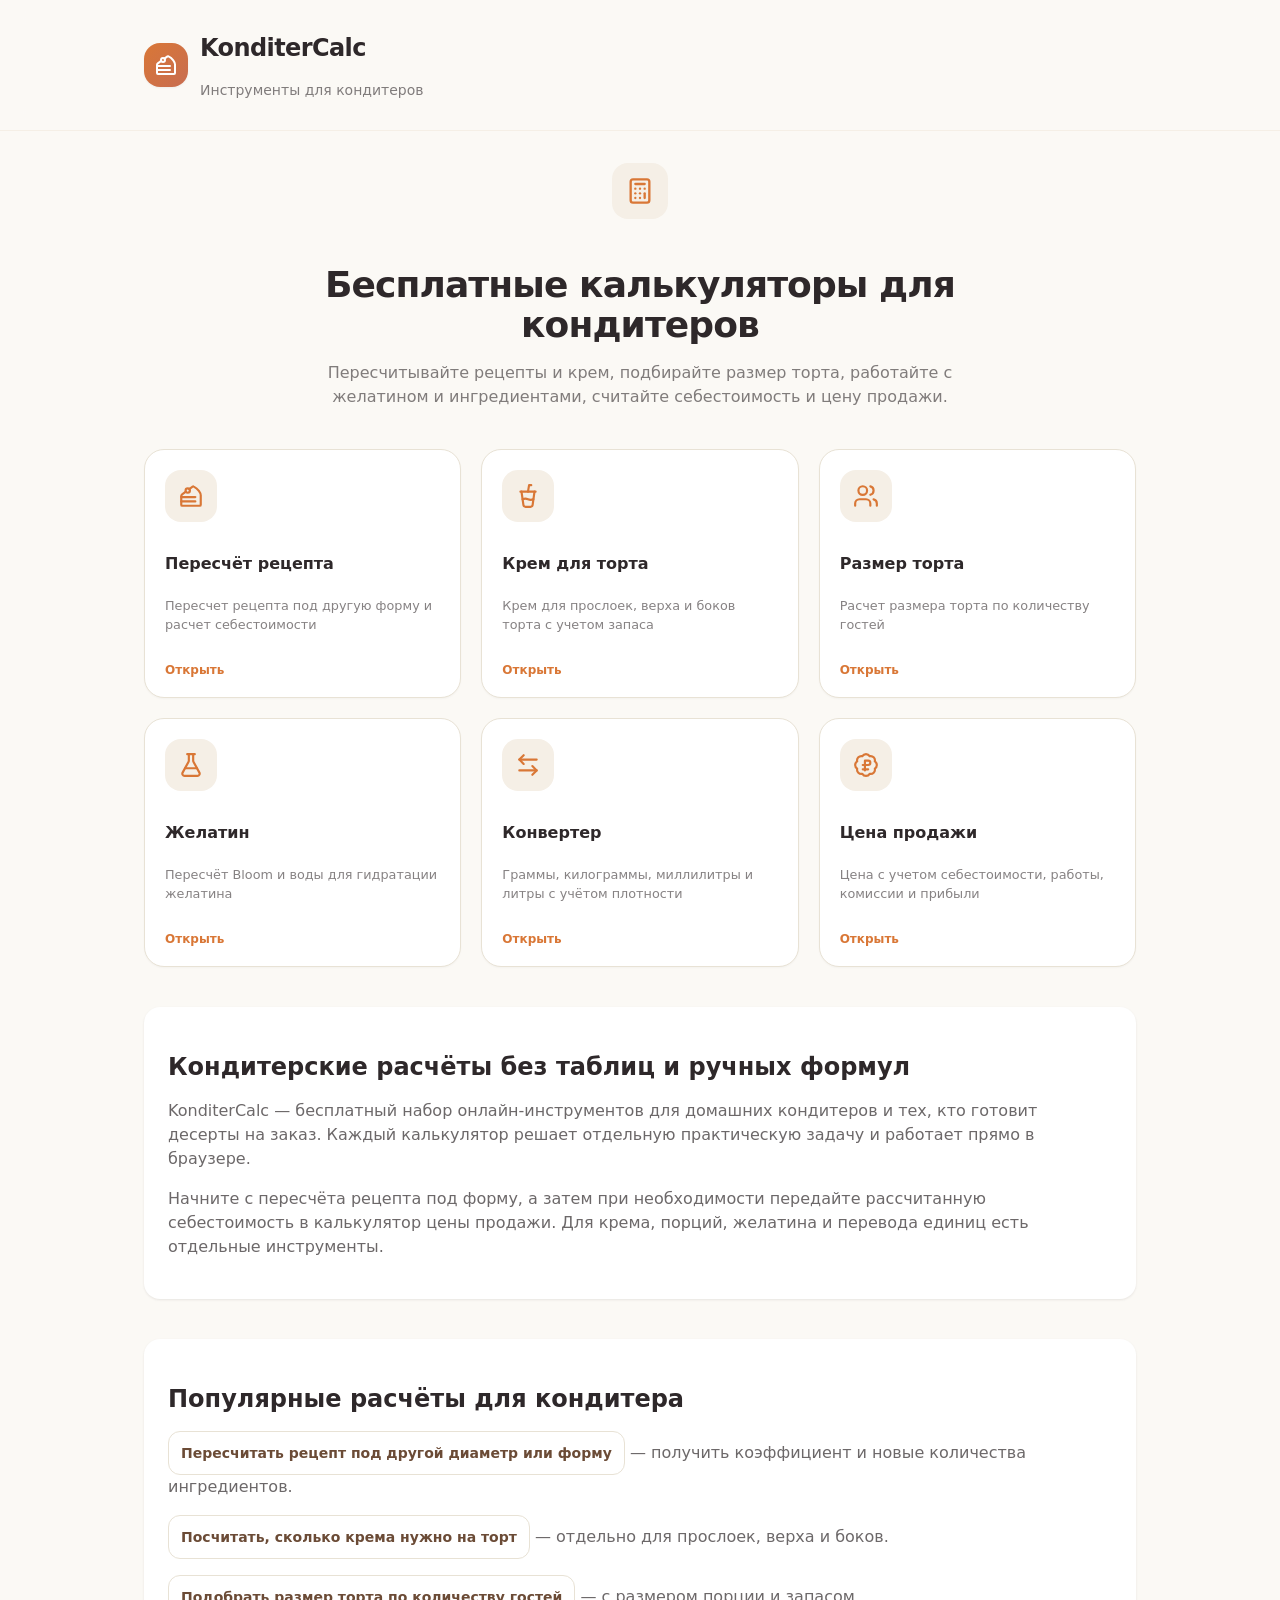
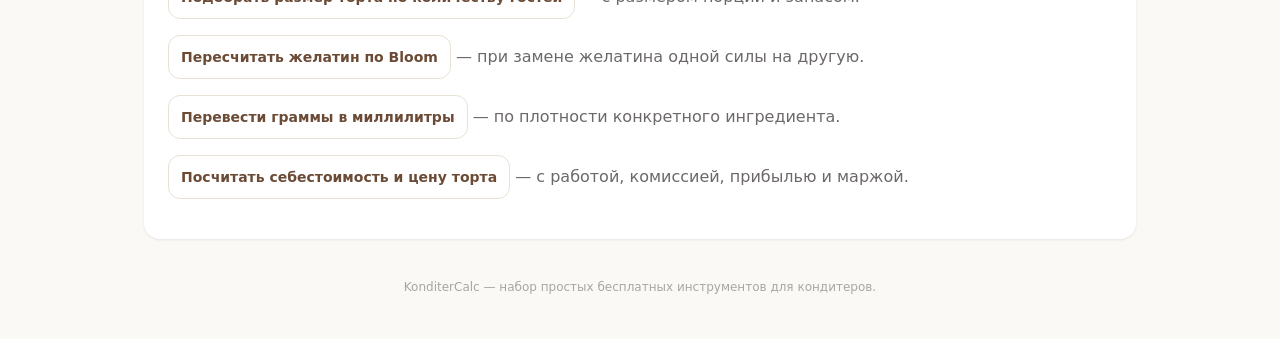
<file: index.html>
<!DOCTYPE html>
<html lang="ru">
<head>
<meta charset="UTF-8">
<meta name="viewport" content="width=device-width, initial-scale=1.0">
<link rel="icon" href="/favicon.svg" type="image/svg+xml">
<title>Калькуляторы для кондитеров онлайн | KonditerCalc</title>
<meta name="description" content="Бесплатные онлайн-калькуляторы для кондитеров: пересчёт рецепта, крем для торта, размер по гостям, желатин Bloom, конвертер ингредиентов и цена продажи.">
<link rel="canonical" href="https://konditercalc.ru/">
<meta property="og:locale" content="ru_RU">
<meta property="og:type" content="website">
<meta property="og:site_name" content="KonditerCalc">
<meta property="og:title" content="Калькуляторы для кондитеров онлайн | KonditerCalc">
<meta property="og:description" content="Бесплатные онлайн-калькуляторы для кондитеров: пересчёт рецепта, крем для торта, размер по гостям, желатин Bloom, конвертер ингредиентов и цена продажи.">
<meta property="og:url" content="https://konditercalc.ru/">
<meta name="twitter:card" content="summary">
<meta name="twitter:title" content="Калькуляторы для кондитеров онлайн | KonditerCalc">
<meta name="twitter:description" content="Бесплатные онлайн-калькуляторы для кондитеров: пересчёт рецепта, крем для торта, размер по гостям, желатин Bloom, конвертер ингредиентов и цена продажи.">
<script id="konditercalc-structured-data" type="application/ld+json">{"@context":"https://schema.org","@graph":[{"@type":"WebSite","name":"KonditerCalc","url":"https://konditercalc.ru/","description":"Бесплатные онлайн-калькуляторы для кондитеров: пересчёт рецепта, крем для торта, размер по гостям, желатин Bloom, конвертер ингредиентов и цена продажи.","inLanguage":"ru"},{"@type":"ItemList","name":"Калькуляторы для кондитеров","itemListElement":[{"@type":"ListItem","position":1,"name":"Пересчёт рецепта под другую форму","url":"https://konditercalc.ru/pereschet-recepta/"},{"@type":"ListItem","position":2,"name":"Калькулятор крема для торта","url":"https://konditercalc.ru/raschet-krema-dlya-torta/"},{"@type":"ListItem","position":3,"name":"Размер торта по количеству гостей","url":"https://konditercalc.ru/razmer-torta-po-gostyam/"},{"@type":"ListItem","position":4,"name":"Пересчёт желатина по Bloom","url":"https://konditercalc.ru/pereschet-zhelatina-bloom/"},{"@type":"ListItem","position":5,"name":"Конвертер ингредиентов","url":"https://konditercalc.ru/konverter-ingredientov/"},{"@type":"ListItem","position":6,"name":"Калькулятор цены торта и десерта","url":"https://konditercalc.ru/raschet-ceny-torta/"}]}]}</script>

<link rel="stylesheet" href="/css/styles.css">
<link rel="stylesheet" href="/css/utilities.css">
<script src="/js/icons.js" defer></script>
</head>
<body class="min-h-screen bg-cream text-dark font-sans">
<header class="sticky top-0 z-30 bg-cream/90 backdrop-blur-md border-b border-soft">
  <div class="max-w-5xl mx-auto px-4 py-4">
    <div class="flex items-center gap-3">
      <div class="w-11 h-11 rounded-2xl bg-gradient-to-br from-caramel to-terracotta flex items-center justify-center shadow-sm">
        <i data-lucide="cake-slice" class="w-6 h-6 text-white"></i>
      </div>
      <div>
        <h1 class="text-xl md:text-2xl font-bold tracking-tight">KonditerCalc</h1>
        <p class="text-xs md:text-sm text-dark/60">Инструменты для кондитеров</p>
      </div>
    </div>
  </div>
</header>
<main class="max-w-5xl mx-auto px-4 py-8 md:py-12">
  <section class="text-center max-w-2xl mx-auto mb-8 md:mb-10">
    <div class="inline-flex items-center justify-center w-14 h-14 rounded-2xl bg-soft mb-4">
      <i data-lucide="calculator" class="w-7 h-7 text-caramel"></i>
    </div>
    <h2 class="text-2xl md:text-4xl font-bold tracking-tight mb-3">Бесплатные калькуляторы для кондитеров</h2>
    <p class="text-sm md:text-base text-dark/60">Пересчитывайте рецепты и крем, подбирайте размер торта, работайте с желатином и ингредиентами, считайте себестоимость и цену продажи.</p>
  </section>

  <section aria-labelledby="tools-title">
    <h2 id="tools-title" class="sr-only">Инструменты KonditerCalc</h2>
    <div class="grid grid-cols-2 md:grid-cols-3 gap-3 md:gap-5">
      <a href="/pereschet-recepta/" class="tool-tile group" aria-label="Пересчёт рецепта под другую форму и себестоимость">
        <div class="tool-icon"><i data-lucide="cake-slice"></i></div>
        <h3 class="tool-title">Пересчёт рецепта</h3>
        <p class="tool-description">Пересчет рецепта под другую форму и расчет себестоимости</p>
        <span class="tool-status">Открыть</span>
      </a>
      <a href="/raschet-krema-dlya-torta/" class="tool-tile group" aria-label="Калькулятор крема для торта">
        <div class="tool-icon"><i data-lucide="cup-soda"></i></div>
        <h3 class="tool-title">Крем для торта</h3>
        <p class="tool-description">Крем для прослоек, верха и боков торта с учетом запаса</p>
        <span class="tool-status">Открыть</span>
      </a>
      <a href="/razmer-torta-po-gostyam/" class="tool-tile group" aria-label="Калькулятор порций — размер торта по количеству гостей">
        <div class="tool-icon"><i data-lucide="users"></i></div>
        <h3 class="tool-title">Размер торта</h3>
        <p class="tool-description">Расчет размера торта по количеству гостей</p>
        <span class="tool-status">Открыть</span>
      </a>
      <a href="/pereschet-zhelatina-bloom/" class="tool-tile group" aria-label="Пересчёт желатина по силе Bloom">
        <div class="tool-icon"><i data-lucide="flask-conical"></i></div>
        <h3 class="tool-title">Желатин</h3>
        <p class="tool-description">Пересчёт Bloom и воды для гидратации желатина</p>
        <span class="tool-status">Открыть</span>
      </a>
      <a href="/konverter-ingredientov/" class="tool-tile group" aria-label="Конвертер ингредиентов — масса, объём и плотность">
        <div class="tool-icon"><i data-lucide="arrow-left-right"></i></div>
        <h3 class="tool-title">Конвертер</h3>
        <p class="tool-description">Граммы, килограммы, миллилитры и литры с учётом плотности</p>
        <span class="tool-status">Открыть</span>
      </a>
      <a href="/raschet-ceny-torta/" class="tool-tile group" aria-label="Цена продажи — себестоимость, работа, комиссия и прибыль">
        <div class="tool-icon"><i data-lucide="badge-russian-ruble"></i></div>
        <h3 class="tool-title">Цена продажи</h3>
        <p class="tool-description">Цена с учетом себестоимости, работы, комиссии и прибыли</p>
        <span class="tool-status">Открыть</span>
      </a>
    </div>
  </section>


  <section class="card p-5 md:p-6 mt-8 md:mt-10" aria-labelledby="about-calculators-title">
    <h2 id="about-calculators-title" class="text-xl md:text-2xl font-bold mb-3">Кондитерские расчёты без таблиц и ручных формул</h2>
    <p class="text-sm md:text-base text-dark/70 mb-3">KonditerCalc — бесплатный набор онлайн-инструментов для домашних кондитеров и тех, кто готовит десерты на заказ. Каждый калькулятор решает отдельную практическую задачу и работает прямо в браузере.</p>
    <p class="text-sm md:text-base text-dark/70">Начните с пересчёта рецепта под форму, а затем при необходимости передайте рассчитанную себестоимость в калькулятор цены продажи. Для крема, порций, желатина и перевода единиц есть отдельные инструменты.</p>
  </section>

  <section class="card p-5 md:p-6 mt-8 md:mt-10" aria-labelledby="popular-tasks-title">
  <h2 id="popular-tasks-title" class="text-xl md:text-2xl font-bold mb-3">Популярные расчёты для кондитера</h2>
  <div class="space-y-3 text-sm md:text-base text-dark/70 leading-relaxed">
    <p><a class="home-link" href="/pereschet-recepta/">Пересчитать рецепт под другой диаметр или форму</a> — получить коэффициент и новые количества ингредиентов.</p>
    <p><a class="home-link" href="/raschet-krema-dlya-torta/">Посчитать, сколько крема нужно на торт</a> — отдельно для прослоек, верха и боков.</p>
    <p><a class="home-link" href="/razmer-torta-po-gostyam/">Подобрать размер торта по количеству гостей</a> — с размером порции и запасом.</p>
    <p><a class="home-link" href="/pereschet-zhelatina-bloom/">Пересчитать желатин по Bloom</a> — при замене желатина одной силы на другую.</p>
    <p><a class="home-link" href="/konverter-ingredientov/">Перевести граммы в миллилитры</a> — по плотности конкретного ингредиента.</p>
    <p><a class="home-link" href="/raschet-ceny-torta/">Посчитать себестоимость и цену торта</a> — с работой, комиссией, прибылью и маржой.</p>
  </div>
</section>
  <section class="mt-8 md:mt-10 text-center">
    <p class="text-xs text-dark/40">KonditerCalc — набор простых бесплатных инструментов для кондитеров.</p>
  </section>
</main>
<script>
  document.addEventListener('DOMContentLoaded', () => window.lucide?.createIcons());
</script>
<script src="/js/analytics.js"></script>
<noscript><div><img src="https://mc.yandex.ru/watch/112356971" style="position:absolute; left:-9999px;" alt="" /></div></noscript>
</body>
</html>
</file>
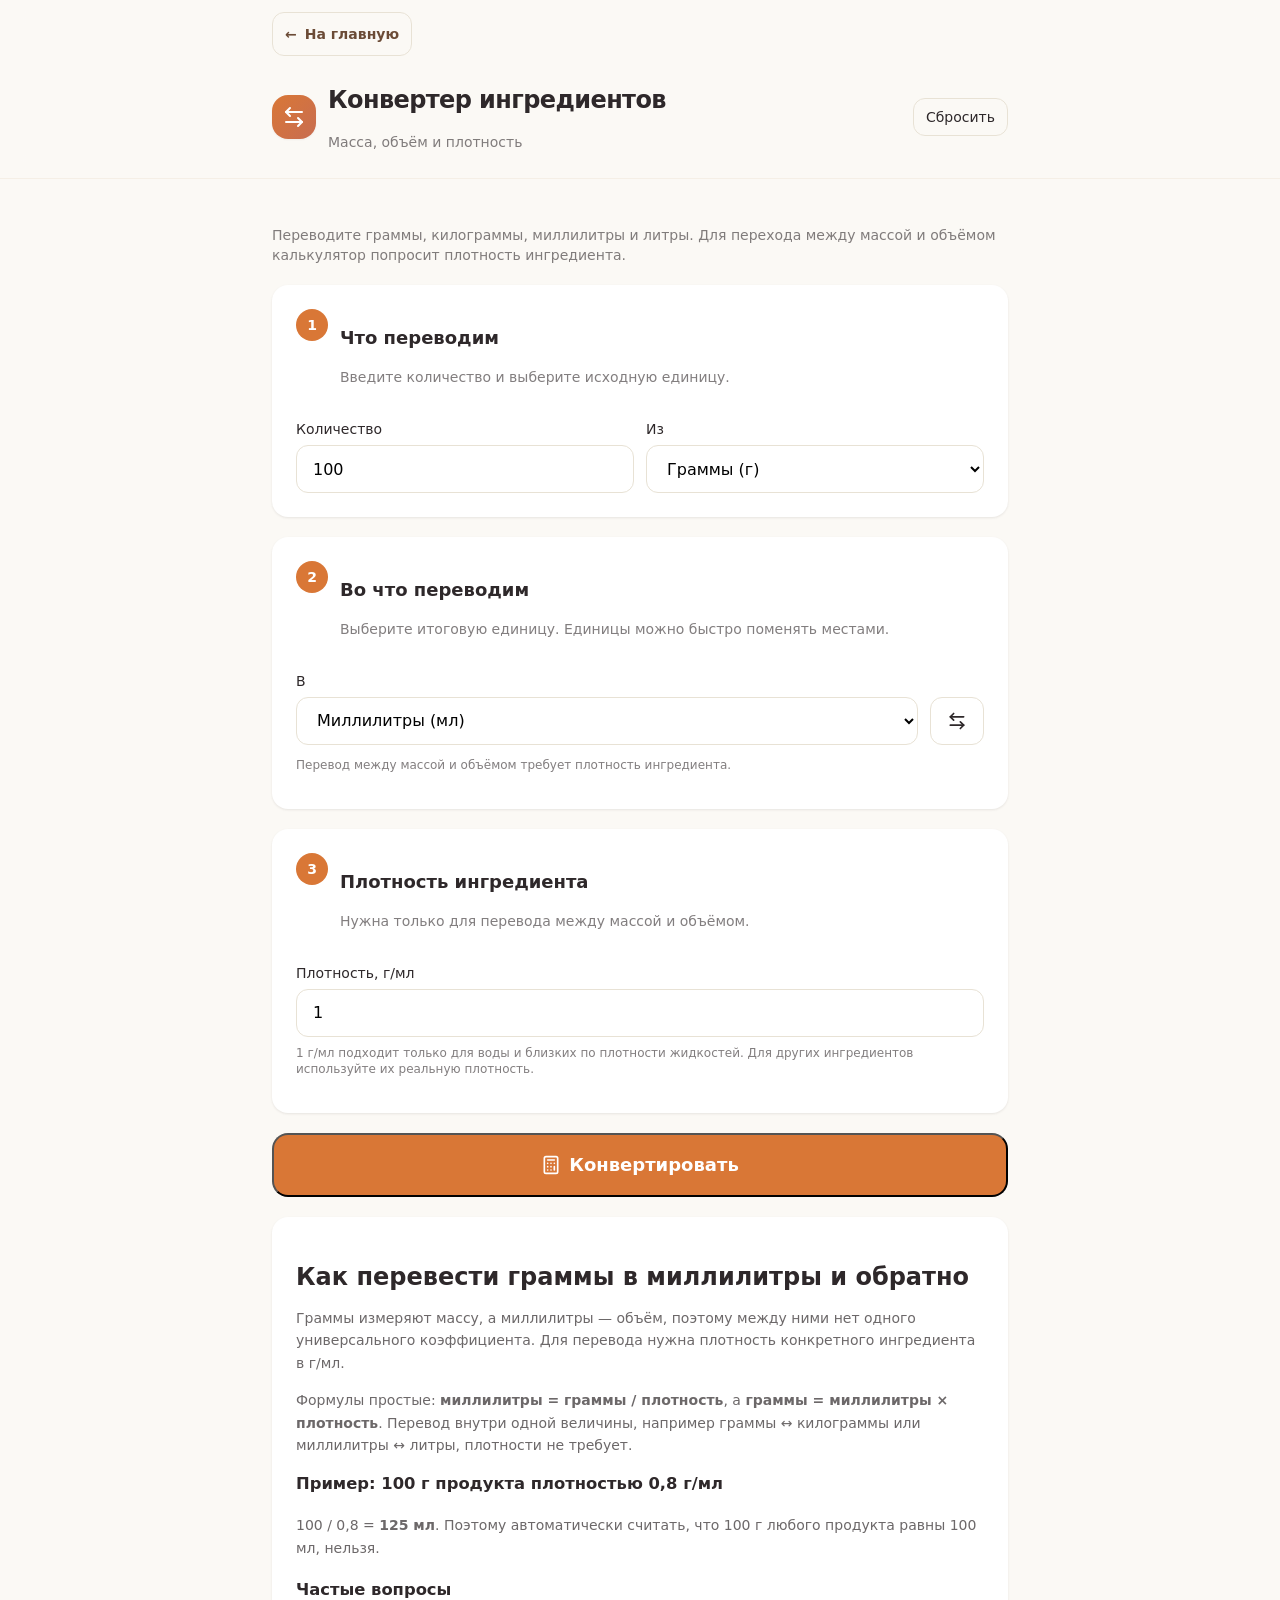
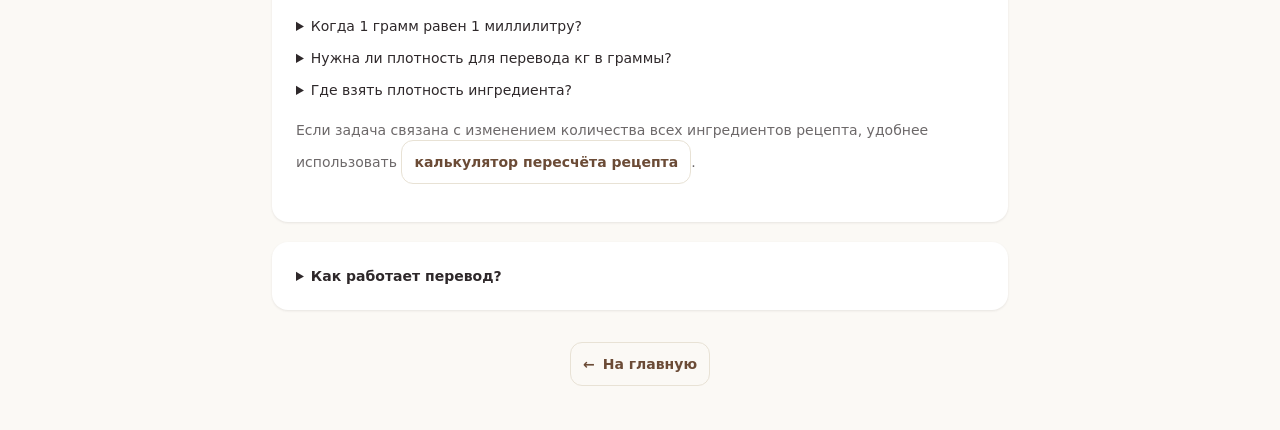
<file: konverter-ingredientov/index.html>
<!DOCTYPE html>
<html lang="ru">
<head>
<meta charset="UTF-8">
<meta name="viewport" content="width=device-width, initial-scale=1.0">
<link rel="icon" href="/favicon.svg" type="image/svg+xml">
<title>Граммы в миллилитры: конвертер ингредиентов | KonditerCalc</title>
<meta name="description" content="Переводите граммы в миллилитры и обратно по плотности ингредиента, а также конвертируйте граммы, килограммы, миллилитры и литры.">
<link rel="canonical" href="https://konditercalc.ru/konverter-ingredientov/">
<meta property="og:locale" content="ru_RU">
<meta property="og:type" content="website">
<meta property="og:site_name" content="KonditerCalc">
<meta property="og:title" content="Граммы в миллилитры: конвертер ингредиентов | KonditerCalc">
<meta property="og:description" content="Переводите граммы в миллилитры и обратно по плотности ингредиента, а также конвертируйте граммы, килограммы, миллилитры и литры.">
<meta property="og:url" content="https://konditercalc.ru/konverter-ingredientov/">
<meta name="twitter:card" content="summary">
<meta name="twitter:title" content="Граммы в миллилитры: конвертер ингредиентов | KonditerCalc">
<meta name="twitter:description" content="Переводите граммы в миллилитры и обратно по плотности ингредиента, а также конвертируйте граммы, килограммы, миллилитры и литры.">
<script id="konditercalc-structured-data" type="application/ld+json">{"@context":"https://schema.org","@type":"SoftwareApplication","name":"Конвертер ингредиентов","url":"https://konditercalc.ru/konverter-ingredientov/","description":"Переводите граммы в миллилитры и обратно по плотности ингредиента, а также конвертируйте граммы, килограммы, миллилитры и литры.","applicationCategory":"UtilityApplication","operatingSystem":"Any","inLanguage":"ru","isAccessibleForFree":true,"offers":{"@type":"Offer","price":"0","priceCurrency":"RUB"}}</script>

<link rel="stylesheet" href="/css/styles.css">
<link rel="stylesheet" href="/css/utilities.css">
<script src="/js/icons.js" defer></script>
<script src="/js/convertercalc-math.js?v=1" defer></script>
<script src="/js/convertercalc.js?v=1" defer></script>
</head>
<body class="min-h-screen bg-cream text-dark font-sans">
<header class="sticky top-0 z-30 bg-cream/90 backdrop-blur-md border-b border-soft">
  <div class="max-w-3xl mx-auto px-4 py-3">
    <nav aria-label="Навигация инструмента" class="mb-3"><a href="/" class="home-link"><span aria-hidden="true">←</span> На главную</a></nav>
    <div class="flex items-center justify-between gap-3">
      <div class="flex items-center gap-3 min-w-0">
        <div class="w-11 h-11 rounded-2xl bg-gradient-to-br from-caramel to-terracotta flex items-center justify-center shrink-0 shadow-sm" aria-hidden="true"><i data-lucide="arrow-left-right" class="w-6 h-6 text-white"></i></div>
        <div class="min-w-0"><h1 class="text-xl md:text-2xl font-bold tracking-tight">Конвертер ингредиентов</h1><p class="text-xs md:text-sm text-dark/60">Масса, объём и плотность</p></div>
      </div>
      <button type="reset" form="converterForm" class="btn-ghost px-3 py-2 rounded-xl text-sm font-medium shrink-0">Сбросить</button>
    </div>
  </div>
</header>
<main class="max-w-3xl mx-auto px-4 py-5 md:py-8 space-y-5">
  <p class="text-sm text-dark/60">Переводите граммы, килограммы, миллилитры и литры. Для перехода между массой и объёмом калькулятор попросит плотность ингредиента.</p>
  <noscript><p class="card p-5">Для конвертации включите JavaScript. Ссылка «На главную» работает и без него.</p></noscript>

  <form id="converterForm" class="space-y-5" novalidate>
    <section class="card p-5 md:p-6" aria-labelledby="converter-value-title">
      <div class="flex items-start gap-3 mb-5"><span class="step-number" aria-hidden="true">1</span><div><h2 id="converter-value-title" class="text-lg font-semibold">Что переводим</h2><p class="text-sm text-dark/60 mt-1">Введите количество и выберите исходную единицу.</p></div></div>
      <div class="grid grid-cols-1 sm:grid-cols-2 gap-3">
        <label class="block"><span class="cream-label">Количество</span><input id="amount" name="amount" type="text" inputmode="decimal" maxlength="32" value="100" class="input-field w-full" required></label>
        <label class="block"><span class="cream-label">Из</span><select id="fromUnit" name="fromUnit" class="input-field w-full"><option value="g" selected>Граммы (г)</option><option value="kg">Килограммы (кг)</option><option value="ml">Миллилитры (мл)</option><option value="l">Литры (л)</option></select></label>
      </div>
    </section>

    <section class="card p-5 md:p-6" aria-labelledby="converter-target-title">
      <div class="flex items-start gap-3 mb-5"><span class="step-number" aria-hidden="true">2</span><div><h2 id="converter-target-title" class="text-lg font-semibold">Во что переводим</h2><p class="text-sm text-dark/60 mt-1">Выберите итоговую единицу. Единицы можно быстро поменять местами.</p></div></div>
      <div class="grid grid-cols-[1fr_auto] gap-3 items-end">
        <label class="block"><span class="cream-label">В</span><select id="toUnit" name="toUnit" class="input-field w-full"><option value="g">Граммы (г)</option><option value="kg">Килограммы (кг)</option><option value="ml" selected>Миллилитры (мл)</option><option value="l">Литры (л)</option></select></label>
        <button id="swapUnits" type="button" class="btn-ghost h-12 px-4 rounded-xl font-semibold" aria-label="Поменять единицы местами"><i data-lucide="arrow-left-right" class="w-5 h-5" aria-hidden="true"></i></button>
      </div>
      <p id="converterModeNote" class="text-xs text-dark/60 mt-3"></p>
    </section>

    <section id="densityBlock" class="card p-5 md:p-6" aria-labelledby="converter-density-title">
      <div class="flex items-start gap-3 mb-5"><span class="step-number" aria-hidden="true">3</span><div><h2 id="converter-density-title" class="text-lg font-semibold">Плотность ингредиента</h2><p class="text-sm text-dark/60 mt-1">Нужна только для перевода между массой и объёмом.</p></div></div>
      <label class="block"><span class="cream-label">Плотность, г/мл</span><input id="density" name="density" type="text" inputmode="decimal" maxlength="32" value="1" class="input-field w-full" aria-describedby="densityHint"></label>
      <p id="densityHint" class="text-xs text-dark/60 mt-2">1 г/мл подходит только для воды и близких по плотности жидкостей. Для других ингредиентов используйте их реальную плотность.</p>
    </section>

    <div id="converterErrors" class="cream-errors" role="alert" tabindex="-1" hidden></div>
    <button type="submit" class="w-full btn-primary py-4 rounded-2xl font-bold text-lg flex items-center justify-center gap-2"><i data-lucide="calculator" class="w-5 h-5" aria-hidden="true"></i>Конвертировать</button>
  </form>

  <p id="converterStatus" role="status" class="text-sm text-dark/60"></p>
  <section id="converterResults" class="card p-5 md:p-6 cream-results" aria-labelledby="converter-result-title" tabindex="-1" hidden>
    <p class="text-sm text-dark/60 mb-1">Результат</p>
    <h2 id="converter-result-title" class="text-lg font-semibold">Конвертация ингредиента</h2>
    <p id="converterResultValue" class="text-4xl md:text-5xl font-bold text-caramel mt-2 mb-3"></p>
    <p id="converterSummary" class="text-sm text-dark/60 mb-5"></p>
    <dl class="cream-breakdown">
      <div><dt>Исходное значение</dt><dd id="converterSource"></dd></div>
      <div><dt>Итог</dt><dd id="converterTarget"></dd></div>
      <div><dt>Плотность</dt><dd id="converterDensity"></dd></div>
    </dl>
    <button id="copyConverter" type="button" class="btn-primary w-full rounded-xl py-3 font-semibold mt-5">Скопировать результат</button>
  </section>

    <section class="card p-5 md:p-6 text-sm" aria-labelledby="converter-guide-title">
  <h2 id="converter-guide-title" class="text-xl md:text-2xl font-bold mb-3">Как перевести граммы в миллилитры и обратно</h2>
  <div class="space-y-3 text-dark/70 leading-relaxed">
    <p>Граммы измеряют массу, а миллилитры — объём, поэтому между ними нет одного универсального коэффициента. Для перевода нужна плотность конкретного ингредиента в г/мл.</p>
    <p>Формулы простые: <strong>миллилитры = граммы / плотность</strong>, а <strong>граммы = миллилитры × плотность</strong>. Перевод внутри одной величины, например граммы ↔ килограммы или миллилитры ↔ литры, плотности не требует.</p>
    <h3 class="font-semibold text-dark">Пример: 100 г продукта плотностью 0,8 г/мл</h3>
    <p>100 / 0,8 = <strong>125 мл</strong>. Поэтому автоматически считать, что 100 г любого продукта равны 100 мл, нельзя.</p>
  </div>
  <div class="mt-5 space-y-3">
    <h3 class="font-semibold">Частые вопросы</h3>
    <details><summary class="font-medium cursor-pointer">Когда 1 грамм равен 1 миллилитру?</summary><p class="mt-2 text-dark/70 leading-relaxed">Только при плотности 1 г/мл. Для ингредиентов с другой плотностью масса и объём численно различаются.</p></details>
    <details><summary class="font-medium cursor-pointer">Нужна ли плотность для перевода кг в граммы?</summary><p class="mt-2 text-dark/70 leading-relaxed">Нет. Это обе единицы массы: 1 кг = 1000 г. Аналогично 1 л = 1000 мл для единиц объёма.</p></details>
    <details><summary class="font-medium cursor-pointer">Где взять плотность ингредиента?</summary><p class="mt-2 text-dark/70 leading-relaxed">Из надёжной технологической таблицы, документации производителя или измерить самостоятельно: массу известного объёма разделить на этот объём.</p></details>
  </div>
  <p class="mt-5 text-dark/70">Если задача связана с изменением количества всех ингредиентов рецепта, удобнее использовать <a class="home-link" href="/pereschet-recepta/">калькулятор пересчёта рецепта</a>.</p>
</section>
<details class="card p-5 md:p-6 text-sm">
    <summary class="font-semibold cursor-pointer">Как работает перевод?</summary>
    <div class="mt-3 space-y-3 text-dark/70 leading-relaxed">
      <p>Граммы и килограммы переводятся друг в друга напрямую. То же относится к миллилитрам и литрам.</p>
      <p>Для массы → объём используется формула <code>объём = масса / плотность</code>. Для объёма → массу: <code>масса = объём × плотность</code>.</p>
      <p>Плотность задаётся в г/мл. Универсального равенства «1 мл = 1 г» для всех ингредиентов не существует.</p>
    </div>
  </details>
  <footer class="text-center py-3"><a href="/" class="home-link"><span aria-hidden="true">←</span> На главную</a></footer>
</main>
<script src="/js/analytics.js"></script>
<noscript><div><img src="https://mc.yandex.ru/watch/112356971" style="position:absolute; left:-9999px;" alt="" /></div></noscript>
</body>
</html>
</file>
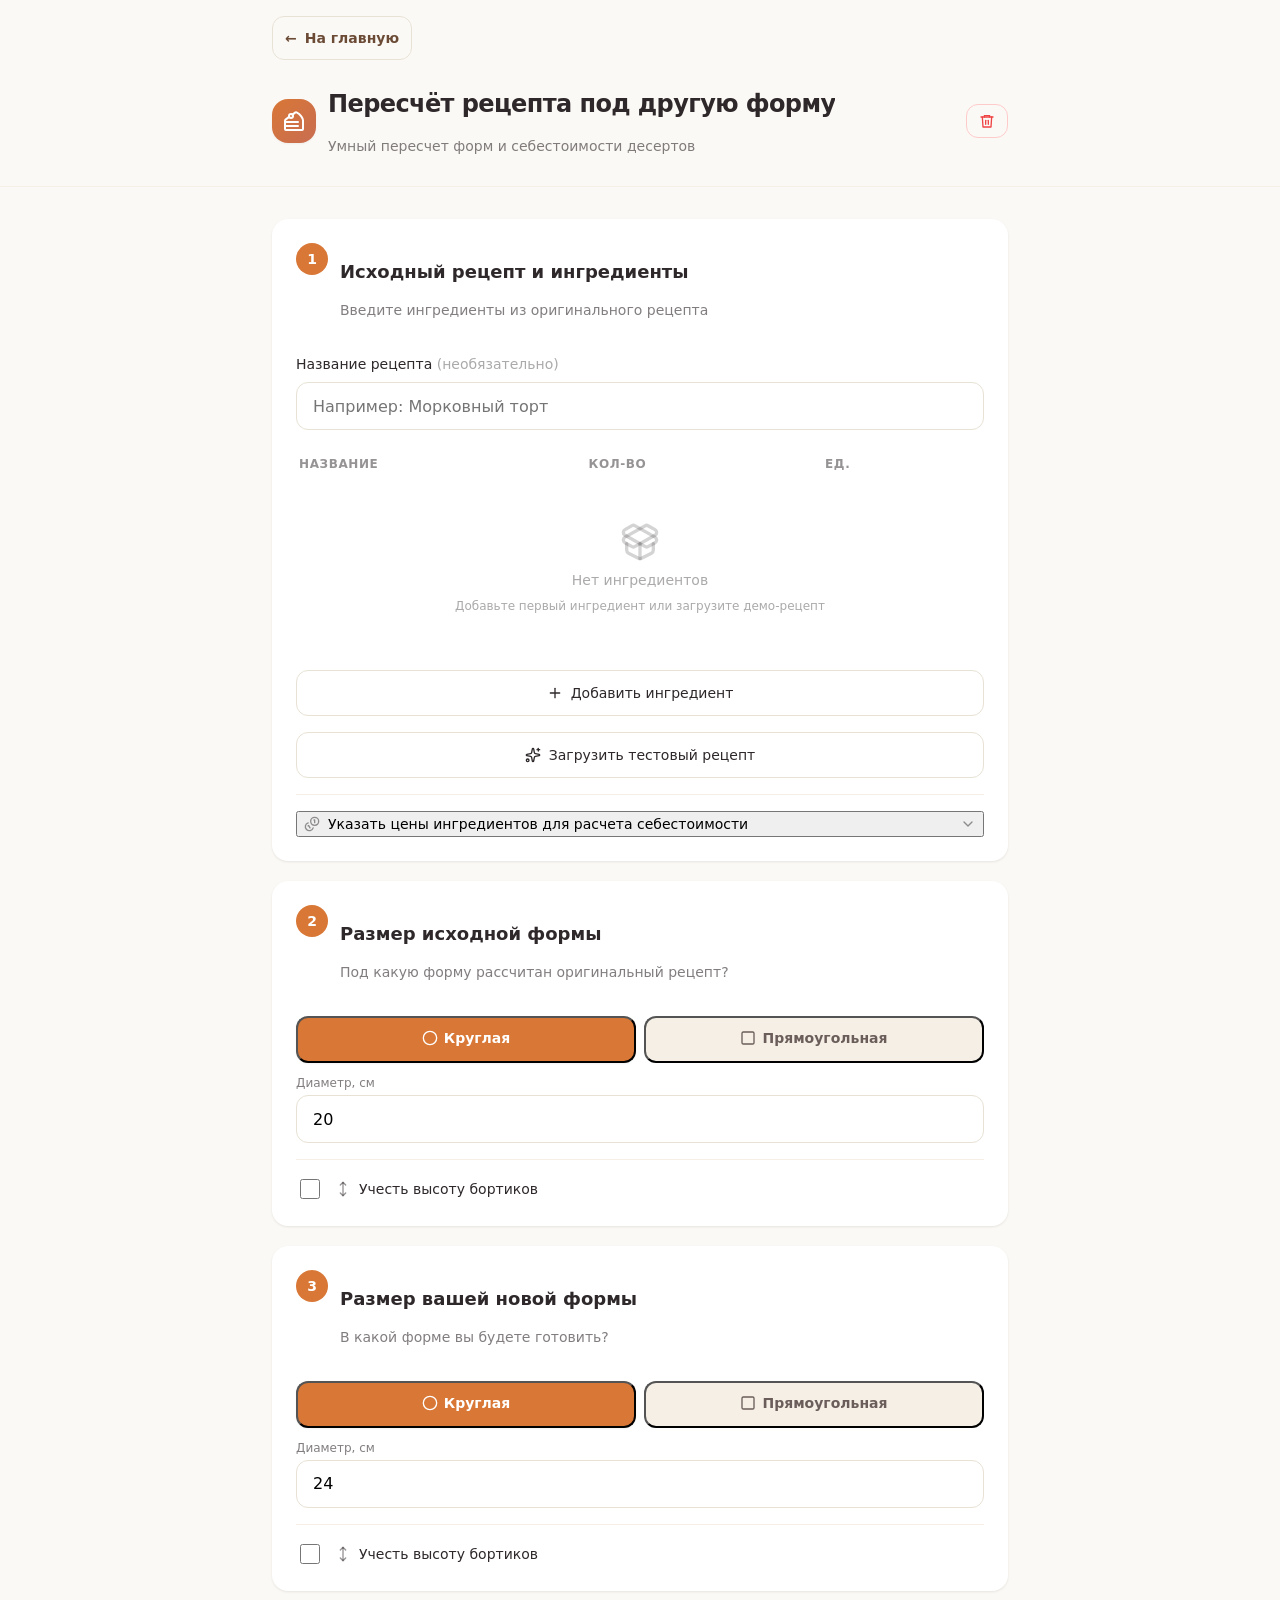
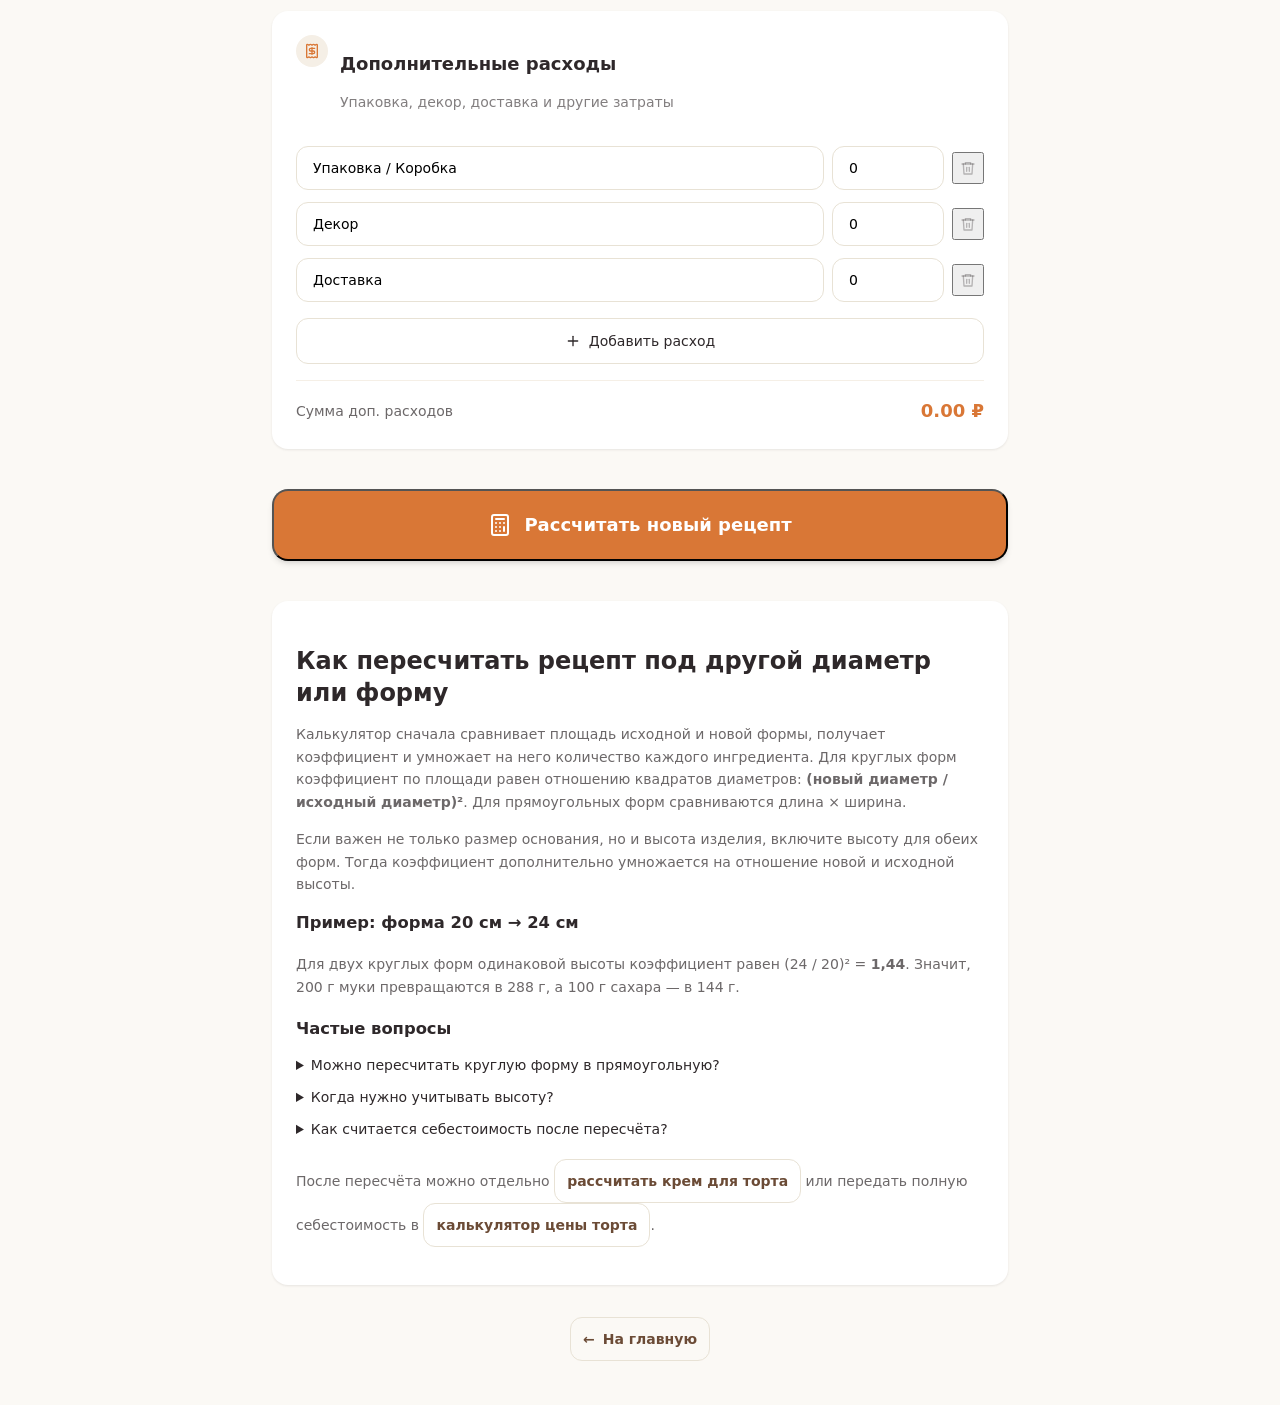
<file: pereschet-recepta/index.html>
<!DOCTYPE html>
<html lang="ru">
<head>
<meta charset="UTF-8">
<meta name="viewport" content="width=device-width, initial-scale=1.0">
<link rel="icon" href="/favicon.svg" type="image/svg+xml">
<title>Калькулятор пересчёта рецепта под другую форму | KonditerCalc</title>
<meta name="description" content="Пересчитайте рецепт под другой диаметр или размер формы. Калькулятор рассчитает коэффициент, новые количества ингредиентов и себестоимость.">
<link rel="canonical" href="https://konditercalc.ru/pereschet-recepta/">
<meta property="og:locale" content="ru_RU">
<meta property="og:type" content="website">
<meta property="og:site_name" content="KonditerCalc">
<meta property="og:title" content="Калькулятор пересчёта рецепта под другую форму | KonditerCalc">
<meta property="og:description" content="Пересчитайте рецепт под другой диаметр или размер формы. Калькулятор рассчитает коэффициент, новые количества ингредиентов и себестоимость.">
<meta property="og:url" content="https://konditercalc.ru/pereschet-recepta/">
<meta name="twitter:card" content="summary">
<meta name="twitter:title" content="Калькулятор пересчёта рецепта под другую форму | KonditerCalc">
<meta name="twitter:description" content="Пересчитайте рецепт под другой диаметр или размер формы. Калькулятор рассчитает коэффициент, новые количества ингредиентов и себестоимость.">
<script id="konditercalc-structured-data" type="application/ld+json">{"@context":"https://schema.org","@type":"SoftwareApplication","name":"Пересчёт рецепта под другую форму","url":"https://konditercalc.ru/pereschet-recepta/","description":"Пересчитайте рецепт под другой диаметр или размер формы. Калькулятор рассчитает коэффициент, новые количества ингредиентов и себестоимость.","applicationCategory":"UtilityApplication","operatingSystem":"Any","inLanguage":"ru","isAccessibleForFree":true,"offers":{"@type":"Offer","price":"0","priceCurrency":"RUB"}}</script>

<link rel="stylesheet" href="/css/styles.css">
<link rel="stylesheet" href="/css/utilities.css">
<script src="/js/icons.js" defer></script>
</head>
<body class="min-h-screen w-full max-w-full overflow-x-hidden box-border">
<div id="toast" class="fixed top-4 left-1/2 -translate-x-1/2 z-50 bg-dark text-cream px-5 py-3 rounded-2xl shadow-lg flex items-center gap-2 transition-all duration-300 translate-y-[-200%] opacity-0 pointer-events-none"><i data-lucide="check-circle-2" class="w-5 h-5 text-caramel"></i><span id="toastText" class="font-medium">Скопировано в буфер!</span></div>
<header class="sticky top-0 z-30 bg-cream/90 backdrop-blur-md border-b border-soft"><div class="max-w-3xl mx-auto px-4 py-4"><nav aria-label="Навигация инструмента" class="mb-3"><a href="/" class="home-link"><span aria-hidden="true">←</span> На главную</a></nav><div class="flex items-center justify-between gap-3"><div class="flex items-center gap-3 min-w-0"><div class="w-11 h-11 rounded-2xl bg-gradient-to-br from-caramel to-terracotta flex items-center justify-center flex-shrink-0 shadow-sm"><i data-lucide="cake-slice" class="w-6 h-6 text-white"></i></div><div class="min-w-0"><h1 class="text-xl md:text-2xl font-bold tracking-tight truncate">Пересчёт рецепта под другую форму</h1><p class="text-xs md:text-sm text-dark/60 truncate">Умный пересчет форм и себестоимости десертов</p></div></div><button type="button" data-action="clear-all" class="btn-ghost px-3 py-2 rounded-xl text-sm font-medium flex items-center gap-1.5 text-red-500 border-red-200 hover:bg-red-50" title="Очистить все"><i data-lucide="trash-2" class="w-4 h-4"></i><span class="hidden sm:inline">Очистить</span></button></div></div></header>
<main class="max-w-3xl mx-auto px-4 py-5 md:py-8 space-y-5 w-full max-w-full overflow-hidden box-border">
<section class="card p-5 md:p-6 fade-in"><div class="flex items-start gap-3 mb-5"><div class="step-number">1</div><div class="flex-1 min-w-0"><h2 class="text-lg font-semibold mb-1">Исходный рецепт и ингредиенты</h2><p class="text-sm text-dark/60">Введите ингредиенты из оригинального рецепта</p></div></div><label class="block mb-4"><span class="text-sm font-medium mb-2 block">Название рецепта <span class="text-dark/40 font-normal">(необязательно)</span></span><input type="text" id="recipeNameInput" data-action="recipe-name" placeholder="Например: Морковный торт" class="input-field w-full"></label><div class="overflow-x-auto scrollbar-hide -mx-5 md:-mx-6 px-5 md:px-6 mb-4"><table class="w-full text-sm"><thead><tr class="text-xs uppercase tracking-wider text-dark/50 border-b border-soft"><th class="text-left py-2 pr-2 font-semibold">Название</th><th class="text-left py-2 px-2 font-semibold">Кол-во</th><th class="text-left py-2 px-2 font-semibold">Ед.</th><th class="w-8"></th></tr></thead><tbody id="ingredientsBody"></tbody></table><div id="ingredientsPlaceholder" class="text-center py-10 text-dark/40"><div class="flex flex-col items-center gap-2"><i data-lucide="package-open" class="w-10 h-10 text-dark/20"></i><div class="text-sm">Нет ингредиентов</div><div class="text-xs">Добавьте первый ингредиент или загрузите демо-рецепт</div></div></div></div><button type="button" data-action="add-ingredient" class="w-full btn-ghost py-3 rounded-xl text-sm font-medium flex items-center justify-center gap-2 hover:border-caramel hover:text-caramel mb-4"><i data-lucide="plus" class="w-4 h-4"></i>Добавить ингредиент</button><button type="button" data-action="load-demo" class="w-full btn-ghost py-3 rounded-xl text-sm font-medium flex items-center justify-center gap-2 hover:border-caramel hover:text-caramel mb-4"><i data-lucide="sparkles" class="w-4 h-4"></i>Загрузить тестовый рецепт</button><div class="border-t border-soft pt-4"><button type="button" data-action="toggle-prices" class="w-full flex items-center justify-between text-left group"><div class="flex items-center gap-2"><i data-lucide="coins" class="w-4 h-4 text-dark/50 group-hover:text-caramel transition-colors"></i><span class="text-sm font-medium">Указать цены ингредиентов для расчета себестоимости</span></div><i data-lucide="chevron-down" id="pricesAccordionIcon" class="w-4 h-4 text-dark/50 transition-transform duration-300"></i></button><div id="pricesAccordionContent" class="hidden mt-4 slide-up"><div class="overflow-x-auto scrollbar-hide -mx-5 md:-mx-6 px-5 md:px-6"><table class="w-full text-sm"><thead><tr class="text-xs uppercase tracking-wider text-dark/50 border-b border-soft"><th class="text-left py-2 pr-2 font-semibold">Ингредиент</th><th class="text-left py-2 px-2 font-semibold">Цена, ₽</th><th class="text-left py-2 px-2 font-semibold">Вес упак.</th><th class="text-left py-2 pl-2 font-semibold">Ед.</th></tr></thead><tbody id="pricesBody"></tbody></table><div id="pricesPlaceholder" class="text-center py-8 text-dark/40 text-sm">Сначала добавьте ингредиенты</div></div></div></div></section>
<section class="card p-5 md:p-6 fade-in"><div class="flex items-start gap-3 mb-5"><div class="step-number">2</div><div class="flex-1 min-w-0"><h2 class="text-lg font-semibold mb-1">Размер исходной формы</h2><p class="text-sm text-dark/60">Под какую форму рассчитан оригинальный рецепт?</p></div></div><div id="originalFormTabs" class="flex gap-2 mb-3"></div><div id="originalFormFields"></div><div class="mt-4 pt-4 border-t border-soft"><label class="flex items-center gap-3 cursor-pointer select-none group"><input type="checkbox" id="useHeightOriginal" data-action="toggle-height" data-form-target="original" class="w-5 h-5 checkbox-caramel rounded cursor-pointer"><div class="flex items-center gap-2"><i data-lucide="move-vertical" class="w-4 h-4 text-dark/50 group-hover:text-caramel transition-colors"></i><span class="text-sm font-medium">Учесть высоту бортиков</span></div></label></div></section>
<section class="card p-5 md:p-6 fade-in"><div class="flex items-start gap-3 mb-5"><div class="step-number">3</div><div class="flex-1 min-w-0"><h2 class="text-lg font-semibold mb-1">Размер вашей новой формы</h2><p class="text-sm text-dark/60">В какой форме вы будете готовить?</p></div></div><div id="newFormTabs" class="flex gap-2 mb-3"></div><div id="newFormFields"></div><div class="mt-4 pt-4 border-t border-soft"><label class="flex items-center gap-3 cursor-pointer select-none group"><input type="checkbox" id="useHeightNew" data-action="toggle-height" data-form-target="new" class="w-5 h-5 checkbox-caramel rounded cursor-pointer"><div class="flex items-center gap-2"><i data-lucide="move-vertical" class="w-4 h-4 text-dark/50 group-hover:text-caramel transition-colors"></i><span class="text-sm font-medium">Учесть высоту бортиков</span></div></label></div></section>
<section class="card p-5 md:p-6 fade-in"><div class="flex items-start gap-3 mb-5"><div class="flex items-center justify-center w-8 h-8 rounded-full bg-soft flex-shrink-0"><i data-lucide="receipt" class="w-4 h-4 text-caramel"></i></div><div class="flex-1 min-w-0"><h2 class="text-lg font-semibold mb-1">Дополнительные расходы</h2><p class="text-sm text-dark/60">Упаковка, декор, доставка и другие затраты</p></div></div><div id="extraCostsContainer" class="space-y-3 mb-4"></div><button type="button" data-action="add-extra-cost" class="w-full btn-ghost py-3 rounded-xl text-sm font-medium flex items-center justify-center gap-2 hover:border-caramel hover:text-caramel"><i data-lucide="plus" class="w-4 h-4"></i>Добавить расход</button><div class="mt-4 pt-4 border-t border-soft flex items-center justify-between"><span class="text-sm font-medium text-dark/70">Сумма доп. расходов</span><span class="text-lg font-bold text-caramel" id="extraCostsTotal">0.00 ₽</span></div></section>
<div id="yandex_rtb_1" class="w-full flex justify-center my-0"></div>
<button type="button" data-action="calculate" class="w-full btn-primary py-5 rounded-2xl font-bold text-lg flex items-center justify-center gap-3 shadow-md hover:shadow-lg transition-all"><i data-lucide="calculator" class="w-6 h-6"></i>Рассчитать новый рецепт</button>
<section id="resultsSection" class="hidden"><div class="card p-5 md:p-6 slide-up"><div class="flex items-start gap-3 mb-5"><div class="step-number bg-gradient-to-br from-caramel to-terracotta">✓</div><div class="flex-1 min-w-0"><h2 class="text-lg font-semibold mb-1">Ваш пересчитанный рецепт</h2><p class="text-sm text-dark/60">Готово! Вот новые пропорции для вашей формы</p></div></div><div class="mb-5"><div id="resultCoefficientBadge" class="bg-caramel/10 text-caramel px-4 py-3 rounded-2xl font-semibold text-sm inline-flex items-center gap-2"><i data-lucide="calculator" class="w-4 h-4"></i><span>Коэффициент: ×1.00 (порция увеличена на 0%)</span></div></div><div class="overflow-x-auto scrollbar-hide -mx-5 md:-mx-6 px-5 md:px-6 mb-4"><table class="result-table w-full text-left"><thead><tr><th class="rounded-tl-xl">Ингредиент</th><th class="text-right rounded-tr-xl">Новое количество</th></tr></thead><tbody id="resultsBody"></tbody></table></div><label class="flex items-center gap-3 cursor-pointer select-none group mb-4"><input type="checkbox" id="roundResultsCheckbox" data-action="round-results" class="w-5 h-5 checkbox-caramel rounded"><span class="text-sm font-medium">Округлять до целых чисел</span></label><div class="grid grid-cols-2 gap-3 mb-4"><div class="bg-soft/40 rounded-xl p-3"><div class="text-xs text-dark/50 mb-1">Позиций</div><div class="text-lg font-bold" id="resultItemsCount">0</div></div><div class="bg-soft/40 rounded-xl p-3"><div class="text-xs text-dark/50 mb-1">Вес ингредиентов (г)</div><div class="text-lg font-bold text-caramel" id="resultTotalWeight">0 г</div></div></div><div id="resultCostSection" class="hidden mb-4"><div class="bg-soft/40 rounded-xl p-4 space-y-2"><div class="flex items-center gap-2 mb-3"><i data-lucide="wallet" class="w-5 h-5 text-caramel"></i><span class="font-semibold">Себестоимость</span></div><div class="flex items-center justify-between text-sm"><span class="text-dark/70">Ингредиенты</span><span class="font-medium" id="resultIngredientsCost">0.00 ₽</span></div><div class="flex items-center justify-between text-sm"><span class="text-dark/70">Доп. расходы</span><span class="font-medium" id="resultExtraCostsTotal">0.00 ₽</span></div><div class="border-t border-dark/10 pt-2 flex items-center justify-between"><span class="font-semibold">ИТОГО</span><span class="text-xl font-bold text-caramel" id="resultTotalCost">0.00 ₽</span></div></div></div><div class="flex flex-col sm:flex-row gap-3 pt-4 border-t border-soft"><button type="button" data-action="copy-recipe" class="flex-1 btn-primary py-3 rounded-xl font-semibold flex items-center justify-center gap-2"><i data-lucide="copy" class="w-5 h-5"></i>Скопировать рецепт</button><button type="button" data-action="recalculate" class="flex-1 btn-ghost py-3 rounded-xl font-semibold flex items-center justify-center gap-2"><i data-lucide="refresh-cw" class="w-5 h-5"></i>Пересчитать заново</button></div></div></section>
<div id="yandex_rtb_2" class="w-full flex justify-center my-0"></div>
  <section class="card p-5 md:p-6 text-sm" aria-labelledby="recipe-guide-title">
  <h2 id="recipe-guide-title" class="text-xl md:text-2xl font-bold mb-3">Как пересчитать рецепт под другой диаметр или форму</h2>
  <div class="space-y-3 text-dark/70 leading-relaxed">
    <p>Калькулятор сначала сравнивает площадь исходной и новой формы, получает коэффициент и умножает на него количество каждого ингредиента. Для круглых форм коэффициент по площади равен отношению квадратов диаметров: <strong>(новый диаметр / исходный диаметр)²</strong>. Для прямоугольных форм сравниваются длина × ширина.</p>
    <p>Если важен не только размер основания, но и высота изделия, включите высоту для обеих форм. Тогда коэффициент дополнительно умножается на отношение новой и исходной высоты.</p>
    <h3 class="font-semibold text-dark">Пример: форма 20 см → 24 см</h3>
    <p>Для двух круглых форм одинаковой высоты коэффициент равен (24 / 20)² = <strong>1,44</strong>. Значит, 200 г муки превращаются в 288 г, а 100 г сахара — в 144 г.</p>
  </div>
  <div class="mt-5 space-y-3">
    <h3 class="font-semibold">Частые вопросы</h3>
    <details><summary class="font-medium cursor-pointer">Можно пересчитать круглую форму в прямоугольную?</summary><p class="mt-2 text-dark/70 leading-relaxed">Да. Калькулятор сравнивает площади разных форм, поэтому исходная и новая форма не обязаны быть одного типа.</p></details>
    <details><summary class="font-medium cursor-pointer">Когда нужно учитывать высоту?</summary><p class="mt-2 text-dark/70 leading-relaxed">Когда вы хотите сохранить близкий объём изделия и высота исходной и новой формы действительно различается. Высоту нужно включить сразу для обеих форм.</p></details>
    <details><summary class="font-medium cursor-pointer">Как считается себестоимость после пересчёта?</summary><p class="mt-2 text-dark/70 leading-relaxed">Для ингредиента используется цена упаковки, её размер и новое количество. Если хотя бы для одного используемого ингредиента не хватает цены или размера упаковки, калькулятор помечает себестоимость как неполную.</p></details>
  </div>
  <p class="mt-5 text-dark/70">После пересчёта можно отдельно <a class="home-link" href="/raschet-krema-dlya-torta/">рассчитать крем для торта</a> или передать полную себестоимость в <a class="home-link" href="/raschet-ceny-torta/">калькулятор цены торта</a>.</p>
</section>
<footer class="text-center py-3"><a href="/" class="home-link"><span aria-hidden="true">←</span> На главную</a></footer>
</main>
<script src="/js/bakecalc-math.js"></script>
<script src="/js/bakecalc-state.js"></script>
<script src="/js/bakecalc-view.js"></script>
<script src="/js/bakecalc-events.js"></script>
<script src="/js/app.js"></script>
<script src="/js/analytics.js"></script>
<noscript><div><img src="https://mc.yandex.ru/watch/112356971" style="position:absolute; left:-9999px;" alt="" /></div></noscript>
</body>
</html>
</file>
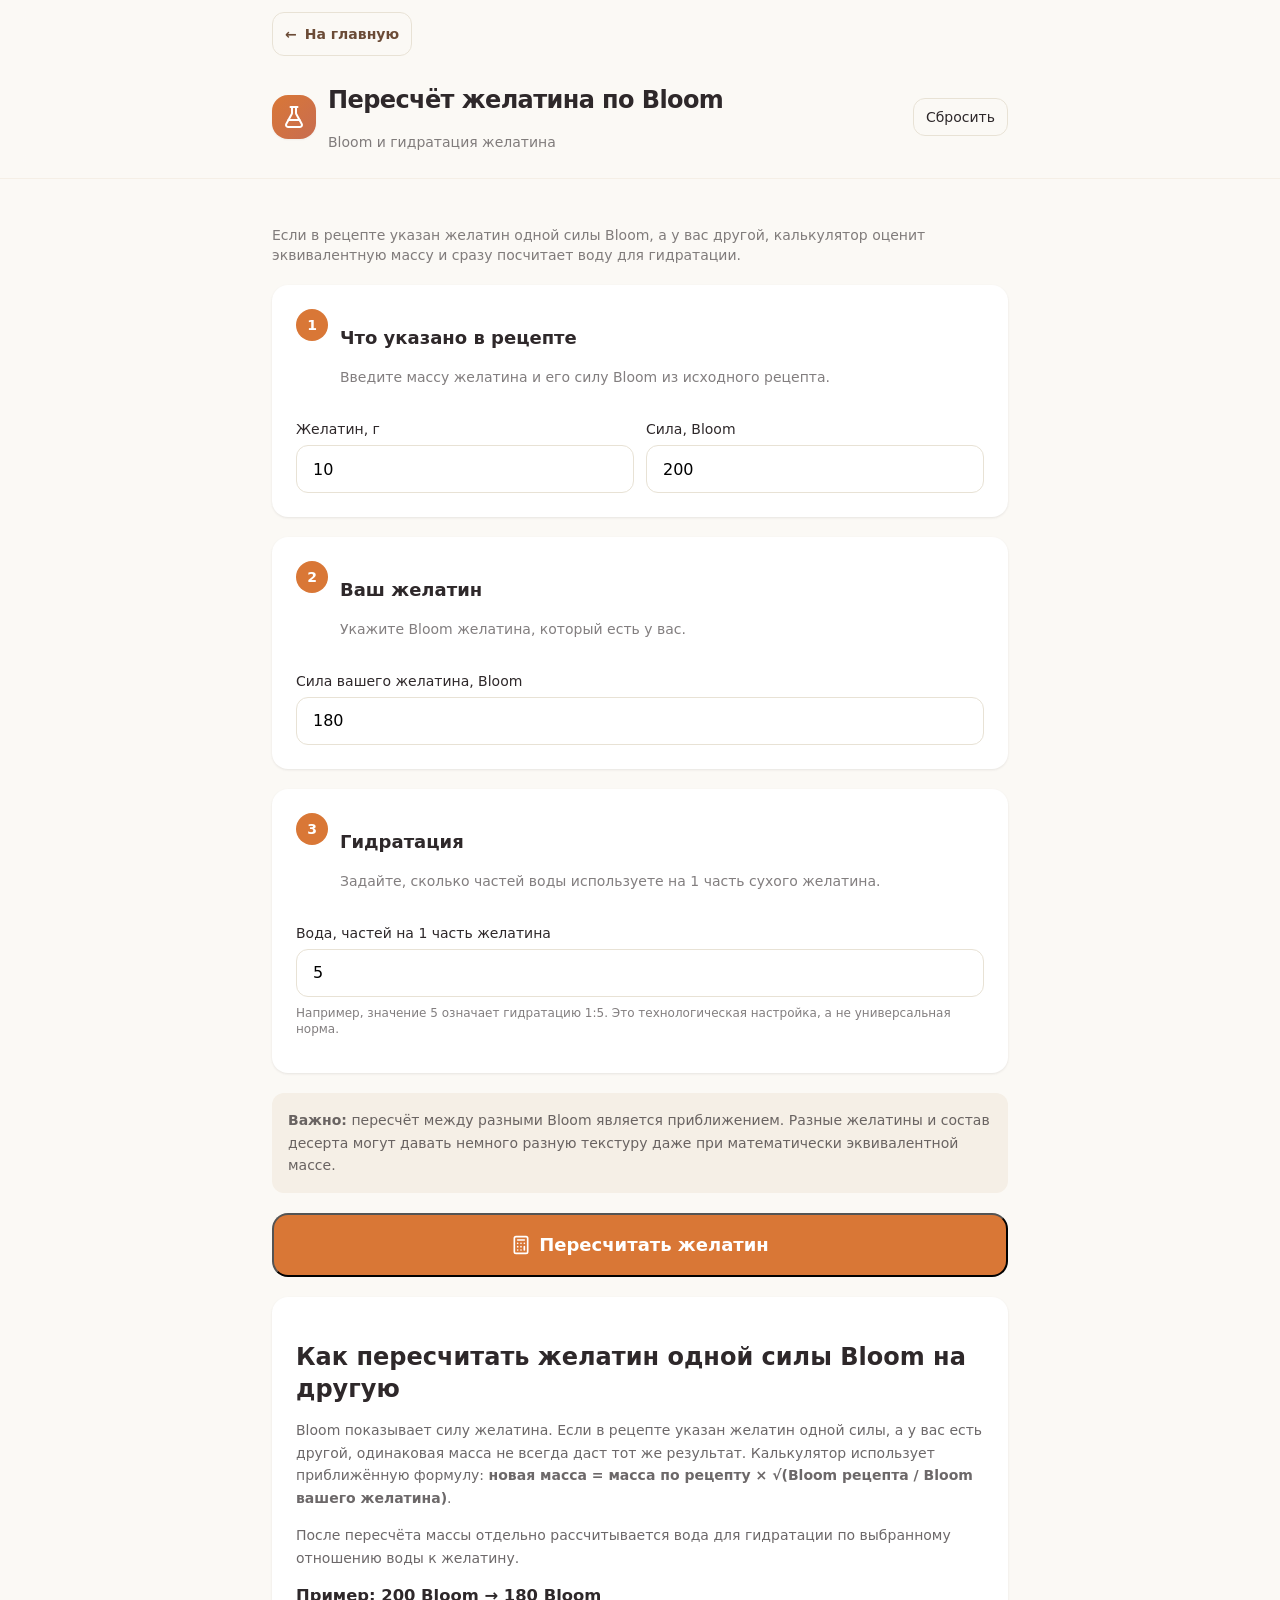
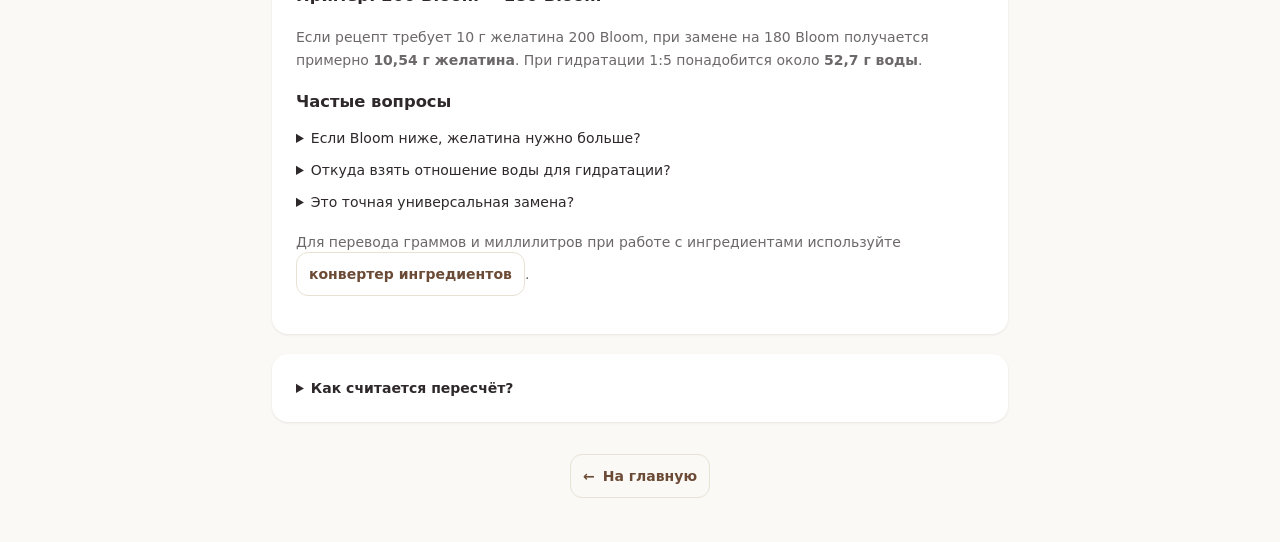
<file: pereschet-zhelatina-bloom/index.html>
<!DOCTYPE html>
<html lang="ru">
<head>
<meta charset="UTF-8">
<meta name="viewport" content="width=device-width, initial-scale=1.0">
<link rel="icon" href="/favicon.svg" type="image/svg+xml">
<title>Калькулятор желатина Bloom: пересчёт силы | KonditerCalc</title>
<meta name="description" content="Пересчитайте количество желатина при замене одной силы Bloom на другую и рассчитайте воду для гидратации.">
<link rel="canonical" href="https://konditercalc.ru/pereschet-zhelatina-bloom/">
<meta property="og:locale" content="ru_RU">
<meta property="og:type" content="website">
<meta property="og:site_name" content="KonditerCalc">
<meta property="og:title" content="Калькулятор желатина Bloom: пересчёт силы | KonditerCalc">
<meta property="og:description" content="Пересчитайте количество желатина при замене одной силы Bloom на другую и рассчитайте воду для гидратации.">
<meta property="og:url" content="https://konditercalc.ru/pereschet-zhelatina-bloom/">
<meta name="twitter:card" content="summary">
<meta name="twitter:title" content="Калькулятор желатина Bloom: пересчёт силы | KonditerCalc">
<meta name="twitter:description" content="Пересчитайте количество желатина при замене одной силы Bloom на другую и рассчитайте воду для гидратации.">
<script id="konditercalc-structured-data" type="application/ld+json">{"@context":"https://schema.org","@type":"SoftwareApplication","name":"Пересчёт желатина по Bloom","url":"https://konditercalc.ru/pereschet-zhelatina-bloom/","description":"Пересчитайте количество желатина при замене одной силы Bloom на другую и рассчитайте воду для гидратации.","applicationCategory":"UtilityApplication","operatingSystem":"Any","inLanguage":"ru","isAccessibleForFree":true,"offers":{"@type":"Offer","price":"0","priceCurrency":"RUB"}}</script>

<link rel="stylesheet" href="/css/styles.css">
<link rel="stylesheet" href="/css/utilities.css">
<script src="/js/icons.js" defer></script>
<script src="/js/gelatincalc-math.js?v=1" defer></script>
<script src="/js/gelatincalc.js?v=1" defer></script>
</head>
<body class="min-h-screen bg-cream text-dark font-sans">
<header class="sticky top-0 z-30 bg-cream/90 backdrop-blur-md border-b border-soft">
  <div class="max-w-3xl mx-auto px-4 py-3">
    <nav aria-label="Навигация инструмента" class="mb-3"><a href="/" class="home-link"><span aria-hidden="true">←</span> На главную</a></nav>
    <div class="flex items-center justify-between gap-3">
      <div class="flex items-center gap-3 min-w-0">
        <div class="w-11 h-11 rounded-2xl bg-gradient-to-br from-caramel to-terracotta flex items-center justify-center shrink-0 shadow-sm" aria-hidden="true"><i data-lucide="flask-conical" class="w-6 h-6 text-white"></i></div>
        <div class="min-w-0"><h1 class="text-xl md:text-2xl font-bold tracking-tight">Пересчёт желатина по Bloom</h1><p class="text-xs md:text-sm text-dark/60">Bloom и гидратация желатина</p></div>
      </div>
      <button type="reset" form="gelatinForm" class="btn-ghost px-3 py-2 rounded-xl text-sm font-medium shrink-0">Сбросить</button>
    </div>
  </div>
</header>
<main class="max-w-3xl mx-auto px-4 py-5 md:py-8 space-y-5">
  <p class="text-sm text-dark/60">Если в рецепте указан желатин одной силы Bloom, а у вас другой, калькулятор оценит эквивалентную массу и сразу посчитает воду для гидратации.</p>
  <noscript><p class="card p-5">Для расчёта включите JavaScript. Ссылка «На главную» работает и без него.</p></noscript>

  <form id="gelatinForm" class="space-y-5" novalidate>
    <section class="card p-5 md:p-6" aria-labelledby="gelatin-recipe-title">
      <div class="flex items-start gap-3 mb-5"><span class="step-number" aria-hidden="true">1</span><div><h2 id="gelatin-recipe-title" class="text-lg font-semibold">Что указано в рецепте</h2><p class="text-sm text-dark/60 mt-1">Введите массу желатина и его силу Bloom из исходного рецепта.</p></div></div>
      <div class="grid grid-cols-1 sm:grid-cols-2 gap-3">
        <label class="block"><span class="cream-label">Желатин, г</span><input id="recipeWeight" name="recipeWeight" type="text" inputmode="decimal" maxlength="32" value="10" class="input-field w-full" required></label>
        <label class="block"><span class="cream-label">Сила, Bloom</span><input id="recipeBloom" name="recipeBloom" type="text" inputmode="decimal" maxlength="32" value="200" class="input-field w-full" required></label>
      </div>
    </section>

    <section class="card p-5 md:p-6" aria-labelledby="gelatin-own-title">
      <div class="flex items-start gap-3 mb-5"><span class="step-number" aria-hidden="true">2</span><div><h2 id="gelatin-own-title" class="text-lg font-semibold">Ваш желатин</h2><p class="text-sm text-dark/60 mt-1">Укажите Bloom желатина, который есть у вас.</p></div></div>
      <label class="block"><span class="cream-label">Сила вашего желатина, Bloom</span><input id="availableBloom" name="availableBloom" type="text" inputmode="decimal" maxlength="32" value="180" class="input-field w-full" required></label>
    </section>

    <section class="card p-5 md:p-6" aria-labelledby="gelatin-water-title">
      <div class="flex items-start gap-3 mb-5"><span class="step-number" aria-hidden="true">3</span><div><h2 id="gelatin-water-title" class="text-lg font-semibold">Гидратация</h2><p class="text-sm text-dark/60 mt-1">Задайте, сколько частей воды используете на 1 часть сухого желатина.</p></div></div>
      <label class="block"><span class="cream-label">Вода, частей на 1 часть желатина</span><input id="waterRatio" name="waterRatio" type="text" inputmode="decimal" maxlength="32" value="5" class="input-field w-full" aria-describedby="gelatinWaterHint" required></label>
      <p id="gelatinWaterHint" class="text-xs text-dark/60 mt-2">Например, значение 5 означает гидратацию 1:5. Это технологическая настройка, а не универсальная норма.</p>
    </section>

    <div class="rounded-xl bg-soft p-4 text-sm leading-relaxed text-dark/70">
      <strong>Важно:</strong> пересчёт между разными Bloom является приближением. Разные желатины и состав десерта могут давать немного разную текстуру даже при математически эквивалентной массе.
    </div>

    <div id="gelatinErrors" class="cream-errors" role="alert" tabindex="-1" hidden></div>
    <button type="submit" class="w-full btn-primary py-4 rounded-2xl font-bold text-lg flex items-center justify-center gap-2"><i data-lucide="calculator" class="w-5 h-5" aria-hidden="true"></i>Пересчитать желатин</button>
  </form>

  <p id="gelatinStatus" role="status" class="text-sm text-dark/60"></p>
  <section id="gelatinResults" class="card p-5 md:p-6 cream-results" aria-labelledby="gelatin-result-title" tabindex="-1" hidden>
    <p class="text-sm text-dark/60 mb-1">Используйте вашего желатина</p>
    <h2 id="gelatin-result-title" class="text-lg font-semibold">Эквивалент по силе Bloom</h2>
    <p id="gelatinConverted" class="text-4xl md:text-5xl font-bold text-caramel mt-2 mb-3"></p>
    <p id="gelatinSummary" class="text-sm text-dark/60 mb-5"></p>
    <dl class="cream-breakdown">
      <div><dt>Исходный рецепт</dt><dd id="gelatinSource"></dd></div>
      <div><dt>Ваш желатин</dt><dd id="gelatinTarget"></dd></div>
      <div><dt>Гидратация</dt><dd id="gelatinRatio"></dd></div>
      <div><dt>Вода</dt><dd id="gelatinWater"></dd></div>
      <div class="font-bold"><dt>Желатиновая масса</dt><dd id="gelatinMass"></dd></div>
    </dl>
    <p class="text-xs text-dark/60 mt-4 leading-relaxed">Расчёт Bloom использует приближённую формулу с квадратным корнем отношения силы. Для критичной текстуры лучше сделать небольшой тест конкретного желатина.</p>
    <button id="copyGelatin" type="button" class="btn-primary w-full rounded-xl py-3 font-semibold mt-5">Скопировать расчёт</button>
  </section>

    <section class="card p-5 md:p-6 text-sm" aria-labelledby="gelatin-guide-title">
  <h2 id="gelatin-guide-title" class="text-xl md:text-2xl font-bold mb-3">Как пересчитать желатин одной силы Bloom на другую</h2>
  <div class="space-y-3 text-dark/70 leading-relaxed">
    <p>Bloom показывает силу желатина. Если в рецепте указан желатин одной силы, а у вас есть другой, одинаковая масса не всегда даст тот же результат. Калькулятор использует приближённую формулу: <strong>новая масса = масса по рецепту × √(Bloom рецепта / Bloom вашего желатина)</strong>.</p>
    <p>После пересчёта массы отдельно рассчитывается вода для гидратации по выбранному отношению воды к желатину.</p>
    <h3 class="font-semibold text-dark">Пример: 200 Bloom → 180 Bloom</h3>
    <p>Если рецепт требует 10 г желатина 200 Bloom, при замене на 180 Bloom получается примерно <strong>10,54 г желатина</strong>. При гидратации 1:5 понадобится около <strong>52,7 г воды</strong>.</p>
  </div>
  <div class="mt-5 space-y-3">
    <h3 class="font-semibold">Частые вопросы</h3>
    <details><summary class="font-medium cursor-pointer">Если Bloom ниже, желатина нужно больше?</summary><p class="mt-2 text-dark/70 leading-relaxed">По используемой формуле да: более слабого желатина потребуется немного больше, а более сильного — меньше.</p></details>
    <details><summary class="font-medium cursor-pointer">Откуда взять отношение воды для гидратации?</summary><p class="mt-2 text-dark/70 leading-relaxed">Используйте значение из рецепта или рекомендации производителя вашего желатина. Калькулятор не подменяет технологию конкретного продукта.</p></details>
    <details><summary class="font-medium cursor-pointer">Это точная универсальная замена?</summary><p class="mt-2 text-dark/70 leading-relaxed">Нет. Формула является практическим приближением. На результат также влияют тип желатина, состав десерта, температура и технология приготовления.</p></details>
  </div>
  <p class="mt-5 text-dark/70">Для перевода граммов и миллилитров при работе с ингредиентами используйте <a class="home-link" href="/konverter-ingredientov/">конвертер ингредиентов</a>.</p>
</section>
<details class="card p-5 md:p-6 text-sm">
    <summary class="font-semibold cursor-pointer">Как считается пересчёт?</summary>
    <div class="mt-3 space-y-3 text-dark/70 leading-relaxed">
      <p>Эквивалентная масса = масса из рецепта × √(Bloom рецепта / Bloom вашего желатина).</p>
      <p>Если ваш желатин слабее, его понадобится больше; если сильнее — меньше.</p>
      <p>Вода = рассчитанная масса желатина × выбранное отношение гидратации. Желатиновая масса = желатин + вода.</p>
    </div>
  </details>
  <footer class="text-center py-3"><a href="/" class="home-link"><span aria-hidden="true">←</span> На главную</a></footer>
</main>
<script src="/js/analytics.js"></script>
<noscript><div><img src="https://mc.yandex.ru/watch/112356971" style="position:absolute; left:-9999px;" alt="" /></div></noscript>
</body>
</html>
</file>
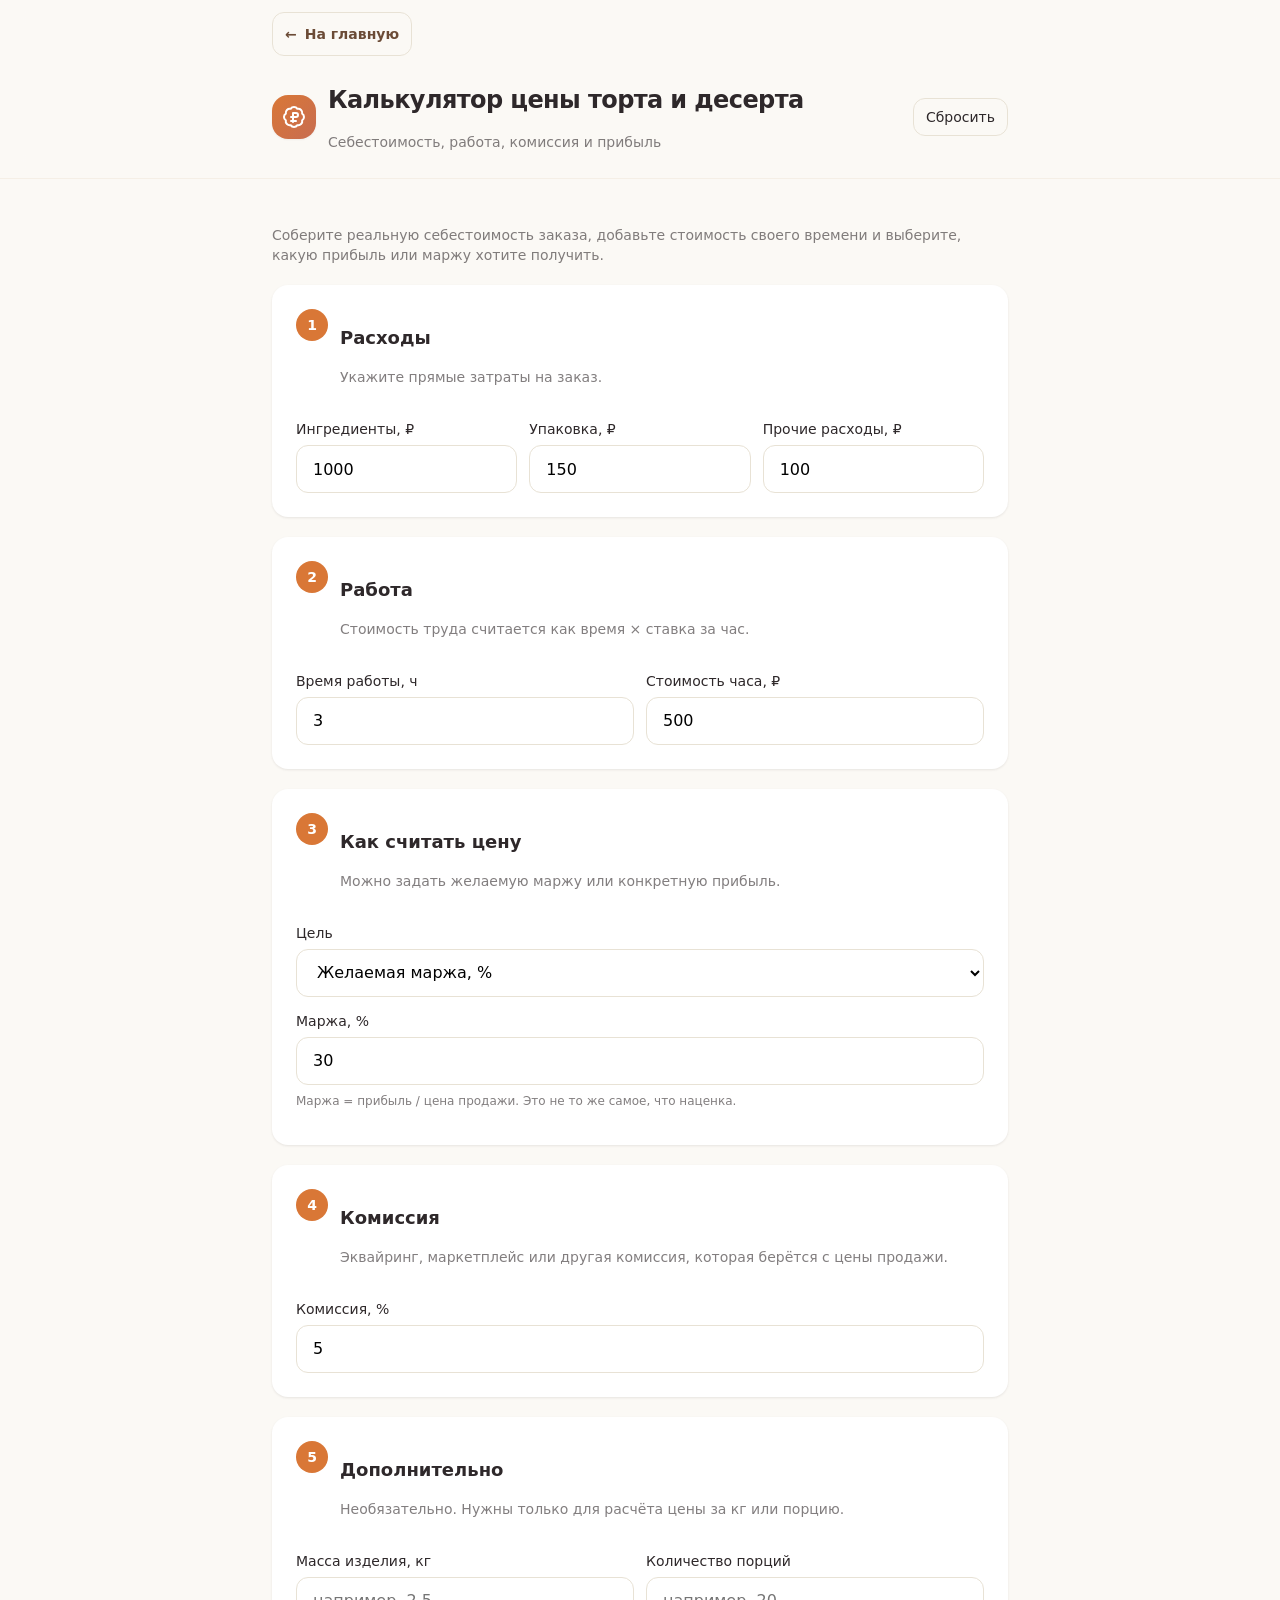
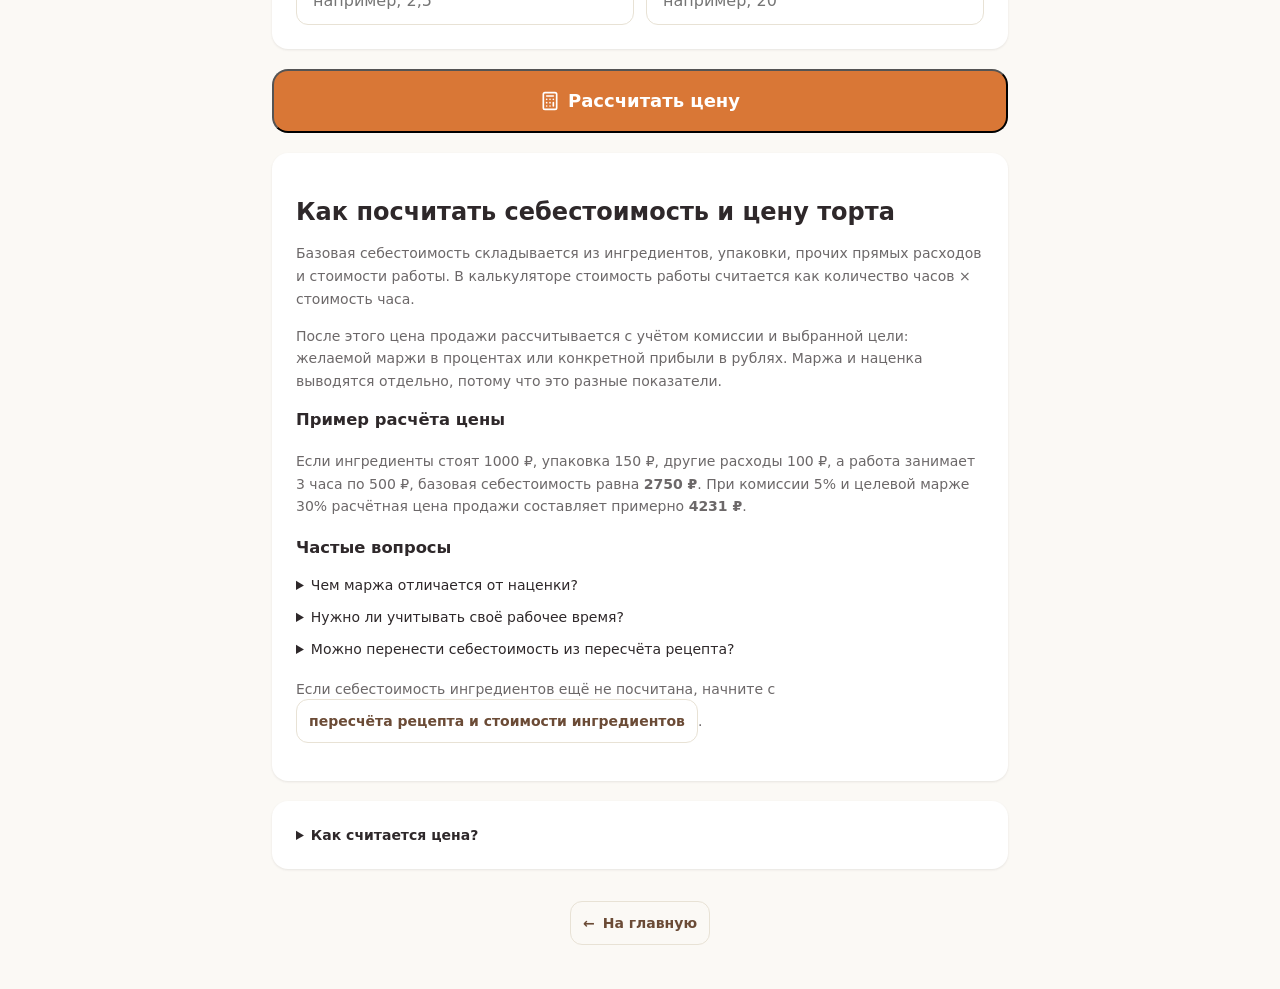
<file: raschet-ceny-torta/index.html>
<!DOCTYPE html>
<html lang="ru">
<head>
<meta charset="UTF-8">
<meta name="viewport" content="width=device-width, initial-scale=1.0">
<link rel="icon" href="/favicon.svg" type="image/svg+xml">
<title>Калькулятор себестоимости и цены торта | KonditerCalc</title>
<meta name="description" content="Рассчитайте себестоимость и цену торта или десерта с учётом ингредиентов, упаковки, работы, комиссии, прибыли, маржи и наценки.">
<link rel="canonical" href="https://konditercalc.ru/raschet-ceny-torta/">
<meta property="og:locale" content="ru_RU">
<meta property="og:type" content="website">
<meta property="og:site_name" content="KonditerCalc">
<meta property="og:title" content="Калькулятор себестоимости и цены торта | KonditerCalc">
<meta property="og:description" content="Рассчитайте себестоимость и цену торта или десерта с учётом ингредиентов, упаковки, работы, комиссии, прибыли, маржи и наценки.">
<meta property="og:url" content="https://konditercalc.ru/raschet-ceny-torta/">
<meta name="twitter:card" content="summary">
<meta name="twitter:title" content="Калькулятор себестоимости и цены торта | KonditerCalc">
<meta name="twitter:description" content="Рассчитайте себестоимость и цену торта или десерта с учётом ингредиентов, упаковки, работы, комиссии, прибыли, маржи и наценки.">
<script id="konditercalc-structured-data" type="application/ld+json">{"@context":"https://schema.org","@type":"SoftwareApplication","name":"Калькулятор цены торта и десерта","url":"https://konditercalc.ru/raschet-ceny-torta/","description":"Рассчитайте себестоимость и цену торта или десерта с учётом ингредиентов, упаковки, работы, комиссии, прибыли, маржи и наценки.","applicationCategory":"UtilityApplication","operatingSystem":"Any","inLanguage":"ru","isAccessibleForFree":true,"offers":{"@type":"Offer","price":"0","priceCurrency":"RUB"}}</script>

<link rel="stylesheet" href="/css/styles.css">
<link rel="stylesheet" href="/css/utilities.css">
<script src="/js/icons.js" defer></script>
<script src="/js/pricecalc-math.js?v=1" defer></script>
<script src="/js/pricecalc.js?v=1" defer></script>
</head>
<body class="min-h-screen bg-cream text-dark font-sans">
<header class="sticky top-0 z-30 bg-cream/90 backdrop-blur-md border-b border-soft">
  <div class="max-w-3xl mx-auto px-4 py-3">
    <nav aria-label="Навигация инструмента" class="mb-3"><a href="/" class="home-link"><span aria-hidden="true">←</span> На главную</a></nav>
    <div class="flex items-center justify-between gap-3">
      <div class="flex items-center gap-3 min-w-0">
        <div class="w-11 h-11 rounded-2xl bg-gradient-to-br from-caramel to-terracotta flex items-center justify-center shrink-0 shadow-sm" aria-hidden="true"><i data-lucide="badge-russian-ruble" class="w-6 h-6 text-white"></i></div>
        <div class="min-w-0"><h1 class="text-xl md:text-2xl font-bold tracking-tight">Калькулятор цены торта и десерта</h1><p class="text-xs md:text-sm text-dark/60">Себестоимость, работа, комиссия и прибыль</p></div>
      </div>
      <button type="reset" form="priceForm" class="btn-ghost px-3 py-2 rounded-xl text-sm font-medium shrink-0">Сбросить</button>
    </div>
  </div>
</header>
<main class="max-w-3xl mx-auto px-4 py-5 md:py-8 space-y-5">
  <p class="text-sm text-dark/60">Соберите реальную себестоимость заказа, добавьте стоимость своего времени и выберите, какую прибыль или маржу хотите получить.</p>
  <noscript><p class="card p-5">Для расчёта включите JavaScript. Ссылка «На главную» работает и без него.</p></noscript>

  <form id="priceForm" class="space-y-5" novalidate>
    <section class="card p-5 md:p-6" aria-labelledby="price-costs-title">
      <div class="flex items-start gap-3 mb-5"><span class="step-number" aria-hidden="true">1</span><div><h2 id="price-costs-title" class="text-lg font-semibold">Расходы</h2><p class="text-sm text-dark/60 mt-1">Укажите прямые затраты на заказ.</p></div></div>
      <div class="grid grid-cols-1 sm:grid-cols-3 gap-3">
        <label class="block"><span class="cream-label">Ингредиенты, ₽</span><input id="ingredientsCost" name="ingredientsCost" type="text" inputmode="decimal" maxlength="32" value="1000" class="input-field w-full" required></label>
        <label class="block"><span class="cream-label">Упаковка, ₽</span><input id="packagingCost" name="packagingCost" type="text" inputmode="decimal" maxlength="32" value="150" class="input-field w-full" required></label>
        <label class="block"><span class="cream-label">Прочие расходы, ₽</span><input id="extraCost" name="extraCost" type="text" inputmode="decimal" maxlength="32" value="100" class="input-field w-full" required></label>
      </div>
    </section>

    <section class="card p-5 md:p-6" aria-labelledby="price-work-title">
      <div class="flex items-start gap-3 mb-5"><span class="step-number" aria-hidden="true">2</span><div><h2 id="price-work-title" class="text-lg font-semibold">Работа</h2><p class="text-sm text-dark/60 mt-1">Стоимость труда считается как время × ставка за час.</p></div></div>
      <div class="grid grid-cols-1 sm:grid-cols-2 gap-3">
        <label class="block"><span class="cream-label">Время работы, ч</span><input id="hours" name="hours" type="text" inputmode="decimal" maxlength="32" value="3" class="input-field w-full" required></label>
        <label class="block"><span class="cream-label">Стоимость часа, ₽</span><input id="hourlyRate" name="hourlyRate" type="text" inputmode="decimal" maxlength="32" value="500" class="input-field w-full" required></label>
      </div>
    </section>

    <section class="card p-5 md:p-6" aria-labelledby="price-target-title">
      <div class="flex items-start gap-3 mb-5"><span class="step-number" aria-hidden="true">3</span><div><h2 id="price-target-title" class="text-lg font-semibold">Как считать цену</h2><p class="text-sm text-dark/60 mt-1">Можно задать желаемую маржу или конкретную прибыль.</p></div></div>
      <label class="block mb-4"><span class="cream-label">Цель</span><select id="targetMode" name="targetMode" class="input-field w-full"><option value="margin" selected>Желаемая маржа, %</option><option value="profit">Желаемая прибыль, ₽</option></select></label>
      <label class="block"><span id="targetValueLabel" class="cream-label">Маржа, %</span><input id="targetValue" name="targetValue" type="text" inputmode="decimal" maxlength="32" value="30" class="input-field w-full" required></label>
      <p id="targetHint" class="text-xs text-dark/60 mt-2">Маржа = прибыль / цена продажи. Это не то же самое, что наценка.</p>
    </section>

    <section class="card p-5 md:p-6" aria-labelledby="price-commission-title">
      <div class="flex items-start gap-3 mb-5"><span class="step-number" aria-hidden="true">4</span><div><h2 id="price-commission-title" class="text-lg font-semibold">Комиссия</h2><p class="text-sm text-dark/60 mt-1">Эквайринг, маркетплейс или другая комиссия, которая берётся с цены продажи.</p></div></div>
      <label class="block"><span class="cream-label">Комиссия, %</span><input id="commissionPercent" name="commissionPercent" type="text" inputmode="decimal" maxlength="32" value="5" class="input-field w-full" required></label>
    </section>

    <section class="card p-5 md:p-6" aria-labelledby="price-extra-title">
      <div class="flex items-start gap-3 mb-5"><span class="step-number" aria-hidden="true">5</span><div><h2 id="price-extra-title" class="text-lg font-semibold">Дополнительно</h2><p class="text-sm text-dark/60 mt-1">Необязательно. Нужны только для расчёта цены за кг или порцию.</p></div></div>
      <div class="grid grid-cols-1 sm:grid-cols-2 gap-3">
        <label class="block"><span class="cream-label">Масса изделия, кг</span><input id="productWeightKg" name="productWeightKg" type="text" inputmode="decimal" maxlength="32" value="" class="input-field w-full" placeholder="например, 2,5"></label>
        <label class="block"><span class="cream-label">Количество порций</span><input id="portions" name="portions" type="text" inputmode="numeric" maxlength="32" value="" class="input-field w-full" placeholder="например, 20"></label>
      </div>
    </section>

    <div id="priceErrors" class="cream-errors" role="alert" tabindex="-1" hidden></div>
    <button type="submit" class="w-full btn-primary py-4 rounded-2xl font-bold text-lg flex items-center justify-center gap-2"><i data-lucide="calculator" class="w-5 h-5" aria-hidden="true"></i>Рассчитать цену</button>
  </form>

  <p id="priceStatus" role="status" class="text-sm text-dark/60"></p>
  <section id="priceResults" class="card p-5 md:p-6 cream-results" aria-labelledby="price-result-title" tabindex="-1" hidden>
    <p class="text-sm text-dark/60 mb-1">Рекомендуемая цена продажи</p>
    <h2 id="price-result-title" class="text-lg font-semibold">Цена заказа</h2>
    <p id="priceSalePrice" class="text-4xl md:text-5xl font-bold text-caramel mt-2 mb-3"></p>
    <p id="priceSummary" class="text-sm text-dark/60 mb-5"></p>
    <dl class="cream-breakdown">
      <div><dt>Базовая себестоимость</dt><dd id="priceBaseCost"></dd></div>
      <div><dt>Стоимость работы</dt><dd id="priceLaborCost"></dd></div>
      <div><dt>Комиссия</dt><dd id="priceCommission"></dd></div>
      <div><dt>Прибыль</dt><dd id="priceProfit"></dd></div>
      <div><dt>Маржа</dt><dd id="priceMargin"></dd></div>
      <div><dt>Наценка</dt><dd id="priceMarkup"></dd></div>
      <div id="pricePerKgRow" hidden><dt>Цена за кг</dt><dd id="pricePerKg"></dd></div>
      <div id="pricePerPortionRow" hidden><dt>Цена за порцию</dt><dd id="pricePerPortion"></dd></div>
    </dl>
    <button id="copyPrice" type="button" class="btn-primary w-full rounded-xl py-3 font-semibold mt-5">Скопировать расчёт</button>
  </section>

    <section class="card p-5 md:p-6 text-sm" aria-labelledby="price-guide-title">
  <h2 id="price-guide-title" class="text-xl md:text-2xl font-bold mb-3">Как посчитать себестоимость и цену торта</h2>
  <div class="space-y-3 text-dark/70 leading-relaxed">
    <p>Базовая себестоимость складывается из ингредиентов, упаковки, прочих прямых расходов и стоимости работы. В калькуляторе стоимость работы считается как количество часов × стоимость часа.</p>
    <p>После этого цена продажи рассчитывается с учётом комиссии и выбранной цели: желаемой маржи в процентах или конкретной прибыли в рублях. Маржа и наценка выводятся отдельно, потому что это разные показатели.</p>
    <h3 class="font-semibold text-dark">Пример расчёта цены</h3>
    <p>Если ингредиенты стоят 1000 ₽, упаковка 150 ₽, другие расходы 100 ₽, а работа занимает 3 часа по 500 ₽, базовая себестоимость равна <strong>2750 ₽</strong>. При комиссии 5% и целевой марже 30% расчётная цена продажи составляет примерно <strong>4231 ₽</strong>.</p>
  </div>
  <div class="mt-5 space-y-3">
    <h3 class="font-semibold">Частые вопросы</h3>
    <details><summary class="font-medium cursor-pointer">Чем маржа отличается от наценки?</summary><p class="mt-2 text-dark/70 leading-relaxed">Маржа — доля прибыли в цене продажи. Наценка — отношение прибыли к себестоимости. При одной и той же сделке их проценты обычно разные.</p></details>
    <details><summary class="font-medium cursor-pointer">Нужно ли учитывать своё рабочее время?</summary><p class="mt-2 text-dark/70 leading-relaxed">Если вы хотите видеть экономически осмысленную цену заказа, работу стоит учитывать отдельно от ингредиентов. Нулевая стоимость собственного времени искусственно занижает себестоимость.</p></details>
    <details><summary class="font-medium cursor-pointer">Можно перенести себестоимость из пересчёта рецепта?</summary><p class="mt-2 text-dark/70 leading-relaxed">Да. Если в калькуляторе рецепта заполнены все цены и размеры упаковок, готовую себестоимость можно передать сюда и затем добавить работу, комиссию и цель по прибыли.</p></details>
  </div>
  <p class="mt-5 text-dark/70">Если себестоимость ингредиентов ещё не посчитана, начните с <a class="home-link" href="/pereschet-recepta/">пересчёта рецепта и стоимости ингредиентов</a>.</p>
</section>
<details class="card p-5 md:p-6 text-sm">
    <summary class="font-semibold cursor-pointer">Как считается цена?</summary>
    <div class="mt-3 space-y-3 text-dark/70 leading-relaxed">
      <p>Базовая себестоимость = ингредиенты + упаковка + прочие расходы + стоимость работы.</p>
      <p>Если выбрана маржа, цена решается так, чтобы после комиссии оставалась указанная доля прибыли от цены продажи.</p>
      <p>Если выбрана прибыль в рублях, калькулятор добавляет её к базовой себестоимости и учитывает комиссию сверху.</p>
      <p>Маржа = прибыль / цена продажи. Наценка = прибыль / базовая себестоимость.</p>
    </div>
  </details>
  <footer class="text-center py-3"><a href="/" class="home-link"><span aria-hidden="true">←</span> На главную</a></footer>
</main>
<script src="/js/analytics.js"></script>
<noscript><div><img src="https://mc.yandex.ru/watch/112356971" style="position:absolute; left:-9999px;" alt="" /></div></noscript>
</body>
</html>
</file>
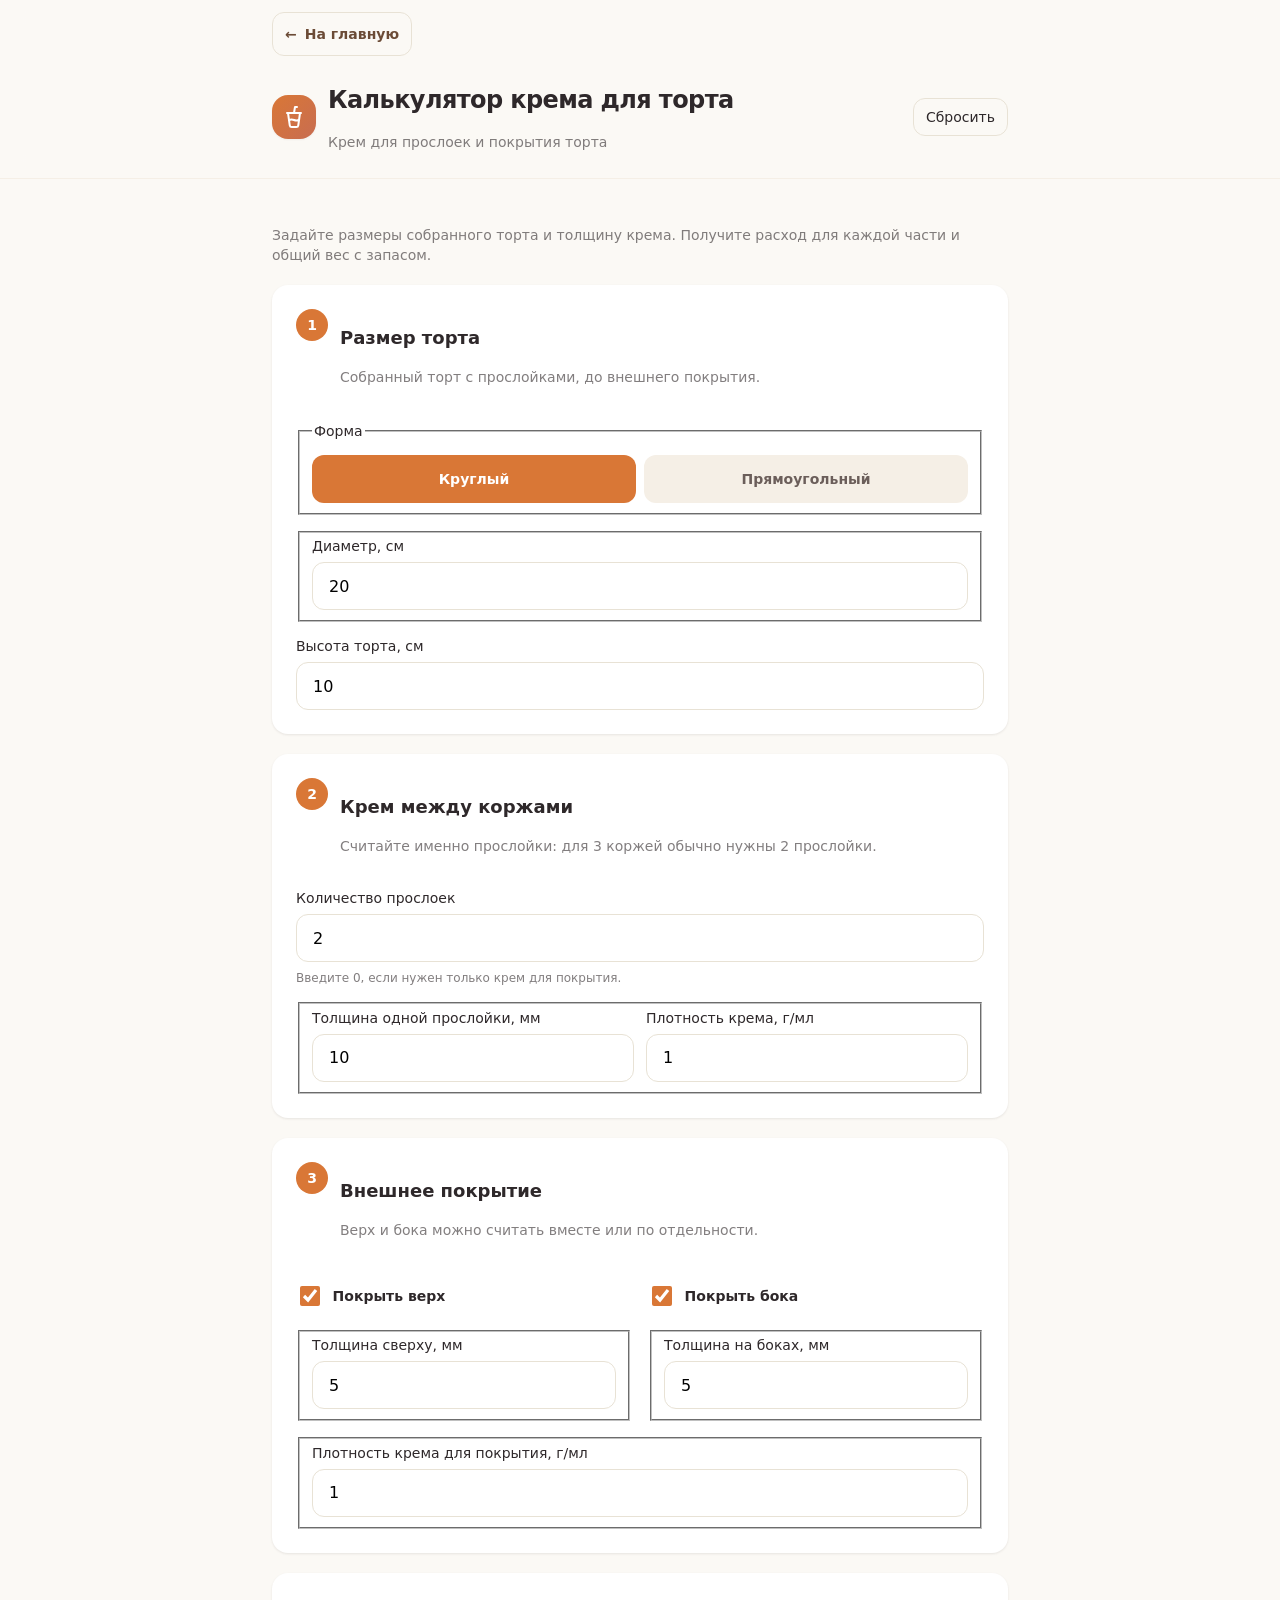
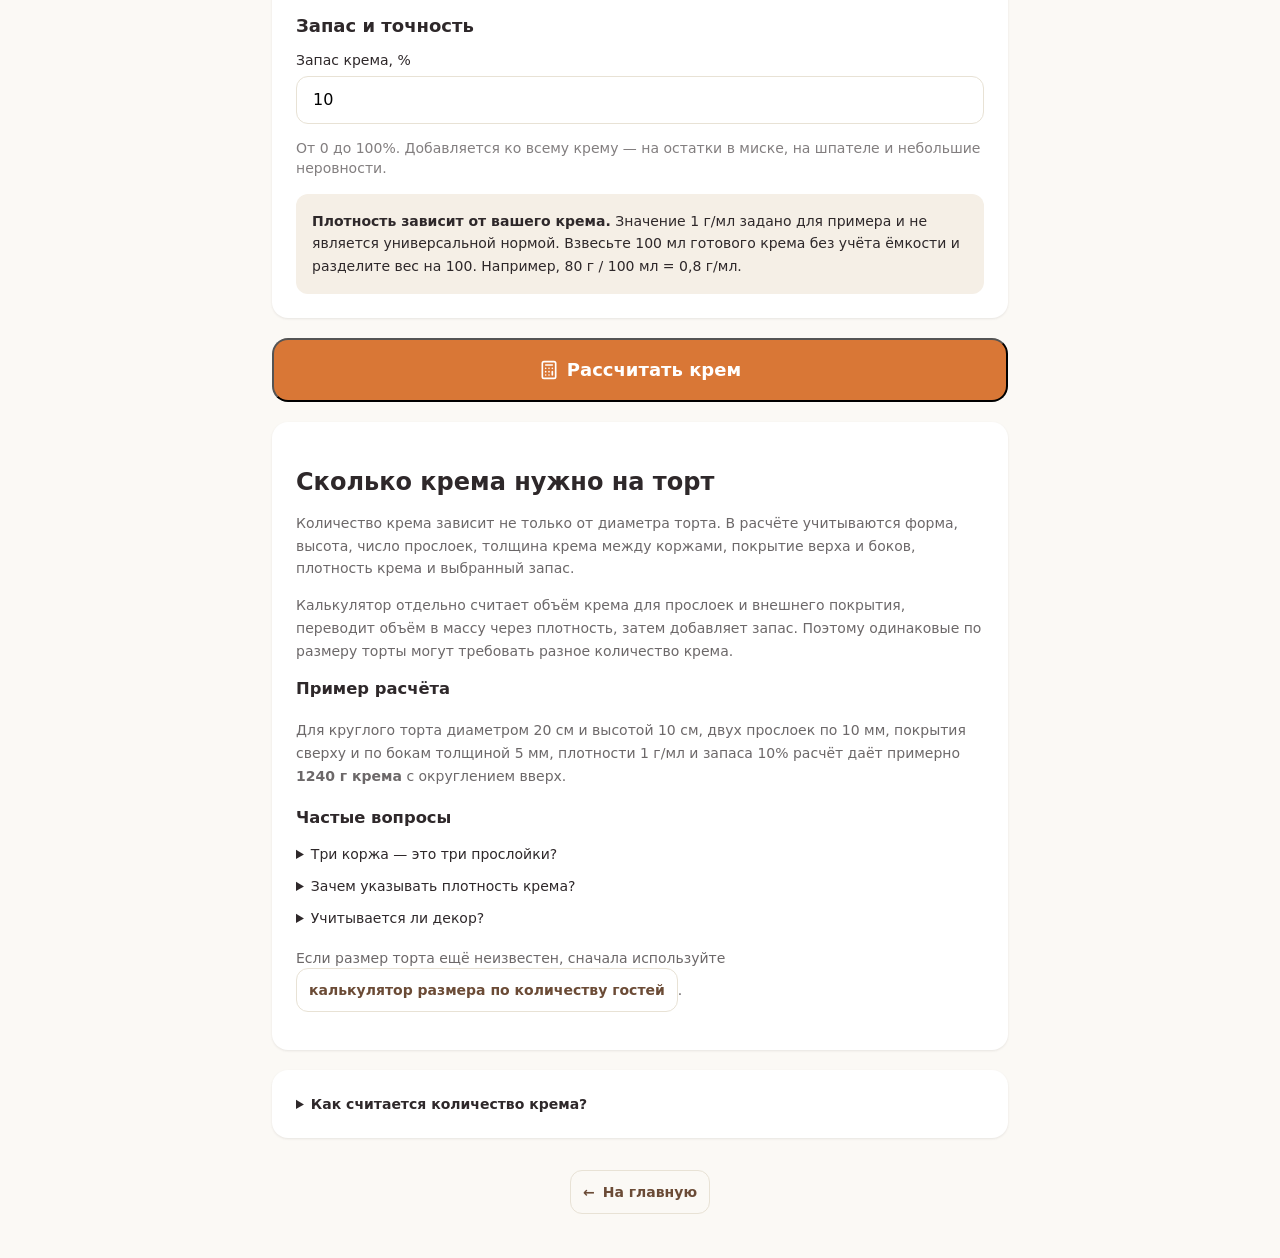
<file: raschet-krema-dlya-torta/index.html>
<!DOCTYPE html>
<html lang="ru">
<head>
<meta charset="UTF-8">
<meta name="viewport" content="width=device-width, initial-scale=1.0">
<link rel="icon" href="/favicon.svg" type="image/svg+xml">
<title>Сколько крема нужно на торт: калькулятор | KonditerCalc</title>
<meta name="description" content="Рассчитайте, сколько крема нужно на прослойки, верх и бока круглого или прямоугольного торта с учётом толщины, плотности и запаса.">
<link rel="canonical" href="https://konditercalc.ru/raschet-krema-dlya-torta/">
<meta property="og:locale" content="ru_RU">
<meta property="og:type" content="website">
<meta property="og:site_name" content="KonditerCalc">
<meta property="og:title" content="Сколько крема нужно на торт: калькулятор | KonditerCalc">
<meta property="og:description" content="Рассчитайте, сколько крема нужно на прослойки, верх и бока круглого или прямоугольного торта с учётом толщины, плотности и запаса.">
<meta property="og:url" content="https://konditercalc.ru/raschet-krema-dlya-torta/">
<meta name="twitter:card" content="summary">
<meta name="twitter:title" content="Сколько крема нужно на торт: калькулятор | KonditerCalc">
<meta name="twitter:description" content="Рассчитайте, сколько крема нужно на прослойки, верх и бока круглого или прямоугольного торта с учётом толщины, плотности и запаса.">
<script id="konditercalc-structured-data" type="application/ld+json">{"@context":"https://schema.org","@type":"SoftwareApplication","name":"Калькулятор крема для торта","url":"https://konditercalc.ru/raschet-krema-dlya-torta/","description":"Рассчитайте, сколько крема нужно на прослойки, верх и бока круглого или прямоугольного торта с учётом толщины, плотности и запаса.","applicationCategory":"UtilityApplication","operatingSystem":"Any","inLanguage":"ru","isAccessibleForFree":true,"offers":{"@type":"Offer","price":"0","priceCurrency":"RUB"}}</script>

<link rel="stylesheet" href="/css/styles.css">
<link rel="stylesheet" href="/css/utilities.css">
<script src="/js/icons.js" defer></script>
<script src="/js/creamcalc-math.js" defer></script>
<script src="/js/creamcalc.js" defer></script>
</head>
<body class="min-h-screen bg-cream text-dark font-sans">
<header class="sticky top-0 z-30 bg-cream/90 backdrop-blur-md border-b border-soft">
  <div class="max-w-3xl mx-auto px-4 py-3">
    <nav aria-label="Навигация инструмента" class="mb-3">
      <a href="/" class="home-link"><span aria-hidden="true">←</span> На главную</a>
    </nav>
    <div class="flex items-center justify-between gap-3">
      <div class="flex items-center gap-3 min-w-0">
        <div class="w-11 h-11 rounded-2xl bg-gradient-to-br from-caramel to-terracotta flex items-center justify-center shrink-0 shadow-sm" aria-hidden="true">
          <i data-lucide="cup-soda" class="w-6 h-6 text-white"></i>
        </div>
        <div class="min-w-0">
          <h1 class="text-xl md:text-2xl font-bold tracking-tight">Калькулятор крема для торта</h1>
          <p class="text-xs md:text-sm text-dark/60">Крем для прослоек и покрытия торта</p>
        </div>
      </div>
      <button type="reset" form="creamForm" class="btn-ghost px-3 py-2 rounded-xl text-sm font-medium shrink-0">Сбросить</button>
    </div>
  </div>
</header>
<main class="max-w-3xl mx-auto px-4 py-5 md:py-8 space-y-5">
  <p class="text-sm text-dark/60">Задайте размеры собранного торта и толщину крема. Получите расход для каждой части и общий вес с запасом.</p>
  <noscript><p class="card p-5">Для расчёта включите JavaScript в браузере. Ссылка «На главную» работает и без него.</p></noscript>
  <form id="creamForm" class="space-y-5" novalidate>
    <section class="card p-5 md:p-6" aria-labelledby="cake-title">
      <div class="flex items-start gap-3 mb-5">
        <span class="step-number" aria-hidden="true">1</span>
        <div><h2 id="cake-title" class="text-lg font-semibold">Размер торта</h2><p class="text-sm text-dark/60 mt-1">Собранный торт с прослойками, до внешнего покрытия.</p></div>
      </div>
      <fieldset class="mb-4">
        <legend class="text-sm font-medium mb-2">Форма</legend>
        <div class="cream-shapes">
          <label><input type="radio" name="shape" value="circle" checked><span>Круглый</span></label>
          <label><input type="radio" name="shape" value="rect"><span>Прямоугольный</span></label>
        </div>
      </fieldset>
      <fieldset id="circleFields" class="mb-4">
        <legend class="sr-only">Размер круглого торта</legend>
        <label class="block"><span class="cream-label">Диаметр, см</span><input id="diameter" name="diameter" type="text" inputmode="decimal" maxlength="32" value="20" class="input-field w-full" required></label>
      </fieldset>
      <fieldset id="rectFields" class="mb-4" hidden disabled>
        <legend class="sr-only">Размер прямоугольного торта</legend>
        <div class="grid grid-cols-2 gap-3">
          <label class="block"><span class="cream-label">Длина, см</span><input id="length" name="length" type="text" inputmode="decimal" maxlength="32" value="20" class="input-field w-full" required></label>
          <label class="block"><span class="cream-label">Ширина, см</span><input id="width" name="width" type="text" inputmode="decimal" maxlength="32" value="20" class="input-field w-full" required></label>
        </div>
      </fieldset>
      <label class="block"><span class="cream-label">Высота торта, см</span><input id="height" name="height" type="text" inputmode="decimal" maxlength="32" value="10" class="input-field w-full" required></label>
    </section>

    <section class="card p-5 md:p-6" aria-labelledby="filling-title">
      <div class="flex items-start gap-3 mb-5">
        <span class="step-number" aria-hidden="true">2</span>
        <div><h2 id="filling-title" class="text-lg font-semibold">Крем между коржами</h2><p class="text-sm text-dark/60 mt-1">Считайте именно прослойки: для 3 коржей обычно нужны 2 прослойки.</p></div>
      </div>
      <label class="block mb-4"><span class="cream-label">Количество прослоек</span><input id="layers" name="layers" type="text" inputmode="numeric" maxlength="3" value="2" class="input-field w-full" aria-describedby="layersHint" required></label>
      <p id="layersHint" class="text-xs text-dark/60 -mt-2 mb-4">Введите 0, если нужен только крем для покрытия.</p>
      <fieldset id="fillingFields">
        <legend class="sr-only">Параметры крема для прослоек</legend>
        <div class="grid grid-cols-1 sm:grid-cols-2 gap-3">
          <label class="block"><span class="cream-label">Толщина одной прослойки, мм</span><input id="fillingThickness" name="fillingThickness" type="text" inputmode="decimal" maxlength="32" value="10" class="input-field w-full" required></label>
          <label class="block"><span class="cream-label">Плотность крема, г/мл</span><input id="fillingDensity" name="fillingDensity" type="text" inputmode="decimal" maxlength="32" value="1" class="input-field w-full" aria-describedby="densityHint" required></label>
        </div>
      </fieldset>
    </section>

    <section class="card p-5 md:p-6" aria-labelledby="coating-title">
      <div class="flex items-start gap-3 mb-5">
        <span class="step-number" aria-hidden="true">3</span>
        <div><h2 id="coating-title" class="text-lg font-semibold">Внешнее покрытие</h2><p class="text-sm text-dark/60 mt-1">Верх и бока можно считать вместе или по отдельности.</p></div>
      </div>
      <div class="grid grid-cols-1 sm:grid-cols-2 gap-4 mb-4">
        <div>
          <label class="cream-check"><input id="coverTop" name="coverTop" type="checkbox" class="checkbox-caramel" checked>Покрыть верх</label>
          <fieldset id="topFields" class="mt-3"><legend class="sr-only">Покрытие верха</legend><label class="block"><span class="cream-label">Толщина сверху, мм</span><input id="topThickness" name="topThickness" type="text" inputmode="decimal" maxlength="32" value="5" class="input-field w-full" required></label></fieldset>
        </div>
        <div>
          <label class="cream-check"><input id="coverSides" name="coverSides" type="checkbox" class="checkbox-caramel" checked>Покрыть бока</label>
          <fieldset id="sideFields" class="mt-3"><legend class="sr-only">Покрытие боков</legend><label class="block"><span class="cream-label">Толщина на боках, мм</span><input id="sideThickness" name="sideThickness" type="text" inputmode="decimal" maxlength="32" value="5" class="input-field w-full" required></label></fieldset>
        </div>
      </div>
      <fieldset id="coatingFields"><legend class="sr-only">Крем для покрытия</legend><label class="block"><span class="cream-label">Плотность крема для покрытия, г/мл</span><input id="coatingDensity" name="coatingDensity" type="text" inputmode="decimal" maxlength="32" value="1" class="input-field w-full" aria-describedby="densityHint" required></label></fieldset>
    </section>

    <section class="card p-5 md:p-6" aria-labelledby="reserve-title">
      <h2 id="reserve-title" class="text-lg font-semibold mb-3">Запас и точность</h2>
      <label class="block mb-3"><span class="cream-label">Запас крема, %</span><input id="reserve" name="reserve" type="text" inputmode="decimal" maxlength="32" value="10" class="input-field w-full" aria-describedby="reserveHint" required></label>
      <p id="reserveHint" class="text-sm text-dark/60 mb-4">От 0 до 100%. Добавляется ко всему крему — на остатки в миске, на шпателе и небольшие неровности.</p>
      <div id="densityHint" class="rounded-xl bg-soft p-4 text-sm leading-relaxed">
        <strong>Плотность зависит от вашего крема.</strong> Значение 1 г/мл задано для примера и не является универсальной нормой. Взвесьте 100 мл готового крема без учёта ёмкости и разделите вес на 100. Например, 80 г / 100 мл = 0,8 г/мл.
      </div>
    </section>
    <div id="creamErrors" class="cream-errors" role="alert" tabindex="-1" hidden></div>
    <button type="submit" class="w-full btn-primary py-4 rounded-2xl font-bold text-lg flex items-center justify-center gap-2"><i data-lucide="calculator" class="w-5 h-5" aria-hidden="true"></i>Рассчитать крем</button>
  </form>

  <p id="creamStatus" role="status" class="text-sm text-dark/60"></p>
  <section id="creamResults" class="card p-5 md:p-6 cream-results" aria-labelledby="result-title" tabindex="-1" hidden>
    <p class="text-sm text-dark/60 mb-1">Всего с запасом · округлено вверх до 10 г</p>
    <h2 id="result-title" class="text-lg font-semibold">Подготовьте крем</h2>
    <p id="creamPrepare" class="text-4xl md:text-5xl font-bold text-caramel mt-2 mb-3"></p>
    <p id="creamCakeSummary" class="text-sm text-dark/60 mb-5"></p>
    <dl class="cream-breakdown">
      <div><dt>Между коржами</dt><dd id="creamFilling"></dd></div>
      <div><dt>На бока</dt><dd id="creamSides"></dd></div>
      <div><dt>На верх</dt><dd id="creamTop"></dd></div>
      <div><dt>Без запаса</dt><dd id="creamSubtotal"></dd></div>
      <div><dt id="creamReserveLabel">Запас</dt><dd id="creamReserve"></dd></div>
      <div class="font-bold"><dt>Итого с запасом</dt><dd id="creamTotal"></dd></div>
    </dl>
    <p class="text-xs text-dark/60 mt-4 leading-relaxed">Это оценка для ровных слоёв без начинки внутри крема. Дно, крупный декор, бордюры и шапочки не включены. Если для прослоек и покрытия нужны разные кремы, добавьте выбранный процент запаса к каждому отдельно.</p>
    <button id="copyCream" type="button" class="btn-primary w-full rounded-xl py-3 font-semibold mt-5">Скопировать расчёт</button>
    <div id="creamCopyFallback" class="mt-4" hidden><label for="creamCopyText" class="cream-label">Скопируйте текст вручную</label><textarea id="creamCopyText" class="input-field w-full cream-copy-text" rows="12" readonly></textarea></div>
  </section>

    <section class="card p-5 md:p-6 text-sm" aria-labelledby="cream-guide-title">
  <h2 id="cream-guide-title" class="text-xl md:text-2xl font-bold mb-3">Сколько крема нужно на торт</h2>
  <div class="space-y-3 text-dark/70 leading-relaxed">
    <p>Количество крема зависит не только от диаметра торта. В расчёте учитываются форма, высота, число прослоек, толщина крема между коржами, покрытие верха и боков, плотность крема и выбранный запас.</p>
    <p>Калькулятор отдельно считает объём крема для прослоек и внешнего покрытия, переводит объём в массу через плотность, затем добавляет запас. Поэтому одинаковые по размеру торты могут требовать разное количество крема.</p>
    <h3 class="font-semibold text-dark">Пример расчёта</h3>
    <p>Для круглого торта диаметром 20 см и высотой 10 см, двух прослоек по 10 мм, покрытия сверху и по бокам толщиной 5 мм, плотности 1 г/мл и запаса 10% расчёт даёт примерно <strong>1240 г крема</strong> с округлением вверх.</p>
  </div>
  <div class="mt-5 space-y-3">
    <h3 class="font-semibold">Частые вопросы</h3>
    <details><summary class="font-medium cursor-pointer">Три коржа — это три прослойки?</summary><p class="mt-2 text-dark/70 leading-relaxed">Нет. Между тремя коржами обычно две прослойки. В поле нужно указывать именно количество слоёв крема между коржами.</p></details>
    <details><summary class="font-medium cursor-pointer">Зачем указывать плотность крема?</summary><p class="mt-2 text-dark/70 leading-relaxed">Геометрия даёт объём, а для получения граммов нужен вес одного миллилитра крема. Воздушный и плотный крем одинакового объёма весят по-разному.</p></details>
    <details><summary class="font-medium cursor-pointer">Учитывается ли декор?</summary><p class="mt-2 text-dark/70 leading-relaxed">Нет. Расчёт предназначен для ровных прослоек и покрытия. Бордюры, цветы, шапочки и крупный декор лучше считать отдельно.</p></details>
  </div>
  <p class="mt-5 text-dark/70">Если размер торта ещё неизвестен, сначала используйте <a class="home-link" href="/razmer-torta-po-gostyam/">калькулятор размера по количеству гостей</a>.</p>
</section>
<details class="card p-5 md:p-6 text-sm">
    <summary class="font-semibold cursor-pointer">Как считается количество крема?</summary>
    <div class="mt-3 space-y-3 text-dark/70 leading-relaxed">
      <p>Прослойки: площадь торта × толщина одной прослойки × количество прослоек.</p>
      <p>Бока: объём внешней оболочки вокруг собранного торта. Верх: площадь с учётом покрытия боков × толщина сверху. Высота торта уже включает крем между коржами.</p>
      <p>Размеры переводятся в сантиметры. Объём в см³ равен объёму в мл; вес в граммах = объём × плотность выбранного крема. Затем добавляется запас.</p>
    </div>
  </details>
  <footer class="text-center py-3"><a href="/" class="home-link"><span aria-hidden="true">←</span> На главную</a></footer>
</main>
<script src="/js/analytics.js"></script>
<noscript><div><img src="https://mc.yandex.ru/watch/112356971" style="position:absolute; left:-9999px;" alt="" /></div></noscript>
</body>
</html>
</file>
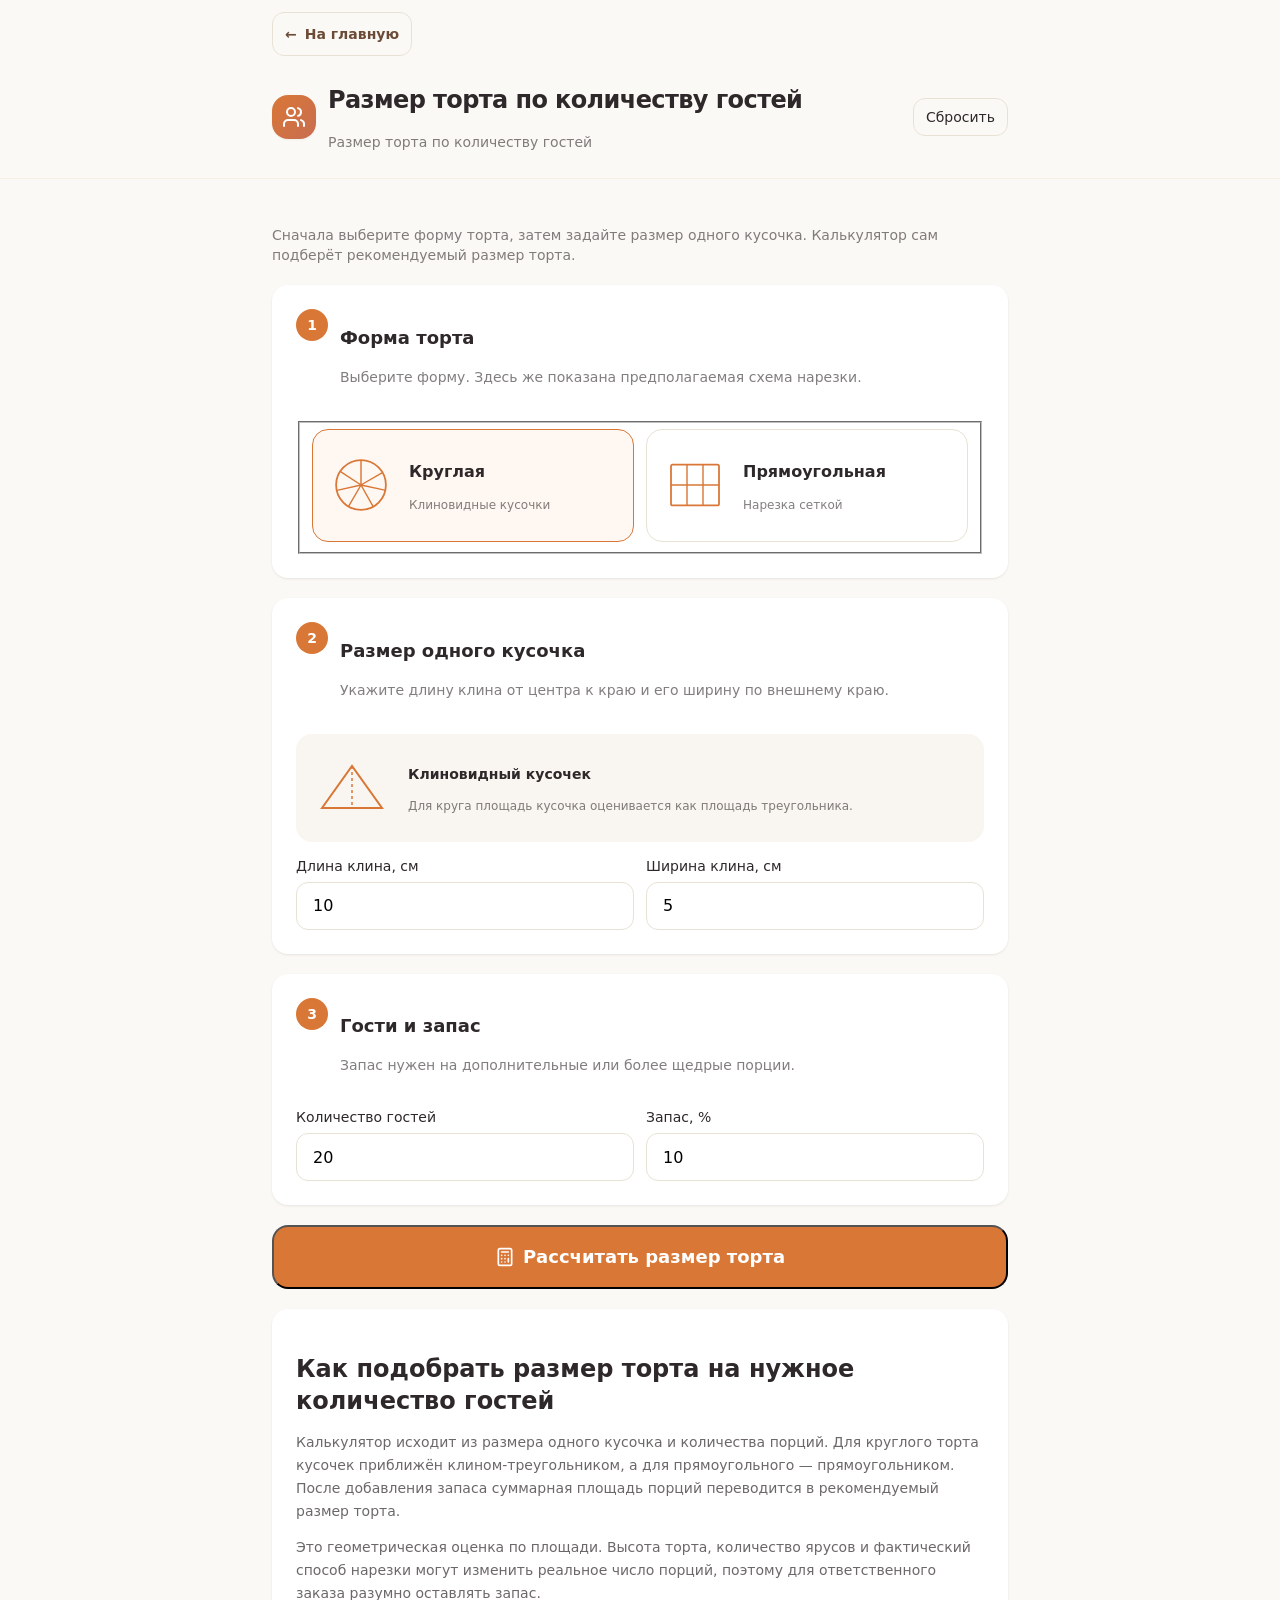
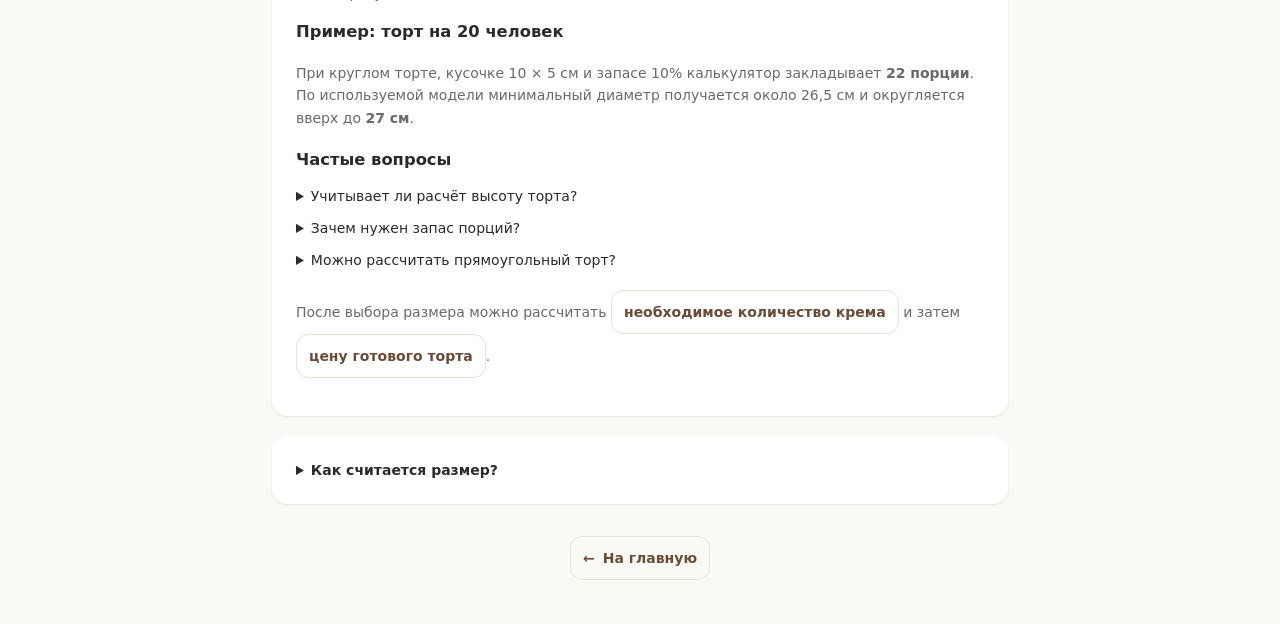
<file: razmer-torta-po-gostyam/index.html>
<!DOCTYPE html>
<html lang="ru">
<head>
<meta charset="UTF-8">
<meta name="viewport" content="width=device-width, initial-scale=1.0">
<link rel="icon" href="/favicon.svg" type="image/svg+xml">
<title>Калькулятор размера торта по количеству гостей | KonditerCalc</title>
<meta name="description" content="Подберите размер круглого или прямоугольного торта по количеству гостей, размеру одного кусочка и запасу порций.">
<link rel="canonical" href="https://konditercalc.ru/razmer-torta-po-gostyam/">
<meta property="og:locale" content="ru_RU">
<meta property="og:type" content="website">
<meta property="og:site_name" content="KonditerCalc">
<meta property="og:title" content="Калькулятор размера торта по количеству гостей | KonditerCalc">
<meta property="og:description" content="Подберите размер круглого или прямоугольного торта по количеству гостей, размеру одного кусочка и запасу порций.">
<meta property="og:url" content="https://konditercalc.ru/razmer-torta-po-gostyam/">
<meta name="twitter:card" content="summary">
<meta name="twitter:title" content="Калькулятор размера торта по количеству гостей | KonditerCalc">
<meta name="twitter:description" content="Подберите размер круглого или прямоугольного торта по количеству гостей, размеру одного кусочка и запасу порций.">
<script id="konditercalc-structured-data" type="application/ld+json">{"@context":"https://schema.org","@type":"SoftwareApplication","name":"Размер торта по количеству гостей","url":"https://konditercalc.ru/razmer-torta-po-gostyam/","description":"Подберите размер круглого или прямоугольного торта по количеству гостей, размеру одного кусочка и запасу порций.","applicationCategory":"UtilityApplication","operatingSystem":"Any","inLanguage":"ru","isAccessibleForFree":true,"offers":{"@type":"Offer","price":"0","priceCurrency":"RUB"}}</script>

<link rel="stylesheet" href="/css/styles.css">
<link rel="stylesheet" href="/css/utilities.css">
<script src="/js/icons.js" defer></script>
<script src="/js/portioncalc-math.js?v=4" defer></script>
<script src="/js/portioncalc.js?v=4" defer></script>
<style>
  .portion-shape-card { border: 1px solid #E8E2D5; border-radius: 1rem; padding: 1rem; cursor: pointer; background: #fff; transition: border-color .2s, background .2s; }
  .portion-shape-card:hover { border-color: #D97736; }
  .portion-shape-active { border-color: #D97736; background: #FFF8F2; }
  .portion-shape-card input { position: absolute; opacity: 0; pointer-events: none; }
</style>
</head>
<body class="min-h-screen bg-cream text-dark font-sans">
<header class="sticky top-0 z-30 bg-cream/90 backdrop-blur-md border-b border-soft">
  <div class="max-w-3xl mx-auto px-4 py-3">
    <nav aria-label="Навигация инструмента" class="mb-3"><a href="/" class="home-link"><span aria-hidden="true">←</span> На главную</a></nav>
    <div class="flex items-center justify-between gap-3">
      <div class="flex items-center gap-3 min-w-0">
        <div class="w-11 h-11 rounded-2xl bg-gradient-to-br from-caramel to-terracotta flex items-center justify-center shrink-0 shadow-sm" aria-hidden="true"><i data-lucide="users" class="w-6 h-6 text-white"></i></div>
        <div class="min-w-0"><h1 class="text-xl md:text-2xl font-bold tracking-tight">Размер торта по количеству гостей</h1><p class="text-xs md:text-sm text-dark/60">Размер торта по количеству гостей</p></div>
      </div>
      <button type="reset" form="portionForm" class="btn-ghost px-3 py-2 rounded-xl text-sm font-medium shrink-0">Сбросить</button>
    </div>
  </div>
</header>
<main class="max-w-3xl mx-auto px-4 py-5 md:py-8 space-y-5">
  <p class="text-sm text-dark/60">Сначала выберите форму торта, затем задайте размер одного кусочка. Калькулятор сам подберёт рекомендуемый размер торта.</p>
  <noscript><p class="card p-5">Для расчёта включите JavaScript. Ссылка «На главную» работает и без него.</p></noscript>

  <form id="portionForm" class="space-y-5" novalidate>
    <section class="card p-5 md:p-6" aria-labelledby="portion-form-title">
      <div class="flex items-start gap-3 mb-5"><span class="step-number" aria-hidden="true">1</span><div><h2 id="portion-form-title" class="text-lg font-semibold">Форма торта</h2><p class="text-sm text-dark/60 mt-1">Выберите форму. Здесь же показана предполагаемая схема нарезки.</p></div></div>
      <fieldset>
        <legend class="sr-only">Форма торта</legend>
        <div class="grid grid-cols-1 sm:grid-cols-2 gap-3">
          <label id="roundShapeCard" class="portion-shape-card portion-shape-active relative">
            <input type="radio" name="shape" value="circle" checked>
            <div class="flex items-center gap-4">
              <svg viewBox="0 0 72 72" class="w-16 h-16 shrink-0 text-caramel" aria-hidden="true"><circle cx="36" cy="36" r="28" fill="none" stroke="currentColor" stroke-width="2"/><path d="M36 36 L36 8 M36 36 L60 22 M36 36 L64 42 M36 36 L50 61 M36 36 L22 60 M36 36 L9 42 M36 36 L13 21" fill="none" stroke="currentColor" stroke-width="1.6"/></svg>
              <div><p class="font-semibold">Круглая</p><p class="text-xs text-dark/60 mt-1">Клиновидные кусочки</p></div>
            </div>
          </label>
          <label id="rectShapeCard" class="portion-shape-card relative">
            <input type="radio" name="shape" value="rect">
            <div class="flex items-center gap-4">
              <svg viewBox="0 0 72 72" class="w-16 h-16 shrink-0 text-caramel" aria-hidden="true"><rect x="9" y="13" width="54" height="46" rx="2" fill="none" stroke="currentColor" stroke-width="2"/><path d="M27 13 V59 M45 13 V59 M9 36 H63" fill="none" stroke="currentColor" stroke-width="1.6"/></svg>
              <div><p class="font-semibold">Прямоугольная</p><p class="text-xs text-dark/60 mt-1">Нарезка сеткой</p></div>
            </div>
          </label>
        </div>
      </fieldset>
    </section>

    <section class="card p-5 md:p-6" aria-labelledby="portion-size-title">
      <div class="flex items-start gap-3 mb-5"><span class="step-number" aria-hidden="true">2</span><div><h2 id="portion-size-title" class="text-lg font-semibold">Размер одного кусочка</h2><p id="portionPieceText" class="text-sm text-dark/60 mt-1">Укажите длину клина от центра к краю и его ширину по внешнему краю.</p></div></div>
      <div class="rounded-2xl bg-soft/60 p-4 mb-4 flex items-center gap-4">
        <div id="roundPiecePreview">
          <svg viewBox="0 0 80 64" class="w-20 h-16 text-caramel" aria-hidden="true"><path d="M10 52 L40 10 L70 52 Z" fill="none" stroke="currentColor" stroke-width="2"/><path d="M40 10 V52" stroke="currentColor" stroke-width="1.5" stroke-dasharray="3 3"/></svg>
        </div>
        <div id="rectPiecePreview" hidden>
          <svg viewBox="0 0 80 64" class="w-20 h-16 text-caramel" aria-hidden="true"><rect x="12" y="12" width="56" height="40" rx="2" fill="none" stroke="currentColor" stroke-width="2"/></svg>
        </div>
        <div><p id="portionPieceTitle" class="font-semibold text-sm">Клиновидный кусочек</p><p class="text-xs text-dark/60 mt-1">Для круга площадь кусочка оценивается как площадь треугольника.</p></div>
      </div>
      <div class="grid grid-cols-2 gap-3">
        <label class="block"><span id="portionLengthLabel" class="cream-label">Длина клина, см</span><input id="portionLength" name="portionLength" type="text" inputmode="decimal" maxlength="32" value="10" class="input-field w-full" required></label>
        <label class="block"><span id="portionWidthLabel" class="cream-label">Ширина клина, см</span><input id="portionWidth" name="portionWidth" type="text" inputmode="decimal" maxlength="32" value="5" class="input-field w-full" required></label>
      </div>
    </section>

    <section class="card p-5 md:p-6" aria-labelledby="portion-people-title">
      <div class="flex items-start gap-3 mb-5"><span class="step-number" aria-hidden="true">3</span><div><h2 id="portion-people-title" class="text-lg font-semibold">Гости и запас</h2><p class="text-sm text-dark/60 mt-1">Запас нужен на дополнительные или более щедрые порции.</p></div></div>
      <div class="grid grid-cols-1 sm:grid-cols-2 gap-3">
        <label class="block"><span class="cream-label">Количество гостей</span><input id="guests" name="guests" type="text" inputmode="numeric" maxlength="4" value="20" class="input-field w-full" required></label>
        <label class="block"><span class="cream-label">Запас, %</span><input id="reserve" name="reserve" type="text" inputmode="decimal" maxlength="5" value="10" class="input-field w-full" required></label>
      </div>
    </section>

    <div id="portionErrors" class="cream-errors" role="alert" tabindex="-1" hidden></div>
    <button type="submit" class="w-full btn-primary py-4 rounded-2xl font-bold text-lg flex items-center justify-center gap-2"><i data-lucide="calculator" class="w-5 h-5" aria-hidden="true"></i>Рассчитать размер торта</button>
  </form>

  <p id="portionStatus" role="status" class="text-sm text-dark/60"></p>
  <section id="portionResults" class="card p-5 md:p-6 cream-results" aria-labelledby="portion-result-title" tabindex="-1" hidden>
    <p class="text-sm text-dark/60 mb-1">Рекомендуемый размер</p>
    <h2 id="portion-result-title" class="text-lg font-semibold">Торт для заданного количества гостей</h2>
    <p id="portionRecommendedSize" class="text-4xl md:text-5xl font-bold text-caramel mt-2 mb-3"></p>
    <p id="portionSummary" class="text-sm text-dark/60 mb-5"></p>
    <dl class="cream-breakdown">
      <div><dt>Заложено порций</dt><dd id="portionTarget"></dd></div>
      <div><dt>Расчётная вместимость</dt><dd id="portionCapacity"></dd></div>
      <div><dt>Запас сверх гостей</dt><dd id="portionExtra"></dd></div>
      <div><dt>Размер кусочка</dt><dd id="portionSlice"></dd></div>
      <div><dt>Нарезка</dt><dd id="portionCut"></dd></div>
      <div><dt>Минимальная площадь торта</dt><dd id="portionArea"></dd></div>
    </dl>
    <p class="text-xs text-dark/60 mt-4 leading-relaxed">Для круглого торта клиновидный кусочек приближён треугольником. Для прямоугольного используется площадь прямоугольного кусочка. Это геометрическая оценка без учёта высоты торта.</p>
    <button id="copyPortion" type="button" class="btn-primary w-full rounded-xl py-3 font-semibold mt-5">Скопировать расчёт</button>
  </section>

    <section class="card p-5 md:p-6 text-sm" aria-labelledby="portion-guide-title">
  <h2 id="portion-guide-title" class="text-xl md:text-2xl font-bold mb-3">Как подобрать размер торта на нужное количество гостей</h2>
  <div class="space-y-3 text-dark/70 leading-relaxed">
    <p>Калькулятор исходит из размера одного кусочка и количества порций. Для круглого торта кусочек приближён клином-треугольником, а для прямоугольного — прямоугольником. После добавления запаса суммарная площадь порций переводится в рекомендуемый размер торта.</p>
    <p>Это геометрическая оценка по площади. Высота торта, количество ярусов и фактический способ нарезки могут изменить реальное число порций, поэтому для ответственного заказа разумно оставлять запас.</p>
    <h3 class="font-semibold text-dark">Пример: торт на 20 человек</h3>
    <p>При круглом торте, кусочке 10 × 5 см и запасе 10% калькулятор закладывает <strong>22 порции</strong>. По используемой модели минимальный диаметр получается около 26,5 см и округляется вверх до <strong>27 см</strong>.</p>
  </div>
  <div class="mt-5 space-y-3">
    <h3 class="font-semibold">Частые вопросы</h3>
    <details><summary class="font-medium cursor-pointer">Учитывает ли расчёт высоту торта?</summary><p class="mt-2 text-dark/70 leading-relaxed">Нет. Здесь расчёт идёт по площади порций. Для очень высоких или низких тортов фактический размер порции может отличаться.</p></details>
    <details><summary class="font-medium cursor-pointer">Зачем нужен запас порций?</summary><p class="mt-2 text-dark/70 leading-relaxed">Он покрывает дополнительные порции и ситуацию, когда часть кусочков нарезана крупнее расчётного размера.</p></details>
    <details><summary class="font-medium cursor-pointer">Можно рассчитать прямоугольный торт?</summary><p class="mt-2 text-dark/70 leading-relaxed">Да. Для прямоугольной формы калькулятор подбирает компактные целочисленные длину и ширину, достаточные для заданного числа порций.</p></details>
  </div>
  <p class="mt-5 text-dark/70">После выбора размера можно рассчитать <a class="home-link" href="/raschet-krema-dlya-torta/">необходимое количество крема</a> и затем <a class="home-link" href="/raschet-ceny-torta/">цену готового торта</a>.</p>
</section>
<details class="card p-5 md:p-6 text-sm">
    <summary class="font-semibold cursor-pointer">Как считается размер?</summary>
    <div class="mt-3 space-y-3 text-dark/70 leading-relaxed">
      <p>Круг: площадь одного клина ≈ длина × ширина / 2. Затем суммарная площадь порций переводится в площадь круга и диаметр округляется вверх.</p>
      <p>Прямоугольник: площадь одного кусочка = длина × ширина. Калькулятор сам подбирает компактные целочисленные стороны торта, без дополнительных настроек формы.</p>
      <p>Количество порций сначала увеличивается на выбранный процент запаса.</p>
    </div>
  </details>
  <footer class="text-center py-3"><a href="/" class="home-link"><span aria-hidden="true">←</span> На главную</a></footer>
</main>
<script src="/js/analytics.js"></script>
<noscript><div><img src="https://mc.yandex.ru/watch/112356971" style="position:absolute; left:-9999px;" alt="" /></div></noscript>
</body>
</html>
</file>
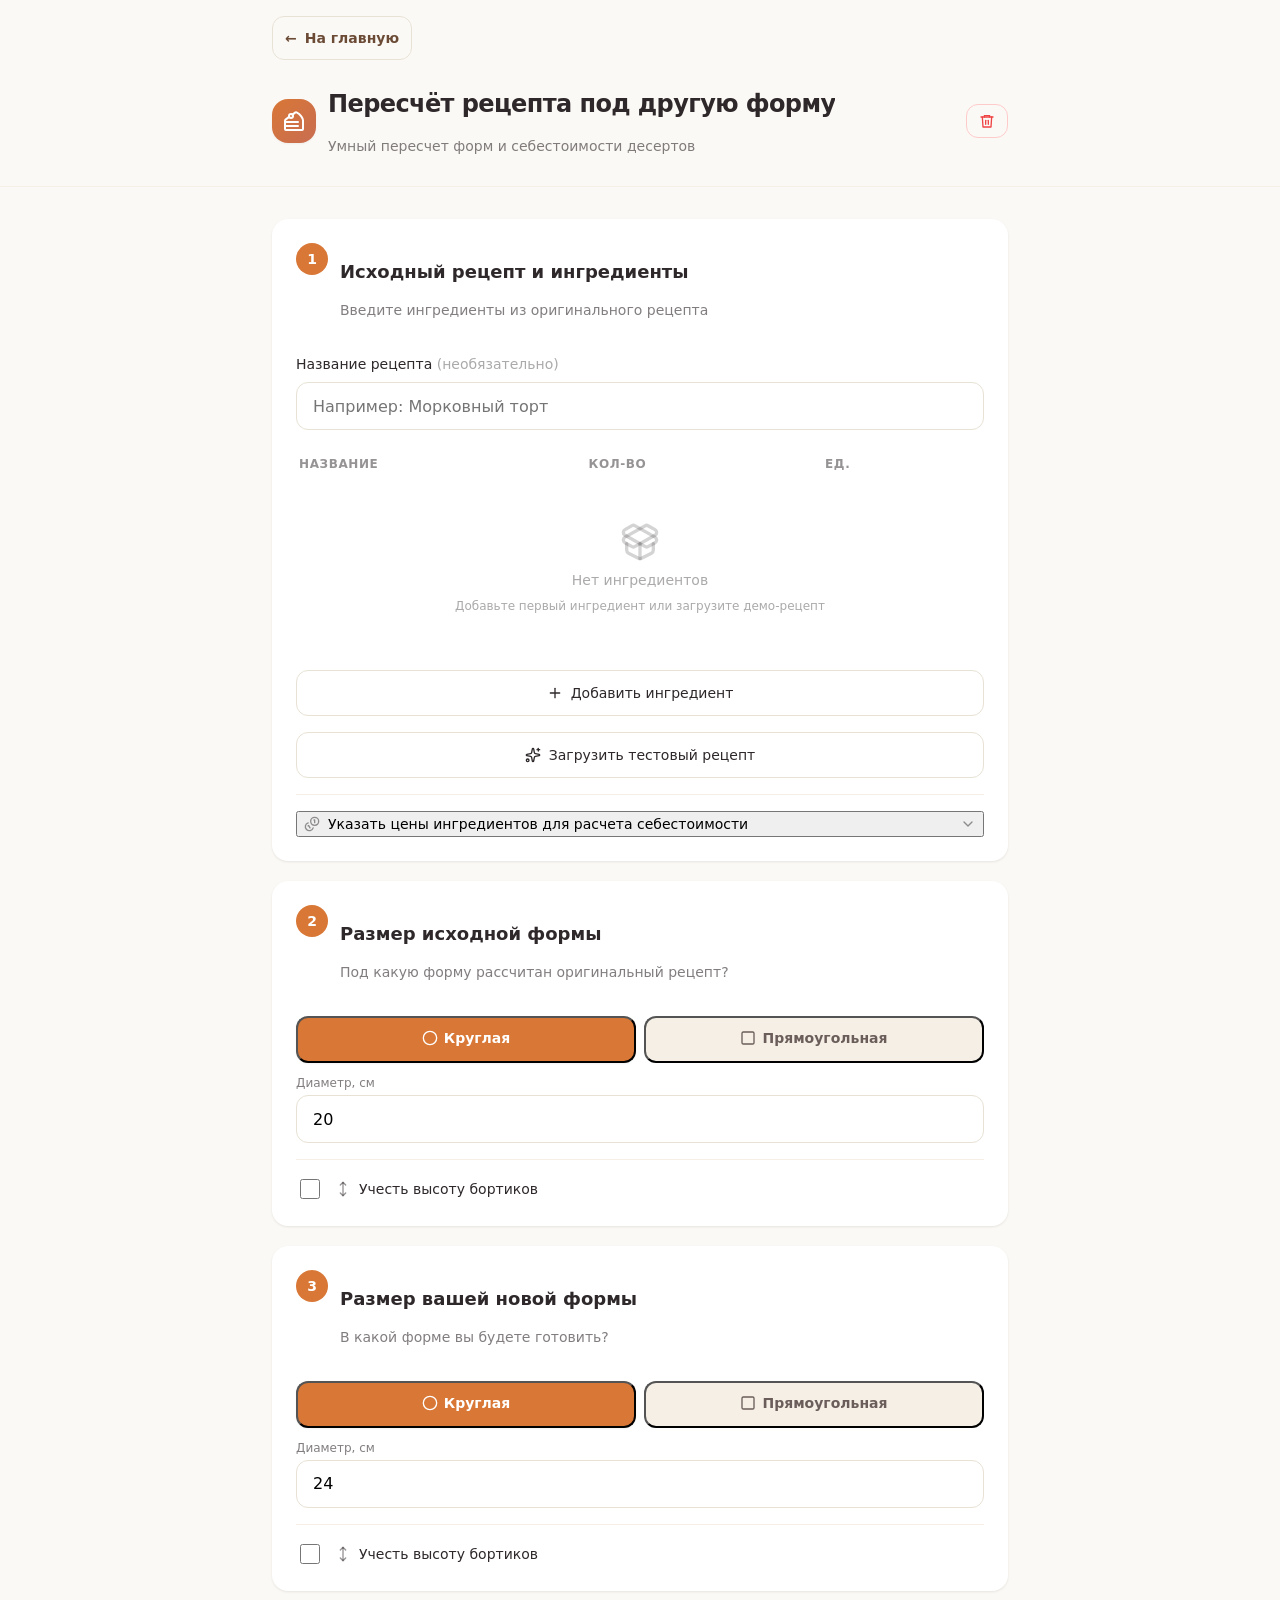
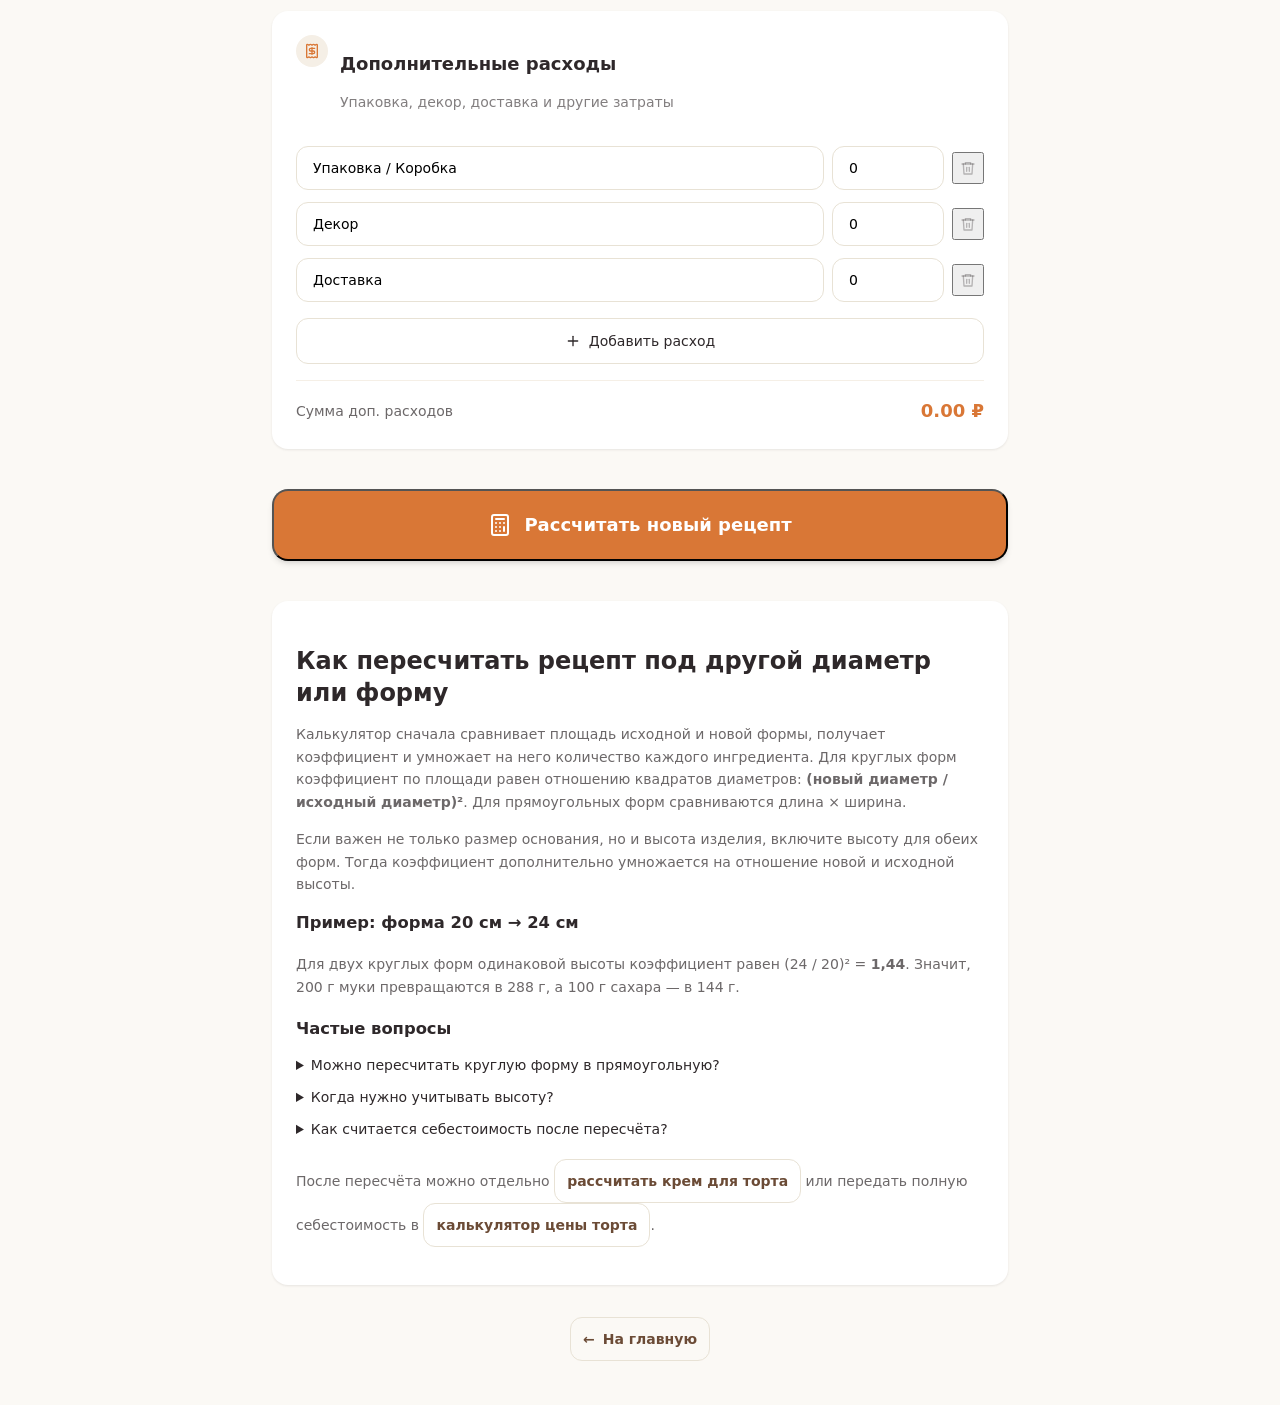
<file: bakecalc.html>
<!DOCTYPE html>
<html lang="ru">
<head>
<meta charset="UTF-8">
<meta name="viewport" content="width=device-width, initial-scale=1.0">
<title>Страница переехала | KonditerCalc</title>
<meta name="robots" content="noindex,follow">
<link rel="canonical" href="https://konditercalc.ru/pereschet-recepta/">
<meta http-equiv="refresh" content="0; url=/pereschet-recepta/">
<script>
(function () {
  var target = '/pereschet-recepta/' + window.location.search + window.location.hash;
  window.location.replace(target);
})();
</script>
</head>
<body>
<p>Страница переехала: <a href="/pereschet-recepta/">Пересчёт рецепта под другую форму</a>.</p>
</body>
</html>
</file>
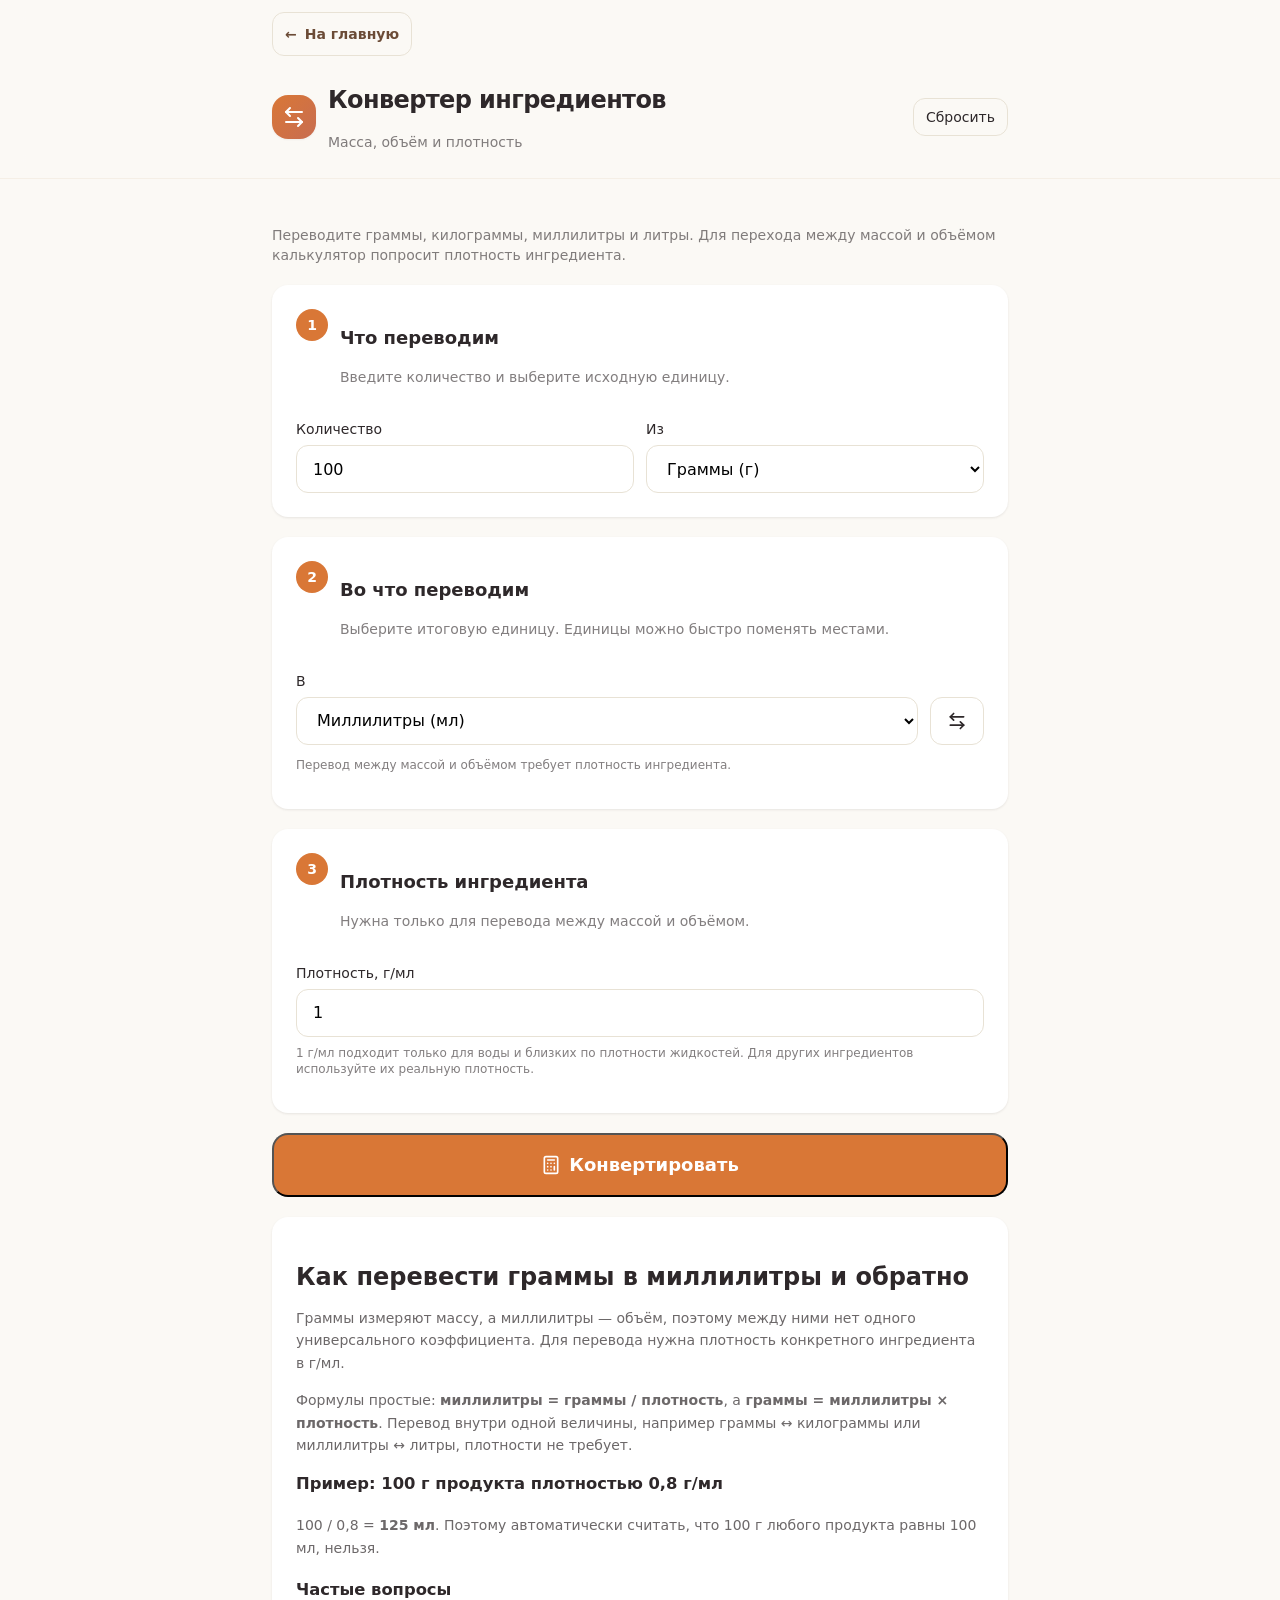
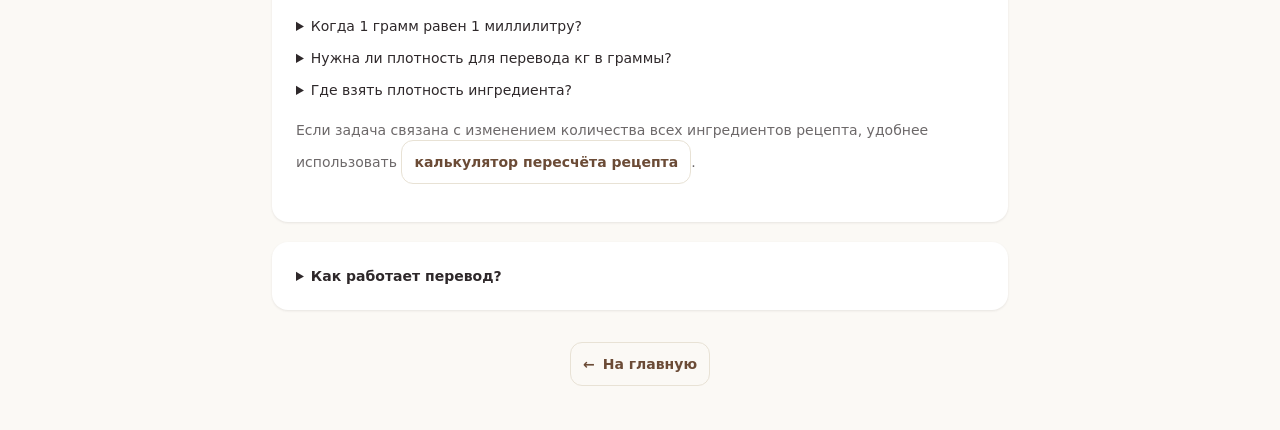
<file: convertercalc.html>
<!DOCTYPE html>
<html lang="ru">
<head>
<meta charset="UTF-8">
<meta name="viewport" content="width=device-width, initial-scale=1.0">
<title>Страница переехала | KonditerCalc</title>
<meta name="robots" content="noindex,follow">
<link rel="canonical" href="https://konditercalc.ru/konverter-ingredientov/">
<meta http-equiv="refresh" content="0; url=/konverter-ingredientov/">
<script>
(function () {
  var target = '/konverter-ingredientov/' + window.location.search + window.location.hash;
  window.location.replace(target);
})();
</script>
</head>
<body>
<p>Страница переехала: <a href="/konverter-ingredientov/">Конвертер ингредиентов</a>.</p>
</body>
</html>
</file>
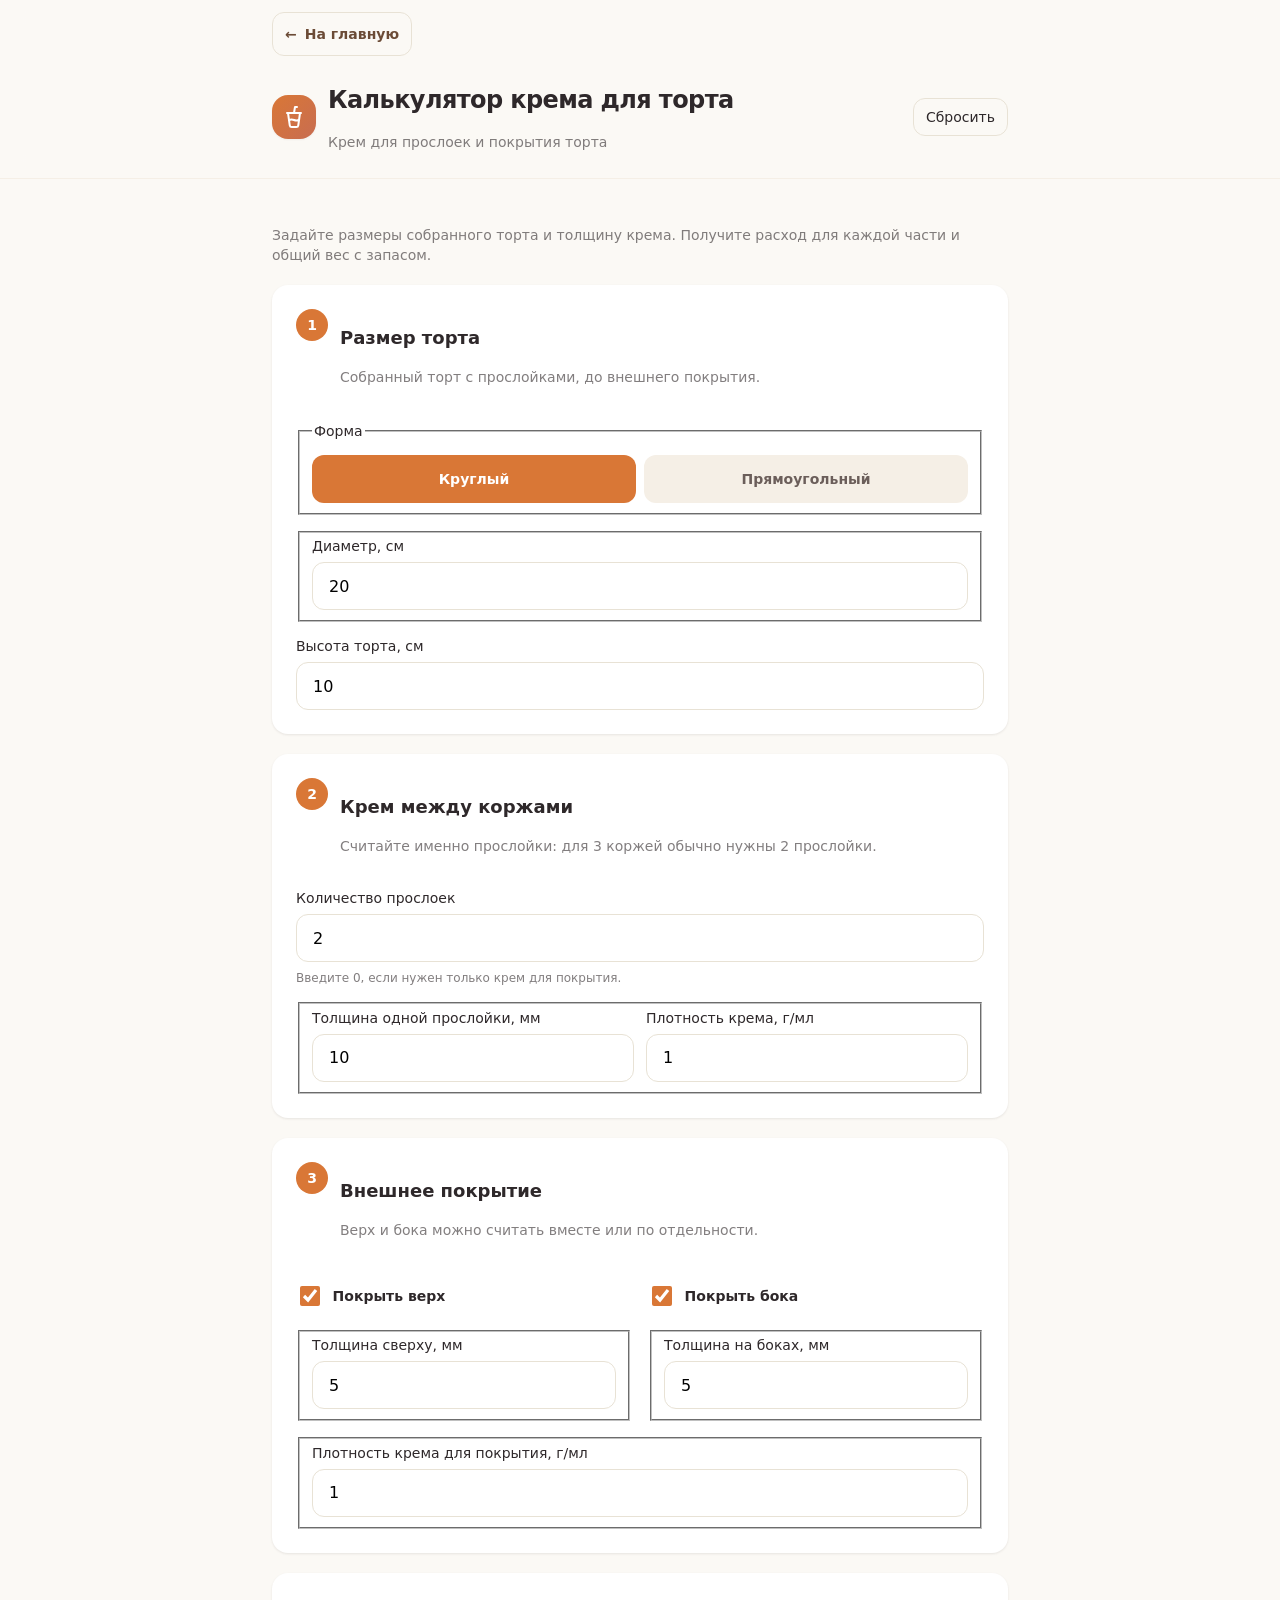
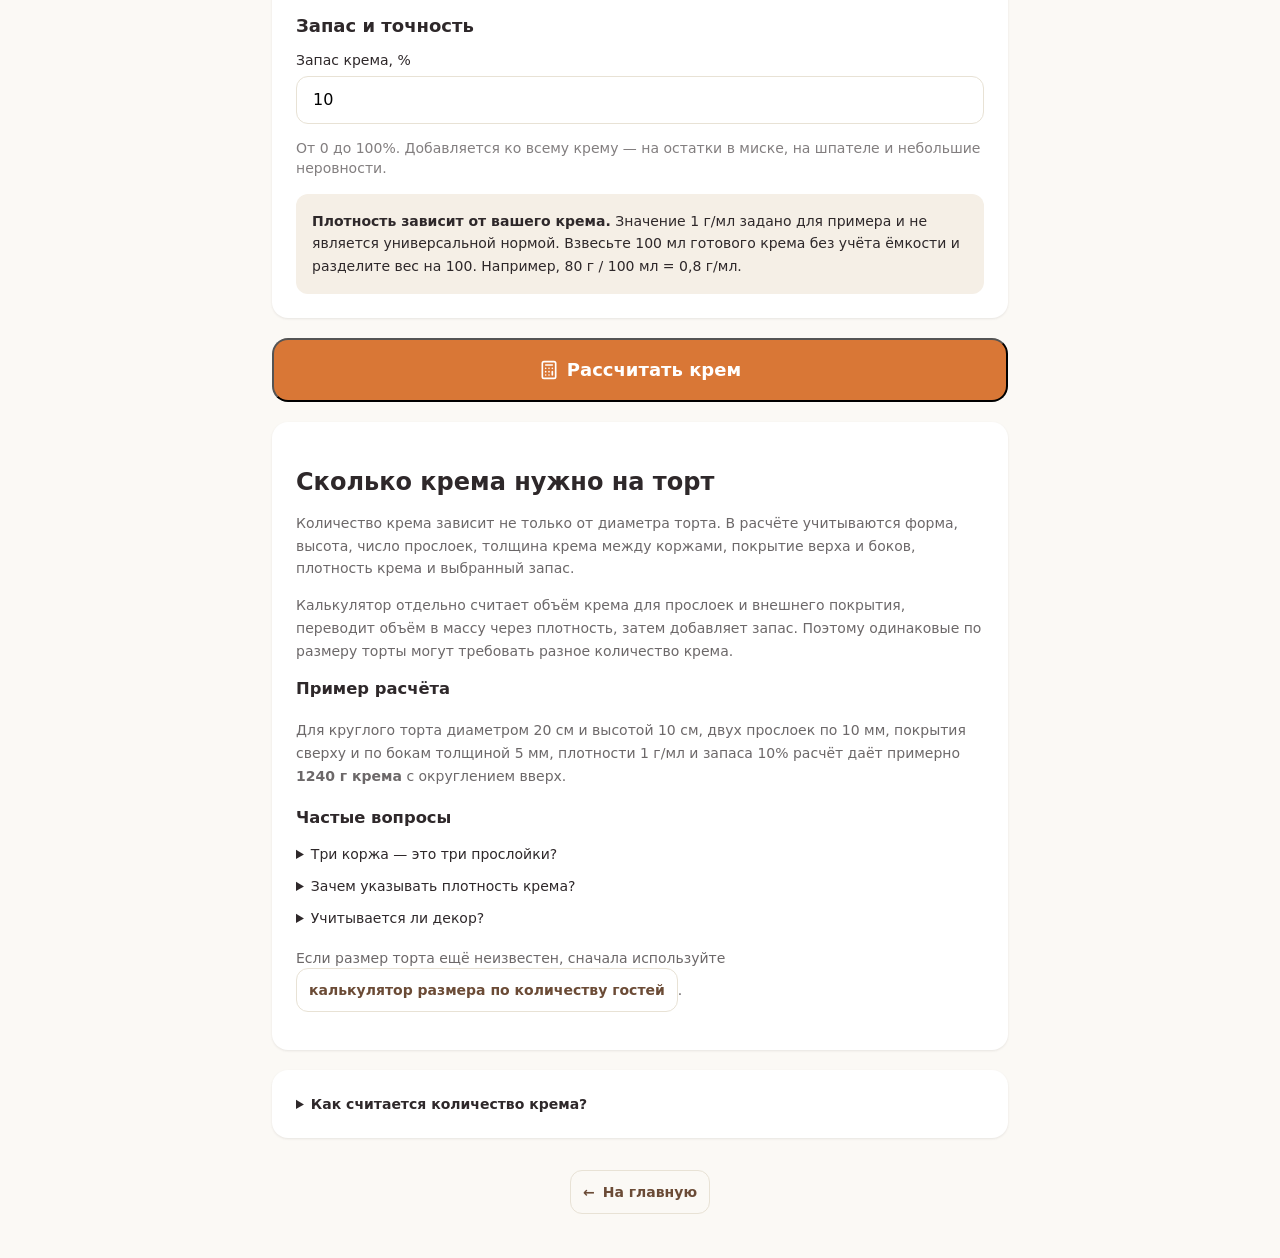
<file: creamcalc.html>
<!DOCTYPE html>
<html lang="ru">
<head>
<meta charset="UTF-8">
<meta name="viewport" content="width=device-width, initial-scale=1.0">
<title>Страница переехала | KonditerCalc</title>
<meta name="robots" content="noindex,follow">
<link rel="canonical" href="https://konditercalc.ru/raschet-krema-dlya-torta/">
<meta http-equiv="refresh" content="0; url=/raschet-krema-dlya-torta/">
<script>
(function () {
  var target = '/raschet-krema-dlya-torta/' + window.location.search + window.location.hash;
  window.location.replace(target);
})();
</script>
</head>
<body>
<p>Страница переехала: <a href="/raschet-krema-dlya-torta/">Калькулятор крема для торта</a>.</p>
</body>
</html>
</file>
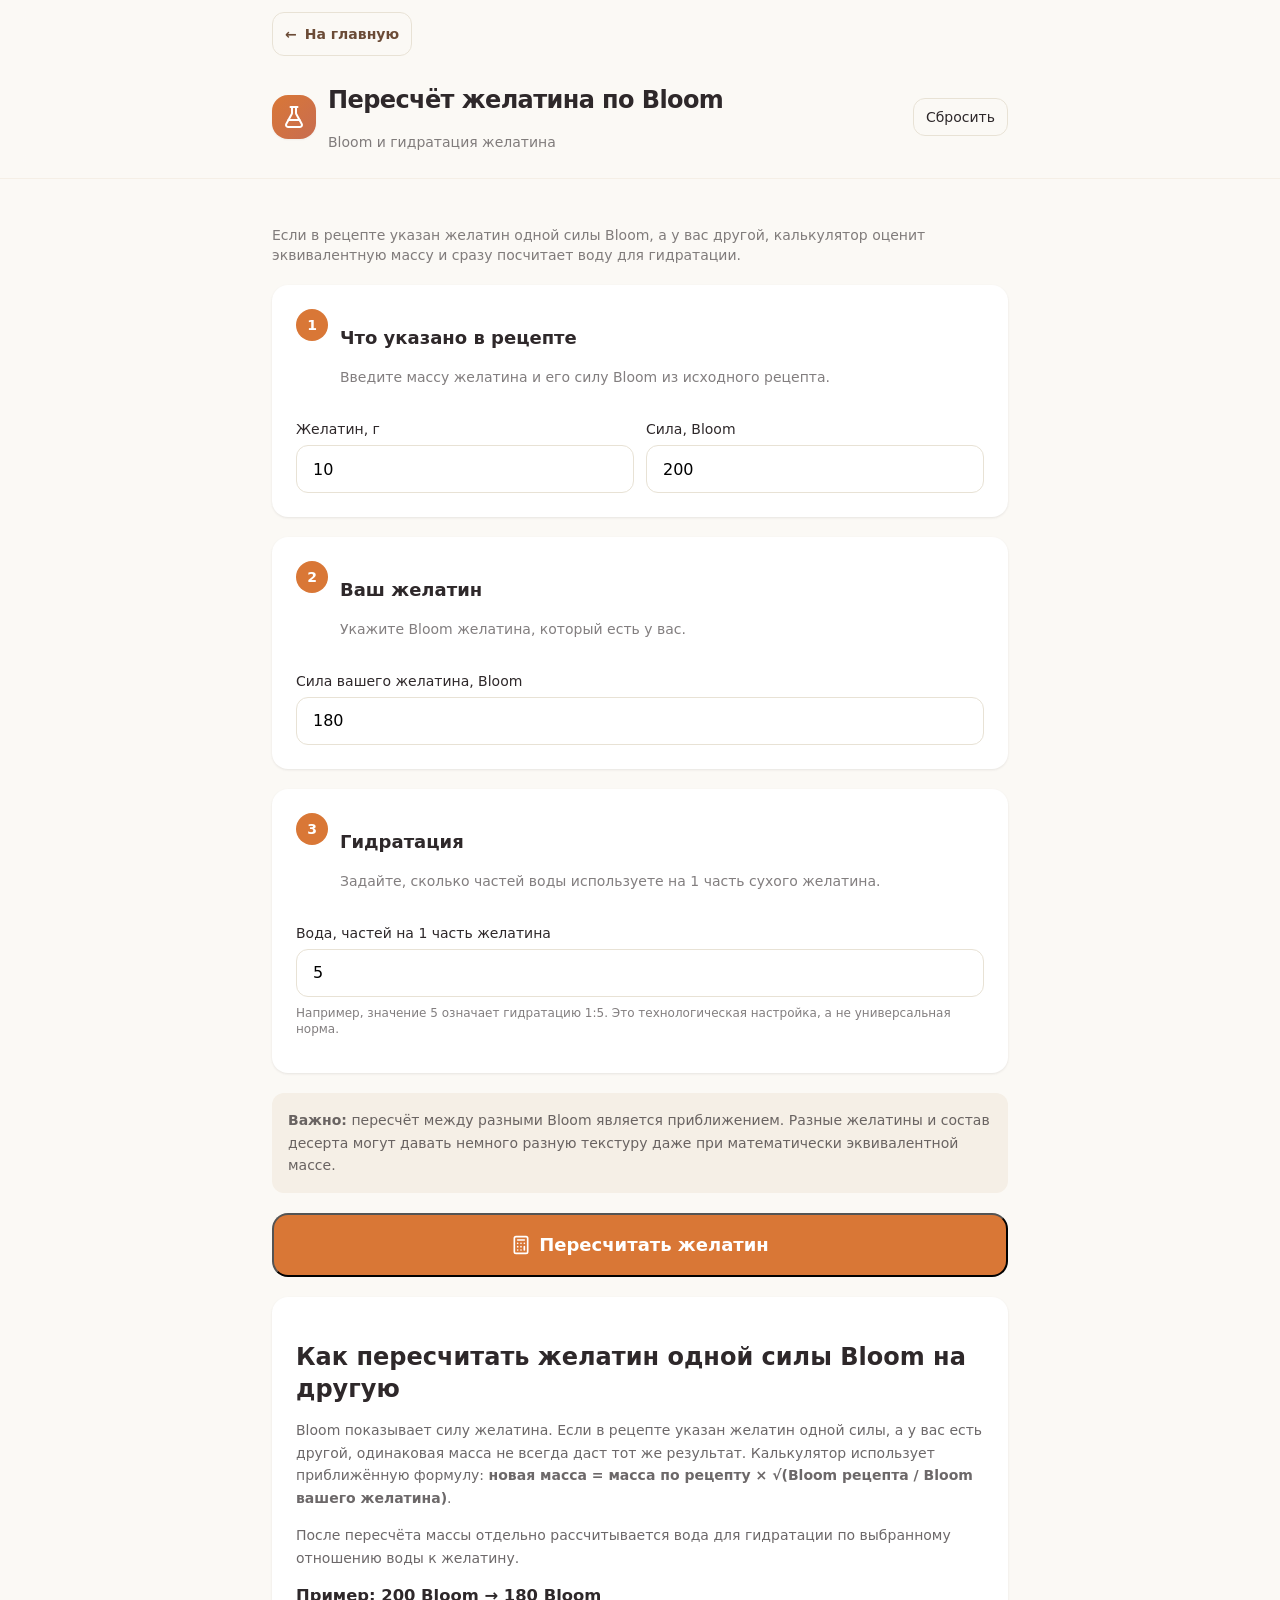
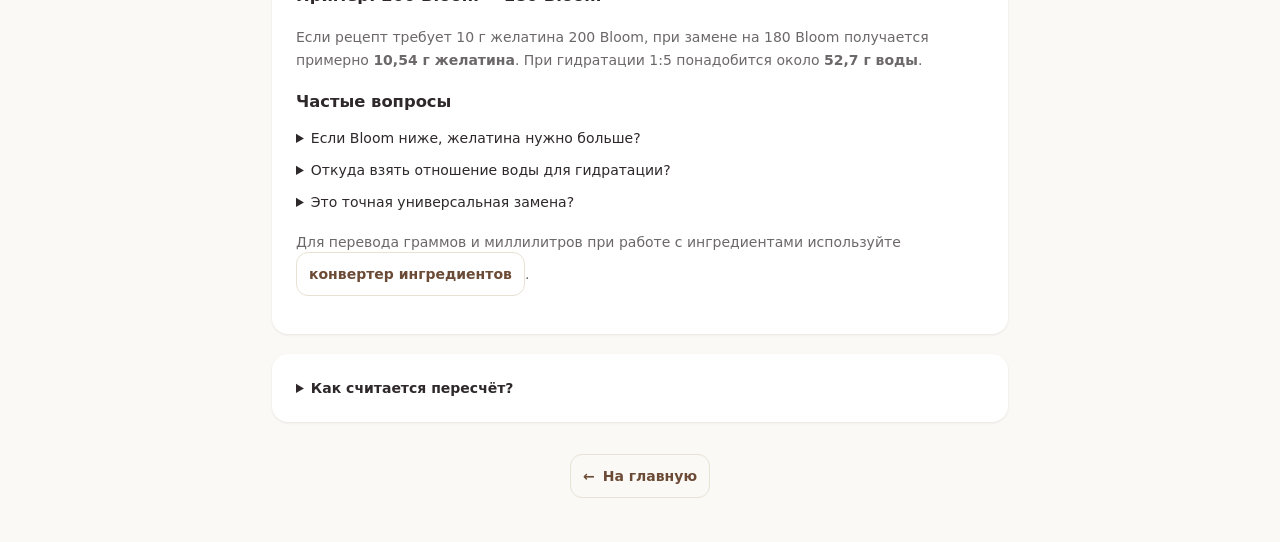
<file: gelatincalc.html>
<!DOCTYPE html>
<html lang="ru">
<head>
<meta charset="UTF-8">
<meta name="viewport" content="width=device-width, initial-scale=1.0">
<title>Страница переехала | KonditerCalc</title>
<meta name="robots" content="noindex,follow">
<link rel="canonical" href="https://konditercalc.ru/pereschet-zhelatina-bloom/">
<meta http-equiv="refresh" content="0; url=/pereschet-zhelatina-bloom/">
<script>
(function () {
  var target = '/pereschet-zhelatina-bloom/' + window.location.search + window.location.hash;
  window.location.replace(target);
})();
</script>
</head>
<body>
<p>Страница переехала: <a href="/pereschet-zhelatina-bloom/">Пересчёт желатина по Bloom</a>.</p>
</body>
</html>
</file>
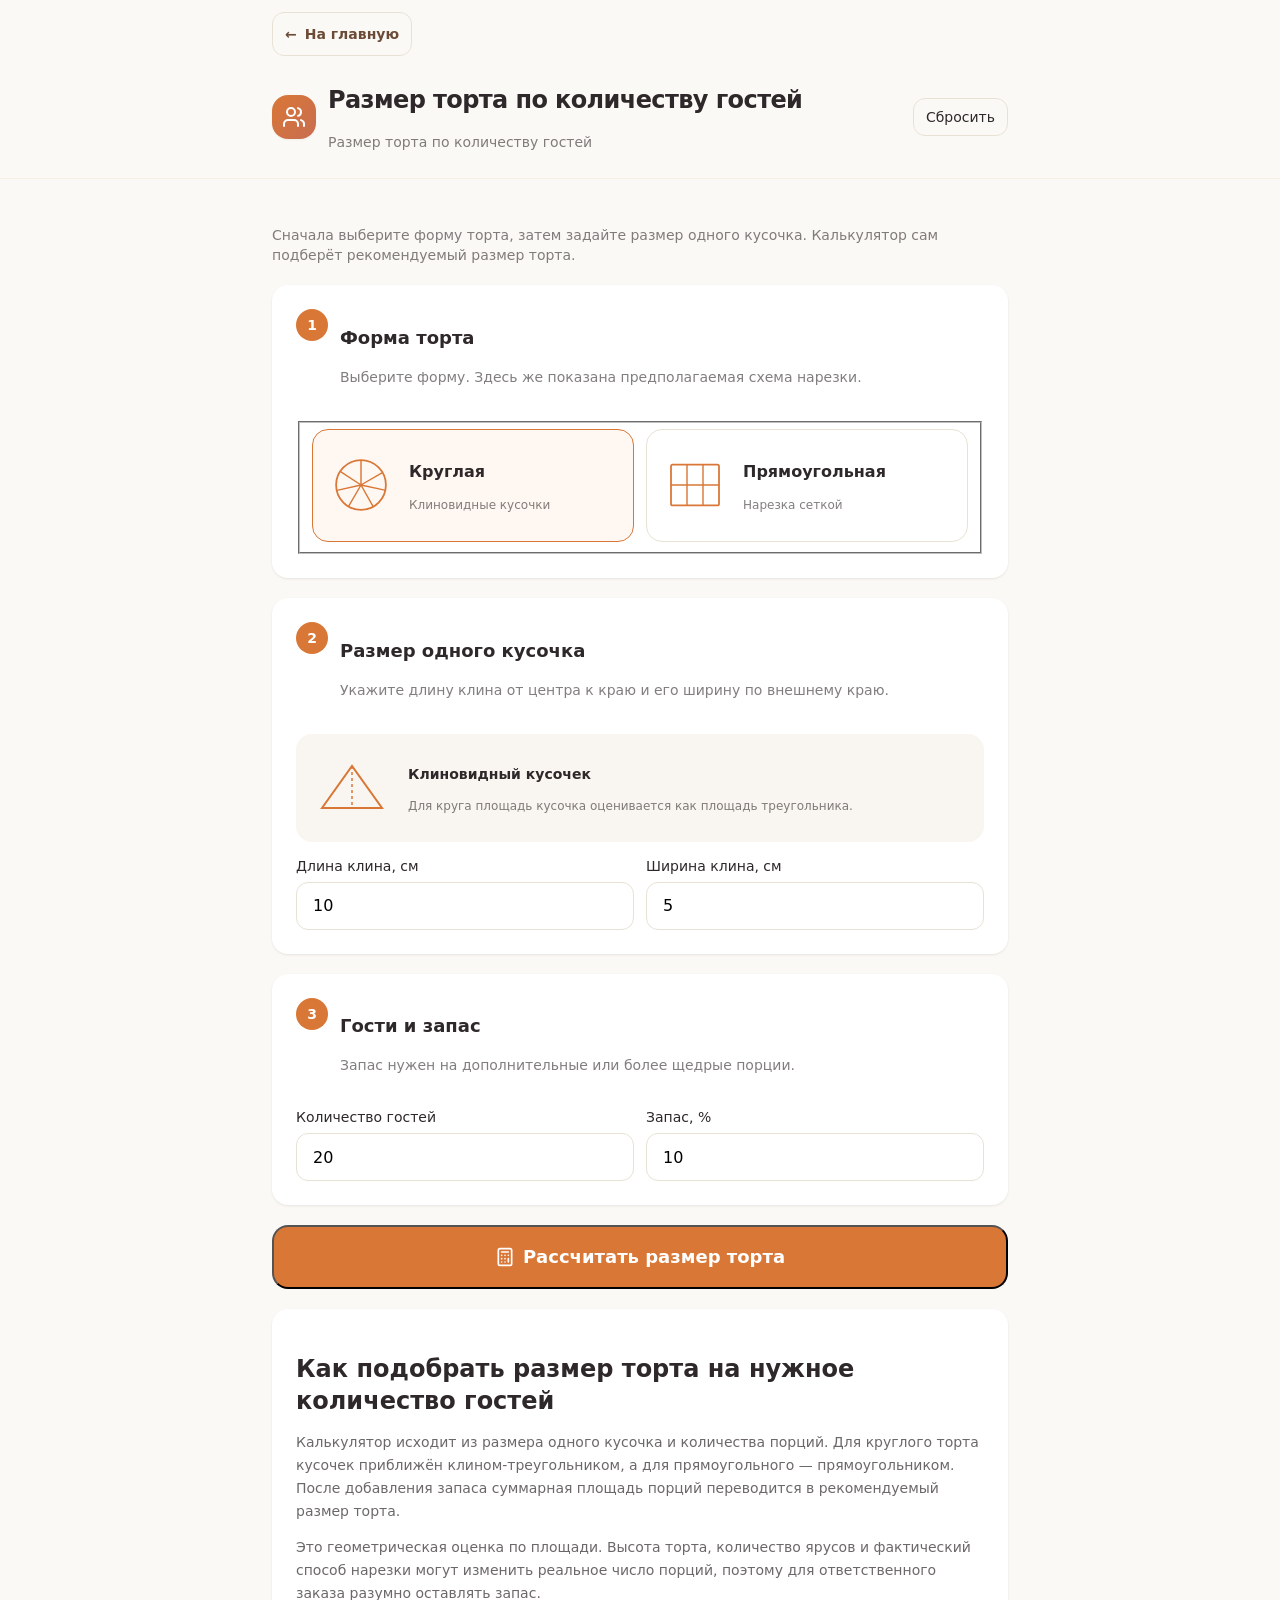
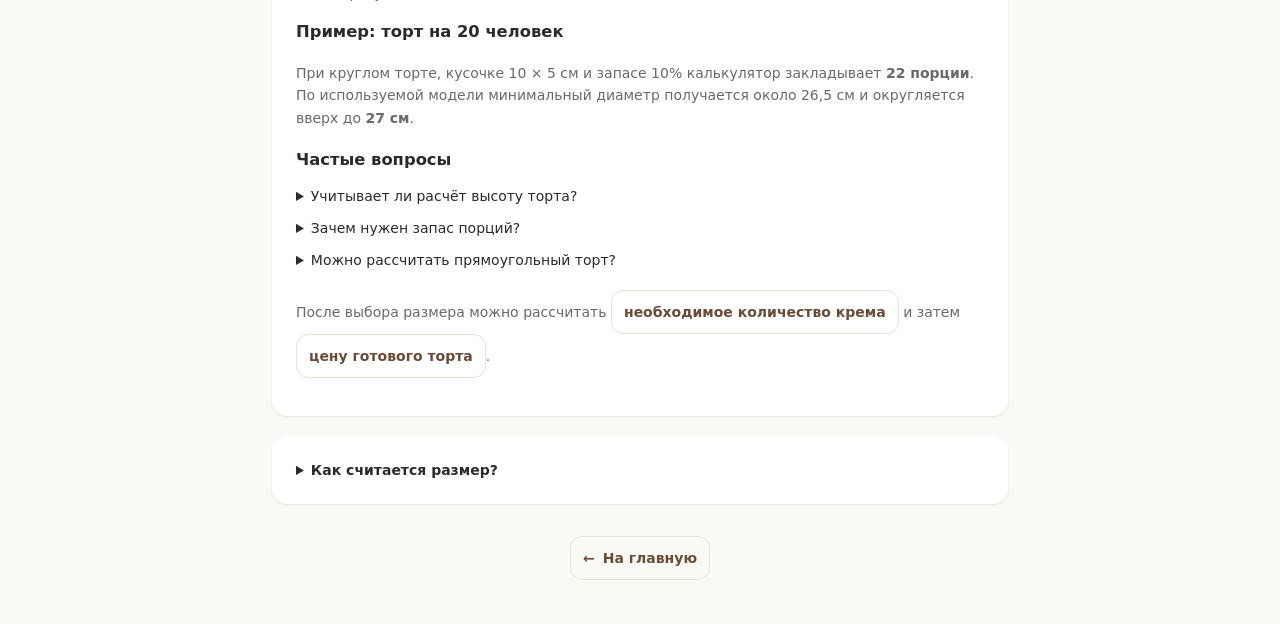
<file: portioncalc.html>
<!DOCTYPE html>
<html lang="ru">
<head>
<meta charset="UTF-8">
<meta name="viewport" content="width=device-width, initial-scale=1.0">
<title>Страница переехала | KonditerCalc</title>
<meta name="robots" content="noindex,follow">
<link rel="canonical" href="https://konditercalc.ru/razmer-torta-po-gostyam/">
<meta http-equiv="refresh" content="0; url=/razmer-torta-po-gostyam/">
<script>
(function () {
  var target = '/razmer-torta-po-gostyam/' + window.location.search + window.location.hash;
  window.location.replace(target);
})();
</script>
</head>
<body>
<p>Страница переехала: <a href="/razmer-torta-po-gostyam/">Размер торта по количеству гостей</a>.</p>
</body>
</html>
</file>
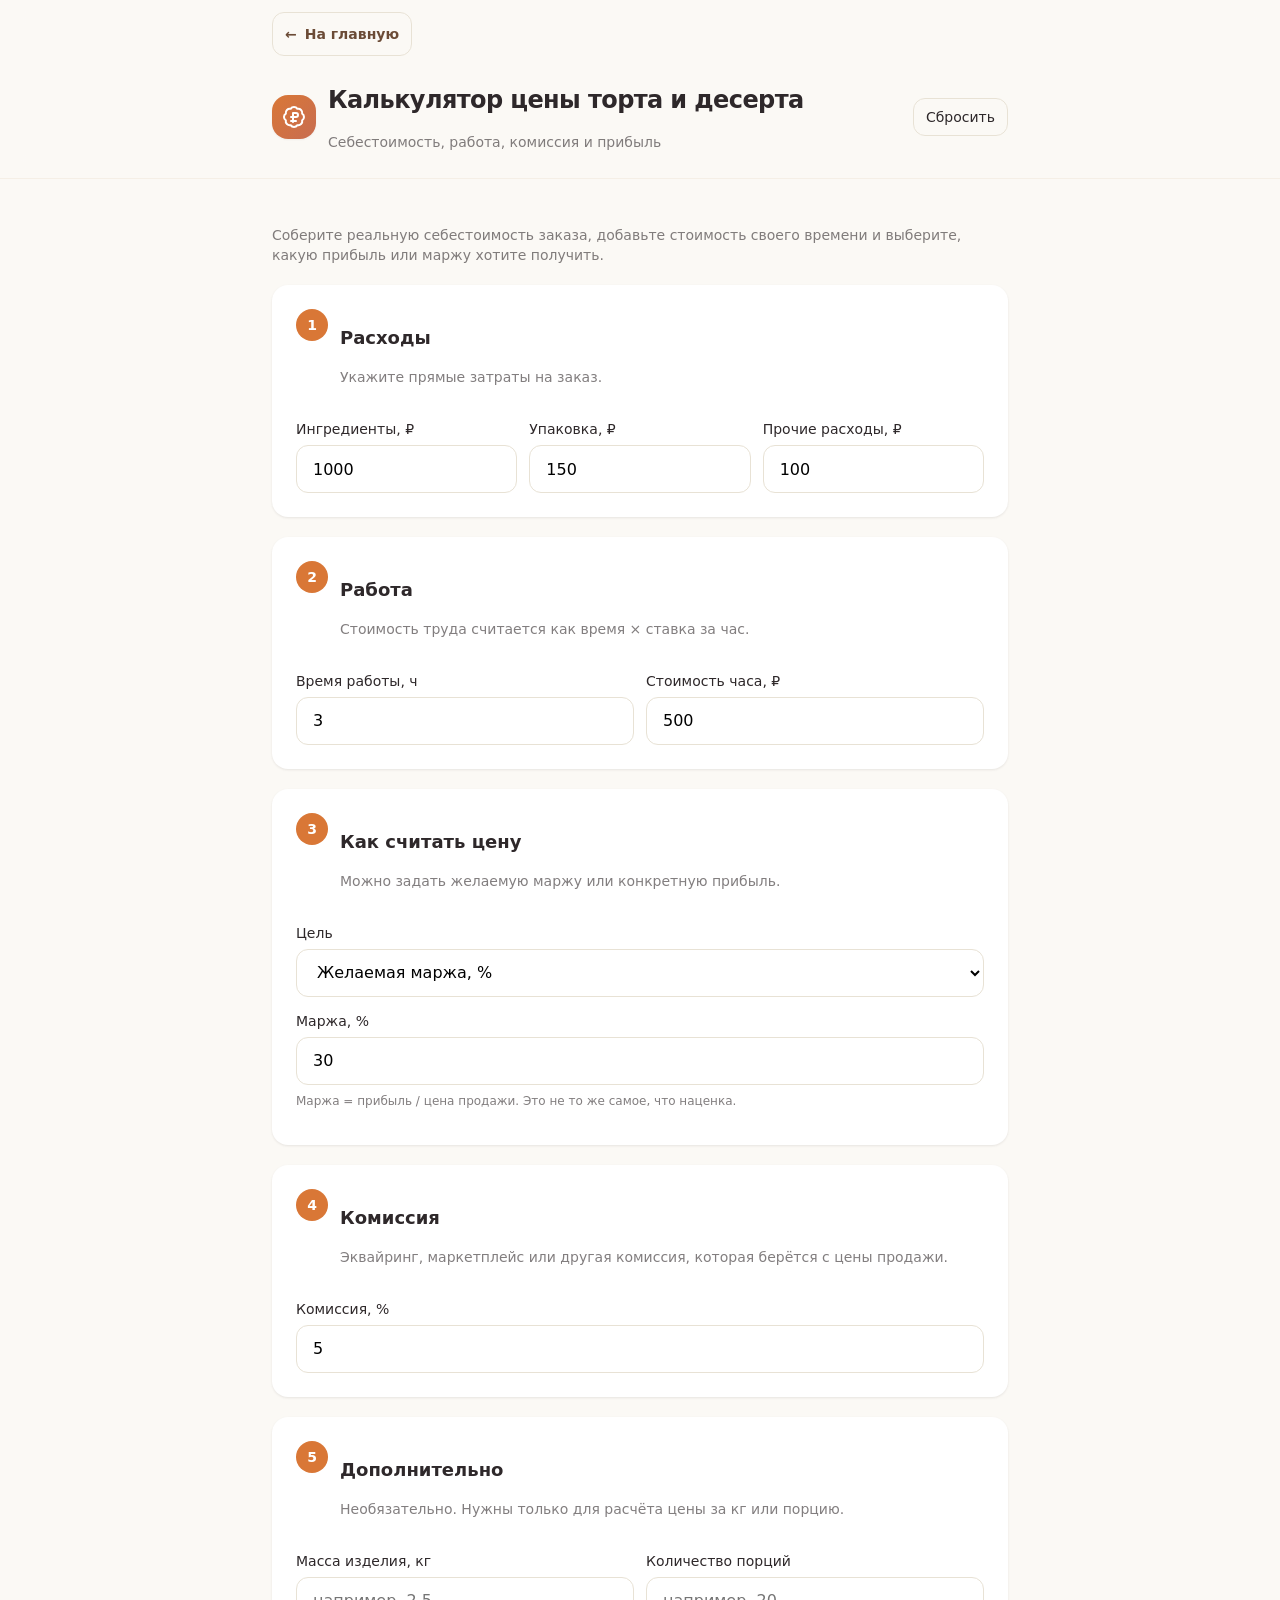
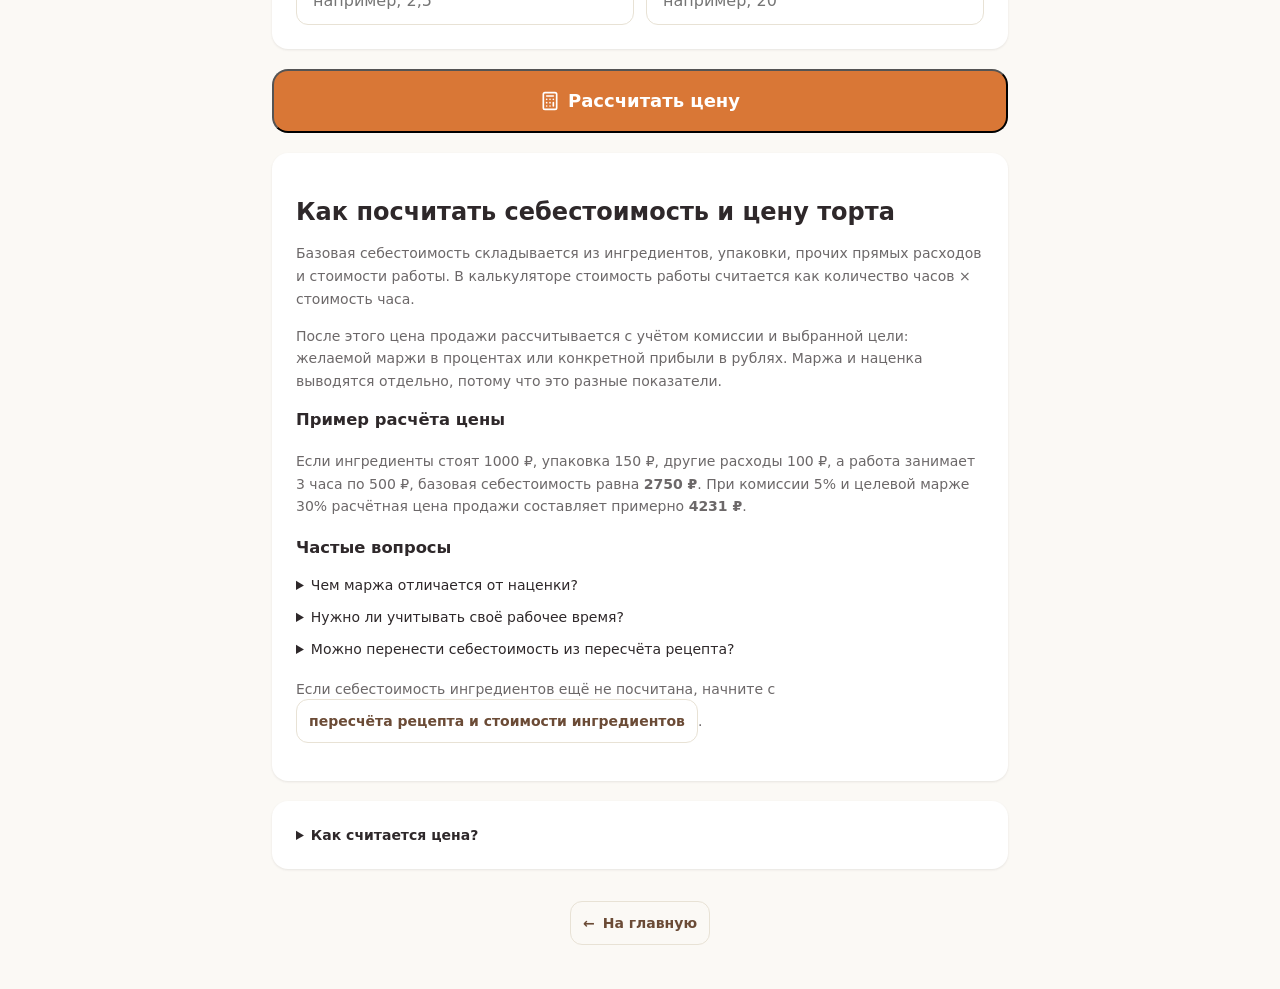
<file: pricecalc.html>
<!DOCTYPE html>
<html lang="ru">
<head>
<meta charset="UTF-8">
<meta name="viewport" content="width=device-width, initial-scale=1.0">
<title>Страница переехала | KonditerCalc</title>
<meta name="robots" content="noindex,follow">
<link rel="canonical" href="https://konditercalc.ru/raschet-ceny-torta/">
<meta http-equiv="refresh" content="0; url=/raschet-ceny-torta/">
<script>
(function () {
  var target = '/raschet-ceny-torta/' + window.location.search + window.location.hash;
  window.location.replace(target);
})();
</script>
</head>
<body>
<p>Страница переехала: <a href="/raschet-ceny-torta/">Калькулятор цены торта и десерта</a>.</p>
</body>
</html>
</file>
<file: css/styles.css>
html, body { background-color: #FBF9F5; color: #2E282A; font-family: 'Inter', system-ui, sans-serif; -webkit-tap-highlight-color: transparent; }
input[type="number"]::-webkit-outer-spin-button, input[type="number"]::-webkit-inner-spin-button { -webkit-appearance: none; margin: 0; }
input[type="number"] { -moz-appearance: textfield; }
.fade-in { animation: fadeIn 0.4s ease-out; }
@keyframes fadeIn { from { opacity: 0; transform: translateY(10px); } to { opacity: 1; transform: translateY(0); } }
.slide-up { animation: slideUp 0.5s ease-out; }
@keyframes slideUp { from { opacity: 0; transform: translateY(20px); } to { opacity: 1; transform: translateY(0); } }
.scrollbar-hide::-webkit-scrollbar { display: none; }
.scrollbar-hide { -ms-overflow-style: none; scrollbar-width: none; }
.card { background: white; border-radius: 1rem; box-shadow: 0 1px 2px rgba(46, 40, 42, 0.04), 0 1px 3px rgba(46, 40, 42, 0.06); }
.input-field { height: 48px; border: 1px solid #E8E2D5; border-radius: 0.75rem; padding: 0 1rem; font-size: 1rem; transition: all 0.2s; background: white; min-width: 0; }
.input-field:focus { outline: none; border-color: #D97736; box-shadow: 0 0 0 3px rgba(217, 119, 54, 0.12); }
.btn-primary { background: #D97736; color: white; transition: all 0.2s; }
.btn-primary:hover { background: #C86D51; }
.btn-primary:active { transform: scale(0.98); }
.btn-ghost { background: transparent; color: #2E282A; border: 1px solid #E8E2D5; transition: all 0.2s; }
.btn-ghost:hover { background: #F5EFE6; }
.tab-active { background: #D97736; color: white; }
.tab-inactive { background: #F5EFE6; color: #6B5E5A; }
.checkbox-caramel { accent-color: #D97736; }
.step-number { width: 32px; height: 32px; border-radius: 50%; background: #D97736; color: white; display: flex; align-items: center; justify-content: center; font-weight: 700; font-size: 14px; flex-shrink: 0; }
.result-table { border-collapse: separate; border-spacing: 0; }
.result-table th { background: #F5EFE6; font-weight: 600; text-transform: uppercase; font-size: 11px; letter-spacing: 0.05em; }
.result-table td, .result-table th { padding: 12px 16px; }
.result-table tr:last-child td { border-bottom: none; }
.extra-cost-row { animation: fadeIn 0.3s ease-out; }
.tool-tile { min-height: 220px; background: white; border: 1px solid #E8E2D5; border-radius: 1.25rem; padding: 1.25rem; display: flex; flex-direction: column; align-items: flex-start; text-decoration: none; color: #2E282A; box-shadow: 0 1px 2px rgba(46, 40, 42, 0.03); transition: transform 0.2s, box-shadow 0.2s, border-color 0.2s; }
.tool-tile:hover { transform: translateY(-3px); border-color: #D97736; box-shadow: 0 8px 24px rgba(46, 40, 42, 0.08); }
.tool-tile:active { transform: scale(0.98); }
.tool-icon { width: 52px; height: 52px; border-radius: 1rem; background: #F5EFE6; color: #D97736; display: flex; align-items: center; justify-content: center; margin-bottom: 1rem; }
.tool-icon svg { width: 26px; height: 26px; }
.tool-title { font-size: 1rem; font-weight: 700; line-height: 1.3; }
.tool-description { margin-top: 0.4rem; font-size: 0.8rem; line-height: 1.45; color: rgba(46, 40, 42, 0.58); }
.tool-status { margin-top: auto; padding-top: 1rem; font-size: 0.75rem; font-weight: 600; color: #D97736; }
.tool-tile-soon { cursor: default; opacity: 0.82; }
.tool-tile-soon:hover { transform: none; border-color: #E8E2D5; box-shadow: 0 1px 2px rgba(46, 40, 42, 0.03); }
.tool-tile-soon .tool-status { color: rgba(46, 40, 42, 0.4); }
@media (max-width: 767px) { body { padding-bottom: 20px; } .tool-tile { min-height: 200px; padding: 1rem; } }
@media (max-width: 420px) { .tool-tile { min-height: 190px; } .tool-description { font-size: 0.75rem; } }

/* Shared navigation: a real relative link also works on GitHub project Pages. */
.home-link { display: inline-flex; align-items: center; gap: 0.5rem; min-height: 44px; padding: 0.5rem 0.75rem; border: 1px solid #E8E2D5; border-radius: 0.75rem; color: #6B4B36; font-size: 0.875rem; font-weight: 600; text-decoration: none; }
.home-link:hover { background: #F5EFE6; border-color: #D97736; }
.home-link:focus-visible, .tool-tile:focus-visible, button:focus-visible, summary:focus-visible { outline: 3px solid #9D4E23; outline-offset: 3px; }

/* CreamCalc's form and result components. */
[hidden] { display: none !important; }
.cream-label { display: block; font-size: 0.875rem; font-weight: 500; margin-bottom: 0.5rem; }
.cream-shapes { display: grid; grid-template-columns: repeat(2, minmax(0, 1fr)); gap: 0.5rem; }
.cream-shapes label { position: relative; cursor: pointer; }
.cream-shapes input { position: absolute; opacity: 0; width: 1px; height: 1px; }
.cream-shapes span { display: flex; align-items: center; justify-content: center; min-height: 48px; padding: 0.6rem 0.4rem; background: #F5EFE6; border-radius: 0.75rem; color: #6B5E5A; font-size: 0.875rem; font-weight: 600; }
.cream-shapes input:checked + span { background: #D97736; color: white; }
.cream-shapes input:focus-visible + span { outline: 3px solid #9D4E23; outline-offset: 3px; }
.cream-check { display: flex; align-items: center; gap: 0.6rem; min-height: 44px; cursor: pointer; font-size: 0.875rem; font-weight: 600; }
.cream-check input { width: 20px; height: 20px; }
#creamForm fieldset:disabled { opacity: 0.5; }
#creamForm input:disabled { cursor: not-allowed; background: #F5EFE6; }
.input-field[aria-invalid="true"] { border-color: #B42318; }
.cream-errors { border: 1px solid #D92D20; color: #912018; background: #FFF4F2; border-radius: 0.75rem; padding: 1rem; font-size: 0.875rem; scroll-margin-top: 170px; }
.cream-errors p { font-weight: 600; }
.cream-errors ul { list-style: disc; padding-left: 1.25rem; margin-top: 0.5rem; }
.cream-errors li + li { margin-top: 0.25rem; }
.cream-results, #resultsSection { scroll-margin-top: 170px; }
.cream-breakdown > div { display: flex; align-items: baseline; justify-content: space-between; gap: 1rem; padding: 0.75rem 0; border-bottom: 1px solid #F5EFE6; font-size: 0.875rem; }
.cream-breakdown dd { text-align: right; white-space: nowrap; font-weight: 600; }
.cream-copy-text { height: auto; padding: 0.75rem; resize: vertical; }
@media (max-width: 360px) { .cream-shapes span { font-size: 0.75rem; } }
@media (prefers-reduced-motion: reduce) { *, *::before, *::after { animation: none !important; transition: none !important; scroll-behavior: auto !important; } }
</file>
<file: css/utilities.css>
/* BakeCalc local utility layer. Replaces the subset of Tailwind utilities used by the static pages. */
:root {
  --cream: #FBF9F5;
  --caramel: #D97736;
  --terracotta: #C86D51;
  --dark: #2E282A;
  --soft: #F5EFE6;
}
* { box-sizing: border-box; }
body { margin: 0; }
button, input, select, textarea { font: inherit; }
button { cursor: pointer; }
img, svg { display: block; }

/* Display */
.hidden { display: none !important; }
.block { display: block; }
.flex { display: flex; }
.inline-flex { display: inline-flex; }
.grid { display: grid; }
.flex-col { flex-direction: column; }
.flex-wrap { flex-wrap: wrap; }
.flex-1 { flex: 1 1 0%; }
.shrink-0, .flex-shrink-0 { flex-shrink: 0; }
.items-start { align-items: flex-start; }
.items-center { align-items: center; }
.items-baseline { align-items: baseline; }
.justify-center { justify-content: center; }
.justify-between { justify-content: space-between; }
.text-left { text-align: left; }
.text-center { text-align: center; }
.text-right { text-align: right; }
.relative { position: relative; }
.absolute { position: absolute; }
.fixed { position: fixed; }
.sticky { position: sticky; }
.top-0 { top: 0; }
.top-4 { top: 1rem; }
.left-1\/2 { left: 50%; }
.z-30 { z-index: 30; }
.z-50 { z-index: 50; }

/* Sizing */
.w-full { width: 100%; }
.max-w-full { max-width: 100%; }
.w-4 { width: 1rem; }
.w-5 { width: 1.25rem; }
.w-6 { width: 1.5rem; }
.w-7 { width: 1.75rem; }
.w-8 { width: 2rem; }
.w-10 { width: 2.5rem; }
.w-11 { width: 2.75rem; }
.w-14 { width: 3.5rem; }
.w-16 { width: 4rem; }
.w-20 { width: 5rem; }
.w-24 { width: 6rem; }
.h-4 { height: 1rem; }
.h-5 { height: 1.25rem; }
.h-6 { height: 1.5rem; }
.h-7 { height: 1.75rem; }
.h-8 { height: 2rem; }
.h-10 { height: 2.5rem; }
.h-11 { height: 2.75rem; }
.h-12 { height: 3rem; }
.h-14 { height: 3.5rem; }
.h-16 { height: 4rem; }
.min-h-0 { min-height: 0; }
.min-h-screen { min-height: 100vh; }
.min-w-0 { min-width: 0; }
.max-w-2xl { max-width: 42rem; }
.max-w-3xl { max-width: 48rem; }
.max-w-5xl { max-width: 64rem; }

/* Spacing */
.mx-auto { margin-left: auto; margin-right: auto; }
.my-0 { margin-top: 0; margin-bottom: 0; }
.mt-1 { margin-top: .25rem; }
.mt-2 { margin-top: .5rem; }
.mt-3 { margin-top: .75rem; }
.mt-4 { margin-top: 1rem; }
.mt-5 { margin-top: 1.25rem; }
.mt-8 { margin-top: 2rem; }
.mb-1 { margin-bottom: .25rem; }
.mb-2 { margin-bottom: .5rem; }
.mb-3 { margin-bottom: .75rem; }
.mb-4 { margin-bottom: 1rem; }
.mb-5 { margin-bottom: 1.25rem; }
.mb-8 { margin-bottom: 2rem; }
.-mt-2 { margin-top: -.5rem; }
.-mx-5 { margin-left: -1.25rem; margin-right: -1.25rem; }
.p-1 { padding: .25rem; }
.p-3 { padding: .75rem; }
.p-4 { padding: 1rem; }
.p-5 { padding: 1.25rem; }
.px-2 { padding-left: .5rem; padding-right: .5rem; }
.px-3 { padding-left: .75rem; padding-right: .75rem; }
.px-4 { padding-left: 1rem; padding-right: 1rem; }
.px-5 { padding-left: 1.25rem; padding-right: 1.25rem; }
.py-2 { padding-top: .5rem; padding-bottom: .5rem; }
.py-2\.5 { padding-top: .625rem; padding-bottom: .625rem; }
.py-3 { padding-top: .75rem; padding-bottom: .75rem; }
.py-4 { padding-top: 1rem; padding-bottom: 1rem; }
.py-5 { padding-top: 1.25rem; padding-bottom: 1.25rem; }
.pr-1 { padding-right: .25rem; }
.pr-2 { padding-right: .5rem; }
.pl-1 { padding-left: .25rem; }
.pl-2 { padding-left: .5rem; }
.pt-2 { padding-top: .5rem; }
.pt-4 { padding-top: 1rem; }
.gap-1\.5 { gap: .375rem; }
.gap-2 { gap: .5rem; }
.gap-3 { gap: .75rem; }
.gap-4 { gap: 1rem; }
.space-y-2 > :not([hidden]) ~ :not([hidden]) { margin-top: .5rem; }
.space-y-3 > :not([hidden]) ~ :not([hidden]) { margin-top: .75rem; }
.space-y-5 > :not([hidden]) ~ :not([hidden]) { margin-top: 1.25rem; }

/* Grid */
.grid-cols-1 { grid-template-columns: repeat(1,minmax(0,1fr)); }
.grid-cols-2 { grid-template-columns: repeat(2,minmax(0,1fr)); }
.grid-cols-\[1fr_auto\] { grid-template-columns: 1fr auto; }

/* Typography */
.font-sans { font-family: system-ui, -apple-system, BlinkMacSystemFont, 'Segoe UI', Roboto, Arial, sans-serif; }
.font-normal { font-weight: 400; }
.font-medium { font-weight: 500; }
.font-semibold { font-weight: 600; }
.font-bold { font-weight: 700; }
.text-xs { font-size: .75rem; line-height: 1rem; }
.text-sm { font-size: .875rem; line-height: 1.25rem; }
.text-base { font-size: 1rem; line-height: 1.5rem; }
.text-lg { font-size: 1.125rem; line-height: 1.75rem; }
.text-xl { font-size: 1.25rem; line-height: 1.75rem; }
.text-2xl { font-size: 1.5rem; line-height: 2rem; }
.text-4xl { font-size: 2.25rem; line-height: 2.5rem; }
.text-5xl { font-size: 3rem; line-height: 1; }
.leading-relaxed { line-height: 1.625; }
.tracking-tight { letter-spacing: -.025em; }
.tracking-wider { letter-spacing: .05em; }
.uppercase { text-transform: uppercase; }
.truncate { overflow: hidden; text-overflow: ellipsis; white-space: nowrap; }
.whitespace-nowrap { white-space: nowrap; }

/* Colors */
.bg-white { background-color: #fff; }
.bg-cream { background-color: var(--cream); }
.bg-soft { background-color: var(--soft); }
.bg-soft\/40 { background-color: rgba(245,239,230,.4); }
.bg-soft\/60 { background-color: rgba(245,239,230,.6); }
.bg-caramel\/10 { background-color: rgba(217,119,54,.1); }
.bg-dark { background-color: var(--dark); }
.text-white { color: #fff; }
.text-cream { color: var(--cream); }
.text-dark { color: var(--dark); }
.text-caramel { color: var(--caramel); }
.text-red-500 { color: #ef4444; }
.text-dark\/30 { color: rgba(46,40,42,.3); }
.text-dark\/40 { color: rgba(46,40,42,.4); }
.text-dark\/50 { color: rgba(46,40,42,.5); }
.text-dark\/60 { color: rgba(46,40,42,.6); }
.text-dark\/70 { color: rgba(46,40,42,.7); }
.bg-gradient-to-br { background-image: linear-gradient(to bottom right,var(--caramel),var(--terracotta)); }
.from-caramel, .to-terracotta { }

/* Borders / radius / shadow */
.border { border-width: 1px; border-style: solid; }
.border-b { border-bottom-width: 1px; border-bottom-style: solid; }
.border-t { border-top-width: 1px; border-top-style: solid; }
.border-soft { border-color: var(--soft); }
.border-soft\/60 { border-color: rgba(245,239,230,.6); }
.border-dark\/10 { border-color: rgba(46,40,42,.1); }
.border-red-200 { border-color: #fecaca; }
.rounded-xl { border-radius: .75rem; }
.rounded-2xl { border-radius: 1rem; }
.rounded-full { border-radius: 9999px; }
.rounded-tl-xl { border-top-left-radius: .75rem; }
.rounded-tr-xl { border-top-right-radius: .75rem; }
.shadow-sm { box-shadow: 0 1px 2px rgba(0,0,0,.05); }
.shadow-md { box-shadow: 0 4px 6px -1px rgba(0,0,0,.1),0 2px 4px -2px rgba(0,0,0,.1); }
.shadow-lg { box-shadow: 0 10px 15px -3px rgba(0,0,0,.1),0 4px 6px -4px rgba(0,0,0,.1); }

/* Overflow / interaction */
.overflow-hidden { overflow: hidden; }
.overflow-x-hidden { overflow-x: hidden; }
.overflow-x-auto { overflow-x: auto; }
.cursor-pointer { cursor: pointer; }
.select-none { user-select: none; }
.pointer-events-none { pointer-events: none; }
.opacity-0 { opacity: 0; }
.opacity-100 { opacity: 1; }
.transition-all { transition: all .2s; }
.transition-colors { transition: color .2s,background-color .2s,border-color .2s; }
.transition-transform { transition: transform .2s; }
.duration-300 { transition-duration: .3s; }
.backdrop-blur-md { backdrop-filter: blur(12px); -webkit-backdrop-filter: blur(12px); }
.bg-cream\/90 { background-color: rgba(251,249,245,.9); }
.translate-y-\[-200\%\] { transform: translateY(-200%); }
.translate-y-0 { transform: translateY(0); }
.-translate-x-1\/2 { transform: translateX(-50%); }

/* Screen reader only */
.sr-only { position: absolute; width: 1px; height: 1px; padding: 0; margin: -1px; overflow: hidden; clip: rect(0,0,0,0); white-space: nowrap; border: 0; }

/* Important modifiers used by legacy dynamic markup */
.\!h-10 { height: 2.5rem !important; }
.\!h-11 { height: 2.75rem !important; }
.\!text-sm { font-size: .875rem !important; line-height: 1.25rem !important; }
.\!px-2 { padding-left: .5rem !important; padding-right: .5rem !important; }

/* Hover states */
.hover\:bg-red-50:hover { background-color: #fef2f2; }
.hover\:text-red-500:hover { color: #ef4444; }
.hover\:text-caramel:hover { color: var(--caramel); }
.hover\:border-caramel:hover { border-color: var(--caramel); }
.hover\:shadow-lg:hover { box-shadow: 0 10px 15px -3px rgba(0,0,0,.1),0 4px 6px -4px rgba(0,0,0,.1); }
.group:hover .group-hover\:text-caramel { color: var(--caramel); }

/* Responsive utilities used by the pages */
@media (min-width: 640px) {
  .sm\:grid-cols-2 { grid-template-columns: repeat(2,minmax(0,1fr)); }
  .sm\:grid-cols-3 { grid-template-columns: repeat(3,minmax(0,1fr)); }
  .sm\:flex-row { flex-direction: row; }
  .sm\:flex-nowrap { flex-wrap: nowrap; }
  .sm\:w-28 { width: 7rem; }
  .sm\:order-none { order: 0; }
  .sm\:inline { display: inline; }
}
@media (min-width: 768px) {
  .md\:grid-cols-3 { grid-template-columns: repeat(3,minmax(0,1fr)); }
  .md\:text-sm { font-size: .875rem; line-height: 1.25rem; }
  .md\:text-2xl { font-size: 1.5rem; line-height: 2rem; }
  .md\:text-4xl { font-size: 2.25rem; line-height: 2.5rem; }
  .md\:text-5xl { font-size: 3rem; line-height: 1; }
  .md\:p-6 { padding: 1.5rem; }
  .md\:px-6 { padding-left: 1.5rem; padding-right: 1.5rem; }
  .md\:py-8 { padding-top: 2rem; padding-bottom: 2rem; }
  .md\:py-12 { padding-top: 3rem; padding-bottom: 3rem; }
  .md\:mb-10 { margin-bottom: 2.5rem; }
  .md\:mt-10 { margin-top: 2.5rem; }
  .md\:-mx-6 { margin-left: -1.5rem; margin-right: -1.5rem; }
}


/* Coverage-complete utilities discovered by CI after Tailwind removal. */
.box-border { box-sizing: border-box; }
.items-end { align-items: flex-end; }
.order-1 { order: 1; }
.order-2 { order: 2; }
.order-3 { order: 3; }
.py-8 { padding-top: 2rem; padding-bottom: 2rem; }
.py-10 { padding-top: 2.5rem; padding-bottom: 2.5rem; }
.text-dark\/20 { color: rgba(46,40,42,.2); }

/* PortionCalc components moved into the shared local CSS layer. */
.portion-shape-card { border: 1px solid #E8E2D5; border-radius: 1rem; padding: 1rem; cursor: pointer; background: #fff; transition: border-color .2s, background .2s; }
.portion-shape-card:hover { border-color: var(--caramel); }
.portion-shape-active { border-color: var(--caramel); background: #FFF8F2; }
.portion-shape-card input { position: absolute; opacity: 0; pointer-events: none; }

@media (min-width: 768px) {
  .md\:gap-5 { gap: 1.25rem; }
  .md\:text-base { font-size: 1rem; line-height: 1.5rem; }
}
</file>
